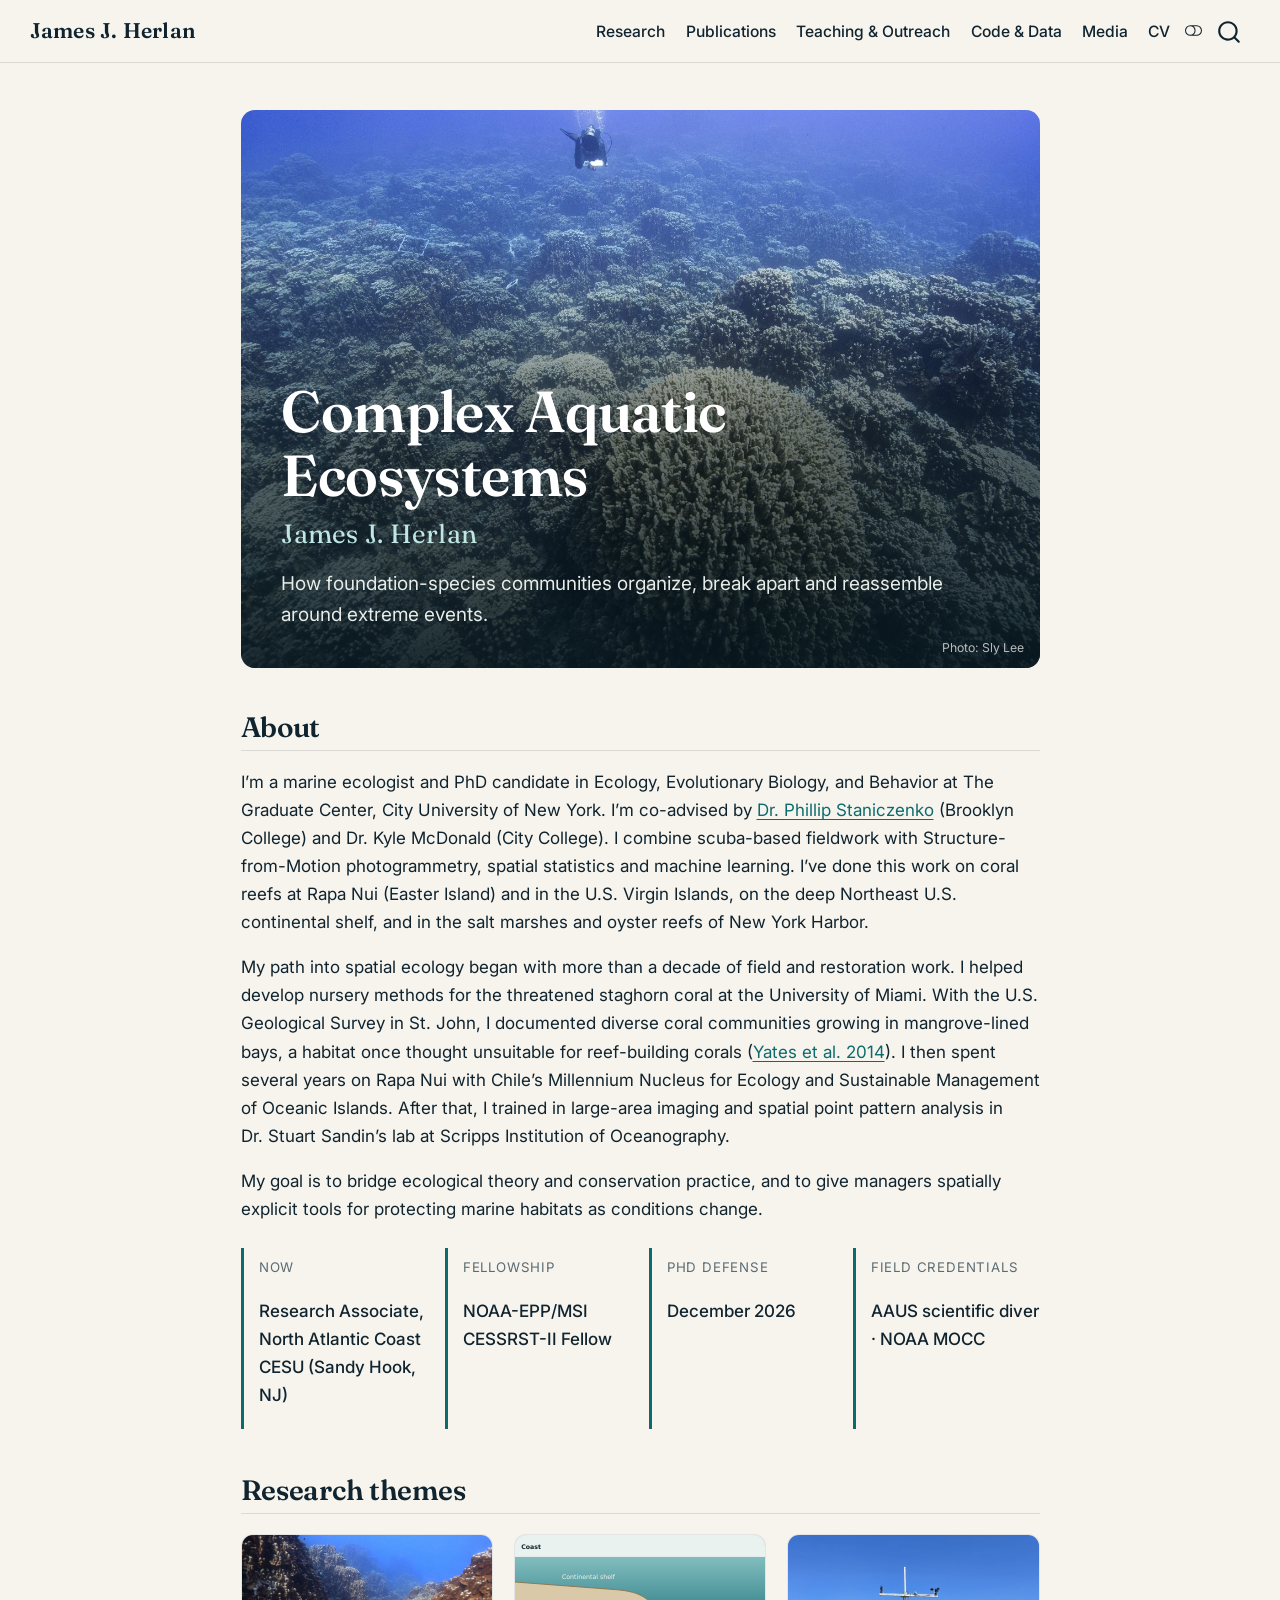
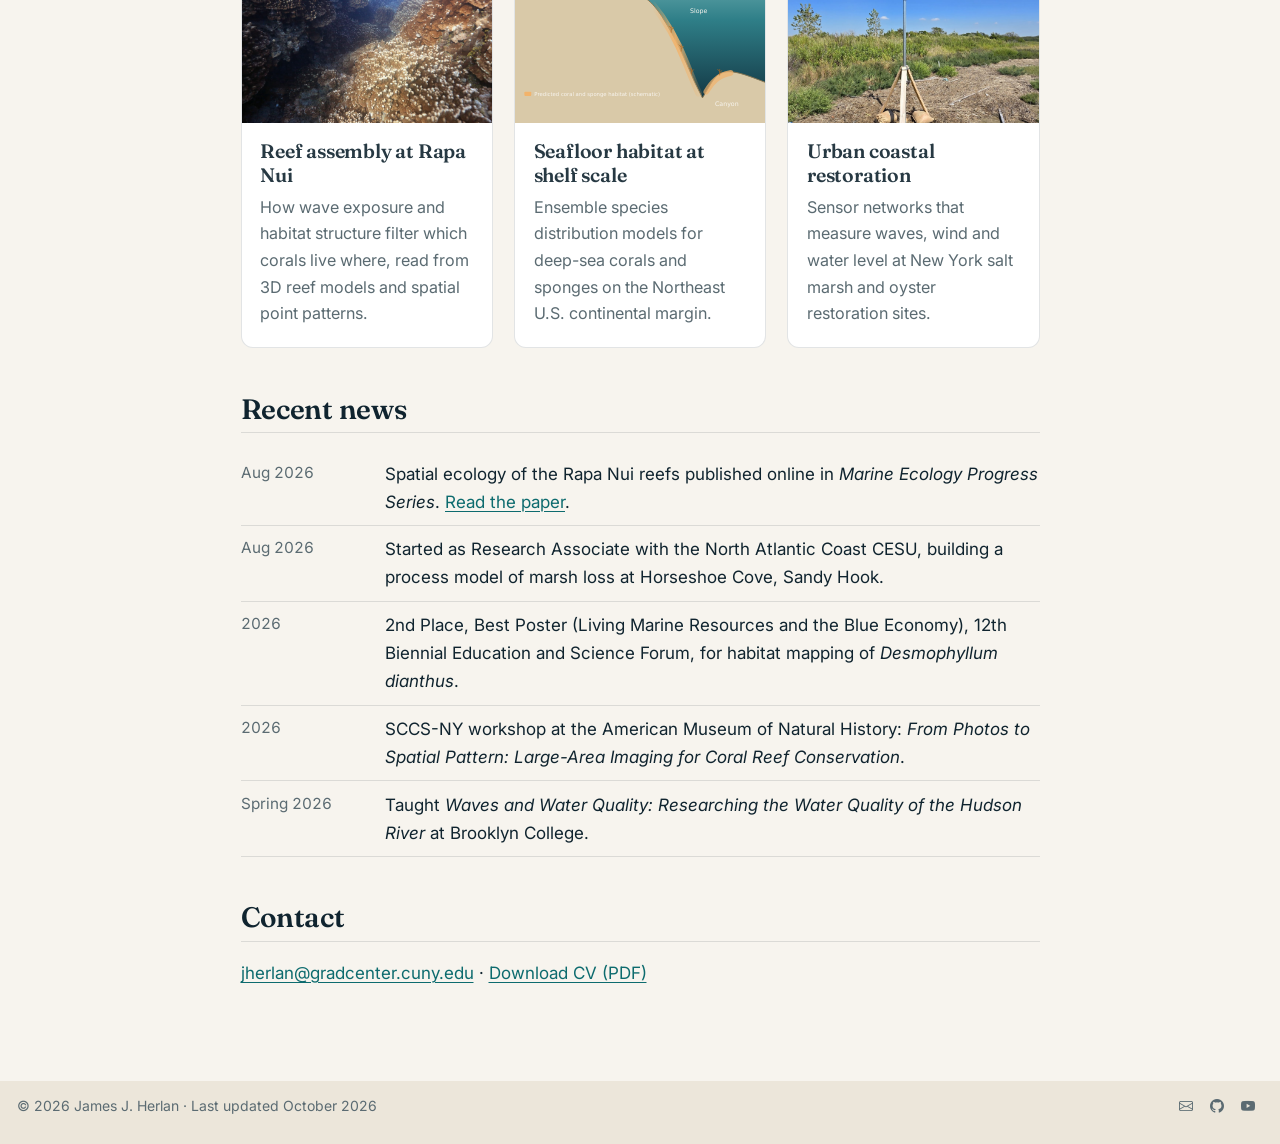
<file: index.html>
<!DOCTYPE html>
<html xmlns="http://www.w3.org/1999/xhtml" lang="en" xml:lang="en"><head>

<meta charset="utf-8">
<meta name="generator" content="quarto-1.10.19">

<meta name="viewport" content="width=device-width, initial-scale=1.0, user-scalable=yes">

<meta name="description" content="Complex Aquatic Ecosystems: how foundation-species communities organize, break apart and reassemble around extreme events.">

<title>James J. Herlan · Complex Aquatic Ecosystems – James J. Herlan</title>
<style>
/* Default styles provided by pandoc.
** See https://pandoc.org/MANUAL.html#variables-for-html for config info.
*/
span.smallcaps{font-variant: small-caps;}
div.columns{display: flex; gap: 1.5em;}
div.column{flex: auto;}
@media screen {
div.columns{gap: min(4vw, 1.5em);}
div.column{overflow-x: auto;}
}
div.hanging-indent{margin-left: 1.5em; text-indent: -1.5em;}
ul.task-list{list-style: none;}
ul.task-list li input[type="checkbox"] {
  width: 0.8em;
  margin: 0 0.8em 0.2em -1em; /* quarto-specific, see https://github.com/quarto-dev/quarto-cli/issues/4556 */ 
  vertical-align: middle;
}
</style>


<script src="site_libs/quarto-nav/quarto-nav.js"></script>
<script src="site_libs/quarto-nav/headroom.min.js"></script>
<script src="site_libs/clipboard/clipboard.min.js"></script>
<script src="site_libs/quarto-search/autocomplete.umd.js"></script>
<script src="site_libs/quarto-search/fuse.min.js"></script>
<script src="site_libs/quarto-search/quarto-search.js"></script>
<meta name="quarto:offset" content="./">
<link href="./images/favicon.svg" rel="icon" type="image/svg+xml">
<script src="site_libs/quarto-html/quarto.js" type="module"></script>
<script src="site_libs/quarto-html/tabsets/tabsets.js" type="module"></script>
<script src="site_libs/quarto-html/popper.min.js"></script>
<script src="site_libs/quarto-html/tippy.umd.min.js"></script>
<link href="site_libs/quarto-html/tippy.css" rel="stylesheet">
<link href="site_libs/quarto-html/quarto-syntax-highlighting-bf27225e3a48a9273f3daa8f8e829971.css" rel="stylesheet" class="quarto-color-scheme" id="quarto-text-highlighting-styles">
<link href="site_libs/quarto-html/quarto-syntax-highlighting-dark-b626d73c4c936ccc3cb08be7d45d1df6.css" rel="stylesheet" class="quarto-color-scheme quarto-color-alternate" id="quarto-text-highlighting-styles">
<link href="site_libs/quarto-html/quarto-syntax-highlighting-bf27225e3a48a9273f3daa8f8e829971.css" rel="stylesheet" class="quarto-color-scheme-extra" id="quarto-text-highlighting-styles">
<script src="site_libs/bootstrap/bootstrap.min.js"></script>
<link href="site_libs/bootstrap/bootstrap-icons.css" rel="stylesheet">
<link href="site_libs/bootstrap/bootstrap-4995d220564330cc428f97568db1d78e.min.css" rel="stylesheet" append-hash="true" class="quarto-color-scheme" id="quarto-bootstrap" data-mode="light">
<link href="site_libs/bootstrap/bootstrap-dark-8c39c5db3395a95e699b9a64133fe088.min.css" rel="stylesheet" append-hash="true" class="quarto-color-scheme quarto-color-alternate" id="quarto-bootstrap" data-mode="dark">
<link href="site_libs/bootstrap/bootstrap-4995d220564330cc428f97568db1d78e.min.css" rel="stylesheet" append-hash="true" class="quarto-color-scheme-extra" id="quarto-bootstrap" data-mode="light">
<script id="quarto-search-options" type="application/json">{
  "location": "navbar",
  "copy-button": false,
  "collapse-after": 3,
  "panel-placement": "end",
  "type": "overlay",
  "limit": 50,
  "keyboard-shortcut": [
    "f",
    "/",
    "s"
  ],
  "show-item-context": false,
  "language": {
    "search-no-results-text": "No results",
    "search-matching-documents-text": "matching documents",
    "search-copy-link-title": "Copy link to search",
    "search-hide-matches-text": "Hide additional matches",
    "search-more-match-text": "more match in this document",
    "search-more-matches-text": "more matches in this document",
    "search-clear-button-title": "Clear",
    "search-text-placeholder": "",
    "search-detached-cancel-button-title": "Cancel",
    "search-submit-button-title": "Submit",
    "search-label": "Search"
  }
}</script>
<style>html{ scroll-behavior: smooth; }</style>


<link rel="stylesheet" href="styles/site.css">
<meta property="og:title" content="James J. Herlan · Complex Aquatic Ecosystems">
<meta property="og:description" content="Complex Aquatic Ecosystems: how foundation-species communities organize, break apart and reassemble around extreme events.">
<meta property="og:image" content="https://jjherlan.github.io/images/reef-diver.jpg">
<meta property="og:site_name" content="James J. Herlan">
<meta name="twitter:title" content="James J. Herlan · Complex Aquatic Ecosystems">
<meta name="twitter:description" content="Complex Aquatic Ecosystems: how foundation-species communities organize, break apart and reassemble around extreme events.">
<meta name="twitter:image" content="https://jjherlan.github.io/images/reef-slope.jpg">
<meta name="twitter:image:alt" content="Massive Porites and branching Pocillopora corals on a reef slope.">
<meta name="twitter:card" content="summary_large_image">
</head>

<body class="nav-fixed fullcontent quarto-light"><script id="quarto-html-before-body" type="application/javascript">
    const toggleBodyColorMode = (bsSheetEl) => {
      const mode = bsSheetEl.getAttribute("data-mode");
      const bodyEl = window.document.querySelector("body");
      if (mode === "dark") {
        bodyEl.classList.add("quarto-dark");
        bodyEl.classList.remove("quarto-light");
      } else {
        bodyEl.classList.add("quarto-light");
        bodyEl.classList.remove("quarto-dark");
      }
    }
    const toggleBodyColorPrimary = () => {
      const bsSheetEl = window.document.querySelector("link#quarto-bootstrap:not([rel=disabled-stylesheet])");
      if (bsSheetEl) {
        toggleBodyColorMode(bsSheetEl);
      }
    }
    const setColorSchemeToggle = (alternate) => {
      const toggles = window.document.querySelectorAll('.quarto-color-scheme-toggle');
      for (let i=0; i < toggles.length; i++) {
        const toggle = toggles[i];
        if (toggle) {
          if (alternate) {
            toggle.classList.add("alternate");
          } else {
            toggle.classList.remove("alternate");
          }
        }
      }
    };
    const toggleColorMode = (alternate) => {
      // Switch the stylesheets
      const primaryStylesheets = window.document.querySelectorAll('link.quarto-color-scheme:not(.quarto-color-alternate)');
      const alternateStylesheets = window.document.querySelectorAll('link.quarto-color-scheme.quarto-color-alternate');
      manageTransitions('#quarto-margin-sidebar .nav-link', false);
      if (alternate) {
        // note: dark is layered on light, we don't disable primary!
        enableStylesheet(alternateStylesheets);
        for (const sheetNode of alternateStylesheets) {
          if (sheetNode.id === "quarto-bootstrap") {
            toggleBodyColorMode(sheetNode);
          }
        }
      } else {
        disableStylesheet(alternateStylesheets);
        enableStylesheet(primaryStylesheets)
        toggleBodyColorPrimary();
      }
      manageTransitions('#quarto-margin-sidebar .nav-link', true);
      // Switch the toggles
      setColorSchemeToggle(alternate)
      // Hack to workaround the fact that safari doesn't
      // properly recolor the scrollbar when toggling (#1455)
      if (navigator.userAgent.indexOf('Safari') > 0 && navigator.userAgent.indexOf('Chrome') == -1) {
        manageTransitions("body", false);
        window.scrollTo(0, 1);
        setTimeout(() => {
          window.scrollTo(0, 0);
          manageTransitions("body", true);
        }, 40);
      }
    }
    const disableStylesheet = (stylesheets) => {
      for (let i=0; i < stylesheets.length; i++) {
        const stylesheet = stylesheets[i];
        stylesheet.rel = 'disabled-stylesheet';
      }
    }
    const enableStylesheet = (stylesheets) => {
      for (let i=0; i < stylesheets.length; i++) {
        const stylesheet = stylesheets[i];
        if(stylesheet.rel !== 'stylesheet') { // for Chrome, which will still FOUC without this check
          stylesheet.rel = 'stylesheet';
        }
      }
    }
    const manageTransitions = (selector, allowTransitions) => {
      const els = window.document.querySelectorAll(selector);
      for (let i=0; i < els.length; i++) {
        const el = els[i];
        if (allowTransitions) {
          el.classList.remove('notransition');
        } else {
          el.classList.add('notransition');
        }
      }
    }
    const isFileUrl = () => {
      return window.location.protocol === 'file:';
    }
    const hasAlternateSentinel = () => {
      let styleSentinel = getColorSchemeSentinel();
      if (styleSentinel !== null) {
        return styleSentinel === "alternate";
      } else {
        return false;
      }
    }
    const setStyleSentinel = (alternate) => {
      const value = alternate ? "alternate" : "default";
      if (!isFileUrl()) {
        window.localStorage.setItem("quarto-color-scheme", value);
      } else {
        localAlternateSentinel = value;
      }
    }
    const getColorSchemeSentinel = () => {
      if (!isFileUrl()) {
        const storageValue = window.localStorage.getItem("quarto-color-scheme");
        return storageValue != null ? storageValue : localAlternateSentinel;
      } else {
        return localAlternateSentinel;
      }
    }
    const toggleGiscusIfUsed = (isAlternate, darkModeDefault) => {
      const baseTheme = document.querySelector('#giscus-base-theme')?.value ?? 'light';
      const alternateTheme = document.querySelector('#giscus-alt-theme')?.value ?? 'dark';
      let newTheme = '';
      if(authorPrefersDark) {
        newTheme = isAlternate ? baseTheme : alternateTheme;
      } else {
        newTheme = isAlternate ? alternateTheme : baseTheme;
      }
      const changeGiscusTheme = () => {
        // From: https://github.com/giscus/giscus/issues/336
        const sendMessage = (message) => {
          const iframe = document.querySelector('iframe.giscus-frame');
          if (!iframe) return;
          iframe.contentWindow.postMessage({ giscus: message }, 'https://giscus.app');
        }
        sendMessage({
          setConfig: {
            theme: newTheme
          }
        });
      }
      const isGiscussLoaded = window.document.querySelector('iframe.giscus-frame') !== null;
      if (isGiscussLoaded) {
        changeGiscusTheme();
      }
    };
    const authorPrefersDark = false;
    const queryPrefersDark = window.matchMedia('(prefers-color-scheme: dark)');
    const darkModeDefault = queryPrefersDark.matches;
      document.querySelector('link#quarto-text-highlighting-styles.quarto-color-scheme-extra').rel = 'disabled-stylesheet';
      document.querySelector('link#quarto-bootstrap.quarto-color-scheme-extra').rel = 'disabled-stylesheet';
    let localAlternateSentinel = darkModeDefault ? 'alternate' : 'default';
    // Dark / light mode switch
    window.quartoToggleColorScheme = () => {
      // Read the current dark / light value
      let toAlternate = !hasAlternateSentinel();
      toggleColorMode(toAlternate);
      setStyleSentinel(toAlternate);
      toggleGiscusIfUsed(toAlternate, darkModeDefault);
      window.dispatchEvent(new Event('resize'));
    };
    queryPrefersDark.addEventListener("change", e => {
      if(window.localStorage.getItem("quarto-color-scheme") !== null)
        return;
      const alternate = e.matches
      toggleColorMode(alternate);
      localAlternateSentinel = e.matches ? 'alternate' : 'default'; // this is used alongside local storage!
      toggleGiscusIfUsed(alternate, darkModeDefault);
    });
    // Switch to dark mode if need be
    if (hasAlternateSentinel()) {
      toggleColorMode(true);
    } else {
      toggleColorMode(false);
    }
  </script>

<div id="quarto-search-results"></div>
  <header id="quarto-header" class="headroom fixed-top">
    <nav class="navbar navbar-expand-lg " data-bs-theme="dark">
      <div class="navbar-container container-fluid">
      <div class="navbar-brand-container mx-auto">
    <a class="navbar-brand" href="./index.html">
    <span class="navbar-title">James J. Herlan</span>
    </a>
  </div>
            <div id="quarto-search" class="" title="Search"></div>
          <button class="navbar-toggler" type="button" data-bs-toggle="collapse" data-bs-target="#navbarCollapse" aria-controls="navbarCollapse" role="menu" aria-expanded="false" aria-label="Toggle navigation" onclick="if (window.quartoToggleHeadroom) { window.quartoToggleHeadroom(); }">
  <span class="navbar-toggler-icon"></span>
</button>
          <div class="collapse navbar-collapse" id="navbarCollapse">
            <ul class="navbar-nav navbar-nav-scroll me-auto">
</ul>
            <ul class="navbar-nav navbar-nav-scroll ms-auto">
  <li class="nav-item">
    <a class="nav-link" href="./research.html"> 
<span class="menu-text">Research</span></a>
  </li>  
  <li class="nav-item">
    <a class="nav-link" href="./publications.html"> 
<span class="menu-text">Publications</span></a>
  </li>  
  <li class="nav-item">
    <a class="nav-link" href="./teaching.html"> 
<span class="menu-text">Teaching &amp; Outreach</span></a>
  </li>  
  <li class="nav-item">
    <a class="nav-link" href="./code.html"> 
<span class="menu-text">Code &amp; Data</span></a>
  </li>  
  <li class="nav-item">
    <a class="nav-link" href="./media.html"> 
<span class="menu-text">Media</span></a>
  </li>  
  <li class="nav-item">
    <a class="nav-link" href="./cv.html"> 
<span class="menu-text">CV</span></a>
  </li>  
</ul>
          </div> <!-- /navcollapse -->
            <div class="quarto-navbar-tools">
  <a href="" class="quarto-color-scheme-toggle quarto-navigation-tool  px-1" onclick="window.quartoToggleColorScheme(); return false;" title="Toggle dark mode"><i class="bi"></i></a>
</div>
      </div> <!-- /container-fluid -->
    </nav>
</header>
<!-- content -->
<div id="quarto-content" class="quarto-container page-columns page-rows-contents page-layout-article page-navbar">
<!-- sidebar -->
<!-- margin-sidebar -->
    
<!-- main -->
<main class="content" id="quarto-document-content"><header id="title-block-header" class="quarto-title-block"></header>





<div class="hero" style="background-image: url('images/reef-diver.jpg');" role="img" aria-label="A diver swims above a shallow coral reef with a large coral colony in the foreground.">
<div class="hero-text">
<p class="hero-name" role="heading" aria-level="1">
Complex Aquatic Ecosystems
</p>
<p><span class="lab">James J. Herlan</span></p>
<p>How foundation-species communities organize, break apart and reassemble around extreme events.</p>
</div>
<p><span class="hero-credit">Photo: Sly Lee</span></p>
</div>
<section id="about" class="level2">
<h2 data-anchor-id="about">About</h2>
<p>I’m a marine ecologist and PhD candidate in Ecology, Evolutionary Biology, and Behavior at The Graduate Center, City University of New York. I’m co-advised by <a href="https://staniczenkoresearch.net">Dr.&nbsp;Phillip Staniczenko</a> (Brooklyn College) and Dr.&nbsp;Kyle McDonald (City College). I combine scuba-based fieldwork with Structure-from-Motion photogrammetry, spatial statistics and machine learning. I’ve done this work on coral reefs at Rapa Nui (Easter Island) and in the U.S. Virgin Islands, on the deep Northeast U.S. continental shelf, and in the salt marshes and oyster reefs of New York Harbor.</p>
<p>My path into spatial ecology began with more than a decade of field and restoration work. I helped develop nursery methods for the threatened staghorn coral at the University of Miami. With the U.S. Geological Survey in St.&nbsp;John, I documented diverse coral communities growing in mangrove-lined bays, a habitat once thought unsuitable for reef-building corals (<a href="https://doi.org/10.5194/bg-11-4321-2014">Yates et al.&nbsp;2014</a>). I then spent several years on Rapa Nui with Chile’s Millennium Nucleus for Ecology and Sustainable Management of Oceanic Islands. After that, I trained in large-area imaging and spatial point pattern analysis in Dr.&nbsp;Stuart Sandin’s lab at Scripps Institution of Oceanography.</p>
<p>My goal is to bridge ecological theory and conservation practice, and to give managers spatially explicit tools for protecting marine habitats as conditions change.</p>
<div class="facts">
<div class="fact">
<p><span class="k">Now</span></p>
<p><span class="v">Research Associate, North Atlantic Coast CESU (Sandy Hook, NJ)</span></p>
</div>
<div class="fact">
<p><span class="k">Fellowship</span></p>
<p><span class="v">NOAA-EPP/MSI CESSRST-II Fellow</span></p>
</div>
<div class="fact">
<p><span class="k">PhD defense</span></p>
<p><span class="v">December 2026</span></p>
</div>
<div class="fact">
<p><span class="k">Field credentials</span></p>
<p><span class="v">AAUS scientific diver · NOAA MOCC</span></p>
</div>
</div>
</section>
<section id="research-themes" class="level2">
<h2 data-anchor-id="research-themes">Research themes</h2>
<div class="theme-grid">
  <a class="theme-card" href="research.html#reef-assembly-at-rapa-nui">
    <img src="images/reef-slope.jpg" alt="Massive Porites and branching Pocillopora corals on a reef slope." loading="lazy">
    <div class="body"><h3>Reef assembly at Rapa Nui</h3>
    <p>How wave exposure and habitat structure filter which corals live where, read from 3D reef models and spatial point patterns.</p></div>
  </a>
  <a class="theme-card" href="research.html#seafloor-habitat-at-shelf-scale">
    <img src="images/shelf-schematic.svg" alt="Diagram of the continental shelf, slope and canyon with predicted coral and sponge habitat shaded." loading="lazy">
    <div class="body"><h3>Seafloor habitat at shelf scale</h3>
    <p>Ensemble species distribution models for deep-sea corals and sponges on the Northeast U.S. continental margin.</p></div>
  </a>
  <a class="theme-card" href="research.html#urban-coastal-restoration">
    <img src="images/saltmarsh-wind-station.jpg" alt="A wind and weather sensor station on a tripod in a salt marsh." loading="lazy">
    <div class="body"><h3>Urban coastal restoration</h3>
    <p>Sensor networks that measure waves, wind and water level at New York salt marsh and oyster restoration sites.</p></div>
  </a>
</div>
</section>
<section id="recent-news" class="level2">
<h2 data-anchor-id="recent-news">Recent news</h2>
<ul class="news">
<li>
<span class="when">Aug 2026</span><span>Spatial ecology of the Rapa Nui reefs published online in <em>Marine Ecology Progress Series</em>. <a href="https://doi.org/10.3354/meps15300">Read the paper</a>.</span>
</li>
<li>
<span class="when">Aug 2026</span><span>Started as Research Associate with the North Atlantic Coast CESU, building a process model of marsh loss at Horseshoe Cove, Sandy Hook.</span>
</li>
<li>
<span class="when">2026</span><span>2nd Place, Best Poster (Living Marine Resources and the Blue Economy), 12th Biennial Education and Science Forum, for habitat mapping of <em>Desmophyllum dianthus</em>.</span>
</li>
<li>
<span class="when">2026</span><span>SCCS-NY workshop at the American Museum of Natural History: <em>From Photos to Spatial Pattern: Large-Area Imaging for Coral Reef Conservation</em>.</span>
</li>
<li>
<span class="when">Spring 2026</span><span>Taught <em>Waves and Water Quality: Researching the Water Quality of the Hudson River</em> at Brooklyn College.</span>
</li>
</ul>
</section>
<section id="contact" class="level2">
<h2 data-anchor-id="contact">Contact</h2>
<p><a href="mailto:jherlan@gradcenter.cuny.edu">jherlan@gradcenter.cuny.edu</a> · <a href="files/Herlan_CV.pdf">Download CV (PDF)</a></p>


</section>

<a onclick="window.scrollTo(0, 0); return false;" role="button" id="quarto-back-to-top"><i class="bi bi-arrow-up"></i> Back to top</a></main> <!-- /main -->
<script id="quarto-html-after-body" type="application/javascript">
  window.document.addEventListener("DOMContentLoaded", function (event) {
    // Ensure there is a toggle, if there isn't float one in the top right
    if (window.document.querySelector('.quarto-color-scheme-toggle') === null) {
      const a = window.document.createElement('a');
      a.classList.add('top-right');
      a.classList.add('quarto-color-scheme-toggle');
      a.href = "";
      a.onclick = function() { try { window.quartoToggleColorScheme(); } catch {} return false; };
      const i = window.document.createElement("i");
      i.classList.add('bi');
      a.appendChild(i);
      window.document.body.appendChild(a);
    }
    setColorSchemeToggle(hasAlternateSentinel())
    const isCodeAnnotation = (el) => {
      for (const clz of el.classList) {
        if (clz.startsWith('code-annotation-')) {                     
          return true;
        }
      }
      return false;
    }
    const onCopySuccess = function(e) {
      // button target
      const button = e.trigger;
      // don't keep focus
      button.blur();
      // flash "checked"
      button.classList.add('code-copy-button-checked');
      var currentTitle = button.getAttribute("title");
      button.setAttribute("title", "Copied!");
      let tooltip;
      if (window.bootstrap) {
        button.setAttribute("data-bs-toggle", "tooltip");
        button.setAttribute("data-bs-placement", "left");
        button.setAttribute("data-bs-title", "Copied!");
        tooltip = new bootstrap.Tooltip(button, 
          { trigger: "manual", 
            customClass: "code-copy-button-tooltip",
            offset: [0, -8]});
        tooltip.show();    
      }
      setTimeout(function() {
        if (tooltip) {
          tooltip.hide();
          button.removeAttribute("data-bs-title");
          button.removeAttribute("data-bs-toggle");
          button.removeAttribute("data-bs-placement");
        }
        button.setAttribute("title", currentTitle);
        button.classList.remove('code-copy-button-checked');
      }, 1000);
      // clear code selection
      e.clearSelection();
    }
    const getTextToCopy = function(trigger) {
      const outerScaffold = trigger.parentElement.cloneNode(true);
      const codeEl = outerScaffold.querySelector('code');
      for (const childEl of codeEl.children) {
        if (isCodeAnnotation(childEl)) {
          childEl.remove();
        }
      }
      return codeEl.innerText;
    }
    const clipboard = new window.ClipboardJS('.code-copy-button:not([data-in-quarto-modal])', {
      text: getTextToCopy
    });
    clipboard.on('success', onCopySuccess);
    if (window.document.getElementById('quarto-embedded-source-code-modal')) {
      const clipboardModal = new window.ClipboardJS('.code-copy-button[data-in-quarto-modal]', {
        text: getTextToCopy,
        container: window.document.getElementById('quarto-embedded-source-code-modal')
      });
      clipboardModal.on('success', onCopySuccess);
    }
      var localhostRegex = new RegExp(/^(?:http|https):\/\/localhost\:?[0-9]*\//);
      var mailtoRegex = new RegExp(/^mailto:/);
        var filterRegex = new RegExp("https:\/\/jjherlan\.github\.io");
      var isInternal = (href) => {
          return filterRegex.test(href) || localhostRegex.test(href) || mailtoRegex.test(href);
      }
      // Inspect non-navigation links and adorn them if external
     var links = window.document.querySelectorAll('a[href]:not(.nav-link):not(.navbar-brand):not(.toc-action):not(.sidebar-link):not(.sidebar-item-toggle):not(.pagination-link):not(.no-external):not([aria-hidden]):not(.dropdown-item):not(.quarto-navigation-tool):not(.about-link)');
      for (var i=0; i<links.length; i++) {
        const link = links[i];
        if (!isInternal(link.href)) {
          // undo the damage that might have been done by quarto-nav.js in the case of
          // links that we want to consider external
          if (link.dataset.originalHref !== undefined) {
            link.href = link.dataset.originalHref;
          }
            // target, if specified
            link.setAttribute("target", "_blank");
            if (link.getAttribute("rel") === null) {
              link.setAttribute("rel", "noopener");
            }
        }
      }
    function tippyHover(el, contentFn, onTriggerFn, onUntriggerFn) {
      const config = {
        allowHTML: true,
        maxWidth: 500,
        delay: 100,
        arrow: false,
        appendTo: function(el) {
            return el.parentElement;
        },
        interactive: true,
        interactiveBorder: 10,
        theme: 'quarto',
        placement: 'bottom-start',
      };
      if (contentFn) {
        config.content = contentFn;
      }
      if (onTriggerFn) {
        config.onTrigger = onTriggerFn;
      }
      if (onUntriggerFn) {
        config.onUntrigger = onUntriggerFn;
      }
      window.tippy(el, config); 
    }
    const noterefs = window.document.querySelectorAll('a[role="doc-noteref"]');
    for (var i=0; i<noterefs.length; i++) {
      const ref = noterefs[i];
      tippyHover(ref, function() {
        // use id or data attribute instead here
        let href = ref.getAttribute('data-footnote-href') || ref.getAttribute('href');
        try { href = new URL(href).hash; } catch {}
        const id = href.replace(/^#\/?/, "");
        const note = window.document.getElementById(id);
        if (note) {
          return note.innerHTML;
        } else {
          return "";
        }
      });
    }
    const xrefs = window.document.querySelectorAll('a.quarto-xref');
    const processXRef = (id, note) => {
      // Strip column container classes
      const stripColumnClz = (el) => {
        el.classList.remove("page-full", "page-columns");
        if (el.children) {
          for (const child of el.children) {
            stripColumnClz(child);
          }
        }
      }
      stripColumnClz(note)
      if (id === null || id.startsWith('sec-')) {
        // Special case sections, only their first couple elements
        const container = document.createElement("div");
        if (note.children && note.children.length > 2) {
          container.appendChild(note.children[0].cloneNode(true));
          for (let i = 1; i < note.children.length; i++) {
            const child = note.children[i];
            if (child.tagName === "P" && child.innerText === "") {
              continue;
            } else {
              container.appendChild(child.cloneNode(true));
              break;
            }
          }
          if (window.Quarto?.typesetMath) {
            window.Quarto.typesetMath(container);
          }
          return container.innerHTML
        } else {
          if (window.Quarto?.typesetMath) {
            window.Quarto.typesetMath(note);
          }
          return note.innerHTML;
        }
      } else {
        // Remove any anchor links if they are present
        const anchorLink = note.querySelector('a.anchorjs-link');
        if (anchorLink) {
          anchorLink.remove();
        }
        if (window.Quarto?.typesetMath) {
          window.Quarto.typesetMath(note);
        }
        if (note.classList.contains("callout")) {
          return note.outerHTML;
        } else {
          return note.innerHTML;
        }
      }
    }
    for (var i=0; i<xrefs.length; i++) {
      const xref = xrefs[i];
      tippyHover(xref, undefined, function(instance) {
        instance.disable();
        let url = xref.getAttribute('href');
        let hash = undefined; 
        if (url.startsWith('#')) {
          hash = url;
        } else {
          try { hash = new URL(url).hash; } catch {}
        }
        if (hash) {
          const id = hash.replace(/^#\/?/, "");
          const note = window.document.getElementById(id);
          if (note !== null) {
            try {
              const html = processXRef(id, note.cloneNode(true));
              instance.setContent(html);
            } finally {
              instance.enable();
              instance.show();
            }
          } else {
            // See if we can fetch this
            fetch(url.split('#')[0])
            .then(res => res.text())
            .then(html => {
              const parser = new DOMParser();
              const htmlDoc = parser.parseFromString(html, "text/html");
              const note = htmlDoc.getElementById(id);
              if (note !== null) {
                const html = processXRef(id, note);
                instance.setContent(html);
              } 
            }).finally(() => {
              instance.enable();
              instance.show();
            });
          }
        } else {
          // See if we can fetch a full url (with no hash to target)
          // This is a special case and we should probably do some content thinning / targeting
          fetch(url)
          .then(res => res.text())
          .then(html => {
            const parser = new DOMParser();
            const htmlDoc = parser.parseFromString(html, "text/html");
            const note = htmlDoc.querySelector('main.content');
            if (note !== null) {
              // This should only happen for chapter cross references
              // (since there is no id in the URL)
              // remove the first header
              if (note.children.length > 0 && note.children[0].tagName === "HEADER") {
                note.children[0].remove();
              }
              const html = processXRef(null, note);
              instance.setContent(html);
            } 
          }).finally(() => {
            instance.enable();
            instance.show();
          });
        }
      }, function(instance) {
      });
    }
        let selectedAnnoteEl;
        const selectorForAnnotation = ( cell, annotation) => {
          let cellAttr = 'data-code-cell="' + cell + '"';
          let lineAttr = 'data-code-annotation="' +  annotation + '"';
          const selector = 'span[' + cellAttr + '][' + lineAttr + ']';
          return selector;
        }
        const selectCodeLines = (annoteEl) => {
          const doc = window.document;
          const targetCell = annoteEl.getAttribute("data-target-cell");
          const targetAnnotation = annoteEl.getAttribute("data-target-annotation");
          const annoteSpan = window.document.querySelector(selectorForAnnotation(targetCell, targetAnnotation));
          const lines = annoteSpan.getAttribute("data-code-lines").split(",");
          const lineIds = lines.map((line) => {
            return targetCell + "-" + line;
          })
          let top = null;
          let height = null;
          let parent = null;
          if (lineIds.length > 0) {
              //compute the position of the single el (top and bottom and make a div)
              const el = window.document.getElementById(lineIds[0]);
              top = el.offsetTop;
              height = el.offsetHeight;
              parent = el.parentElement.parentElement;
            if (lineIds.length > 1) {
              const lastEl = window.document.getElementById(lineIds[lineIds.length - 1]);
              const bottom = lastEl.offsetTop + lastEl.offsetHeight;
              height = bottom - top;
            }
            if (top !== null && height !== null && parent !== null) {
              // cook up a div (if necessary) and position it 
              let div = window.document.getElementById("code-annotation-line-highlight");
              if (div === null) {
                div = window.document.createElement("div");
                div.setAttribute("id", "code-annotation-line-highlight");
                div.style.position = 'absolute';
                parent.appendChild(div);
              }
              div.style.top = top - 2 + "px";
              div.style.height = height + 4 + "px";
              div.style.left = 0;
              let gutterDiv = window.document.getElementById("code-annotation-line-highlight-gutter");
              if (gutterDiv === null) {
                gutterDiv = window.document.createElement("div");
                gutterDiv.setAttribute("id", "code-annotation-line-highlight-gutter");
                gutterDiv.style.position = 'absolute';
                const codeCell = window.document.getElementById(targetCell);
                const gutter = codeCell.querySelector('.code-annotation-gutter');
                gutter.appendChild(gutterDiv);
              }
              gutterDiv.style.top = top - 2 + "px";
              gutterDiv.style.height = height + 4 + "px";
            }
            selectedAnnoteEl = annoteEl;
          }
        };
        const unselectCodeLines = () => {
          const elementsIds = ["code-annotation-line-highlight", "code-annotation-line-highlight-gutter"];
          elementsIds.forEach((elId) => {
            const div = window.document.getElementById(elId);
            if (div) {
              div.remove();
            }
          });
          selectedAnnoteEl = undefined;
        };
          // Handle positioning of the toggle
      window.addEventListener(
        "resize",
        throttle(() => {
          elRect = undefined;
          if (selectedAnnoteEl) {
            selectCodeLines(selectedAnnoteEl);
          }
        }, 10)
      );
      function throttle(fn, ms) {
      let throttle = false;
      let timer;
        return (...args) => {
          if(!throttle) { // first call gets through
              fn.apply(this, args);
              throttle = true;
          } else { // all the others get throttled
              if(timer) clearTimeout(timer); // cancel #2
              timer = setTimeout(() => {
                fn.apply(this, args);
                timer = throttle = false;
              }, ms);
          }
        };
      }
        // Attach click handler to the DT
        const annoteDls = window.document.querySelectorAll('dt[data-target-cell]');
        for (const annoteDlNode of annoteDls) {
          annoteDlNode.addEventListener('click', (event) => {
            const clickedEl = event.target;
            if (clickedEl !== selectedAnnoteEl) {
              unselectCodeLines();
              const activeEl = window.document.querySelector('dt[data-target-cell].code-annotation-active');
              if (activeEl) {
                activeEl.classList.remove('code-annotation-active');
              }
              selectCodeLines(clickedEl);
              clickedEl.classList.add('code-annotation-active');
            } else {
              // Unselect the line
              unselectCodeLines();
              clickedEl.classList.remove('code-annotation-active');
            }
          });
        }
    const findCites = (el) => {
      const parentEl = el.parentElement;
      if (parentEl) {
        const cites = parentEl.dataset.cites;
        if (cites) {
          return {
            el,
            cites: cites.split(' ')
          };
        } else {
          return findCites(el.parentElement)
        }
      } else {
        return undefined;
      }
    };
    var bibliorefs = window.document.querySelectorAll('a[role="doc-biblioref"]');
    for (var i=0; i<bibliorefs.length; i++) {
      const ref = bibliorefs[i];
      const citeInfo = findCites(ref);
      if (citeInfo) {
        tippyHover(citeInfo.el, function() {
          var popup = window.document.createElement('div');
          citeInfo.cites.forEach(function(cite) {
            var citeDiv = window.document.createElement('div');
            citeDiv.classList.add('hanging-indent');
            citeDiv.classList.add('csl-entry');
            var biblioDiv = window.document.getElementById('ref-' + cite);
            if (biblioDiv) {
              citeDiv.innerHTML = biblioDiv.innerHTML;
            }
            popup.appendChild(citeDiv);
          });
          return popup.innerHTML;
        });
      }
    }
  });
  </script>
</div> <!-- /content -->
<footer class="footer">
  <div class="nav-footer">
    <div class="nav-footer-left">
<p>© 2026 James J. Herlan · Last updated October 2026</p>
</div>   
    <div class="nav-footer-center">
      &nbsp;
    </div>
    <div class="nav-footer-right">
      <ul class="footer-items list-unstyled">
    <li class="nav-item compact">
    <a class="nav-link" href="mailto:jherlan@gradcenter.cuny.edu">
      <i class="bi bi-envelope" role="img" aria-label="Email">
</i> 
    </a>
  </li>  
    <li class="nav-item compact">
    <a class="nav-link" href="https://github.com/jjherlan">
      <i class="bi bi-github" role="img" aria-label="GitHub">
</i> 
    </a>
  </li>  
    <li class="nav-item compact">
    <a class="nav-link" href="https://www.youtube.com/@jamesherlan2388">
      <i class="bi bi-youtube" role="img" aria-label="YouTube">
</i> 
    </a>
  </li>  
</ul>
    </div>
  </div>
</footer>




<script src="site_libs/quarto-html/zenscroll-min.js"></script>
</body></html>
</file>
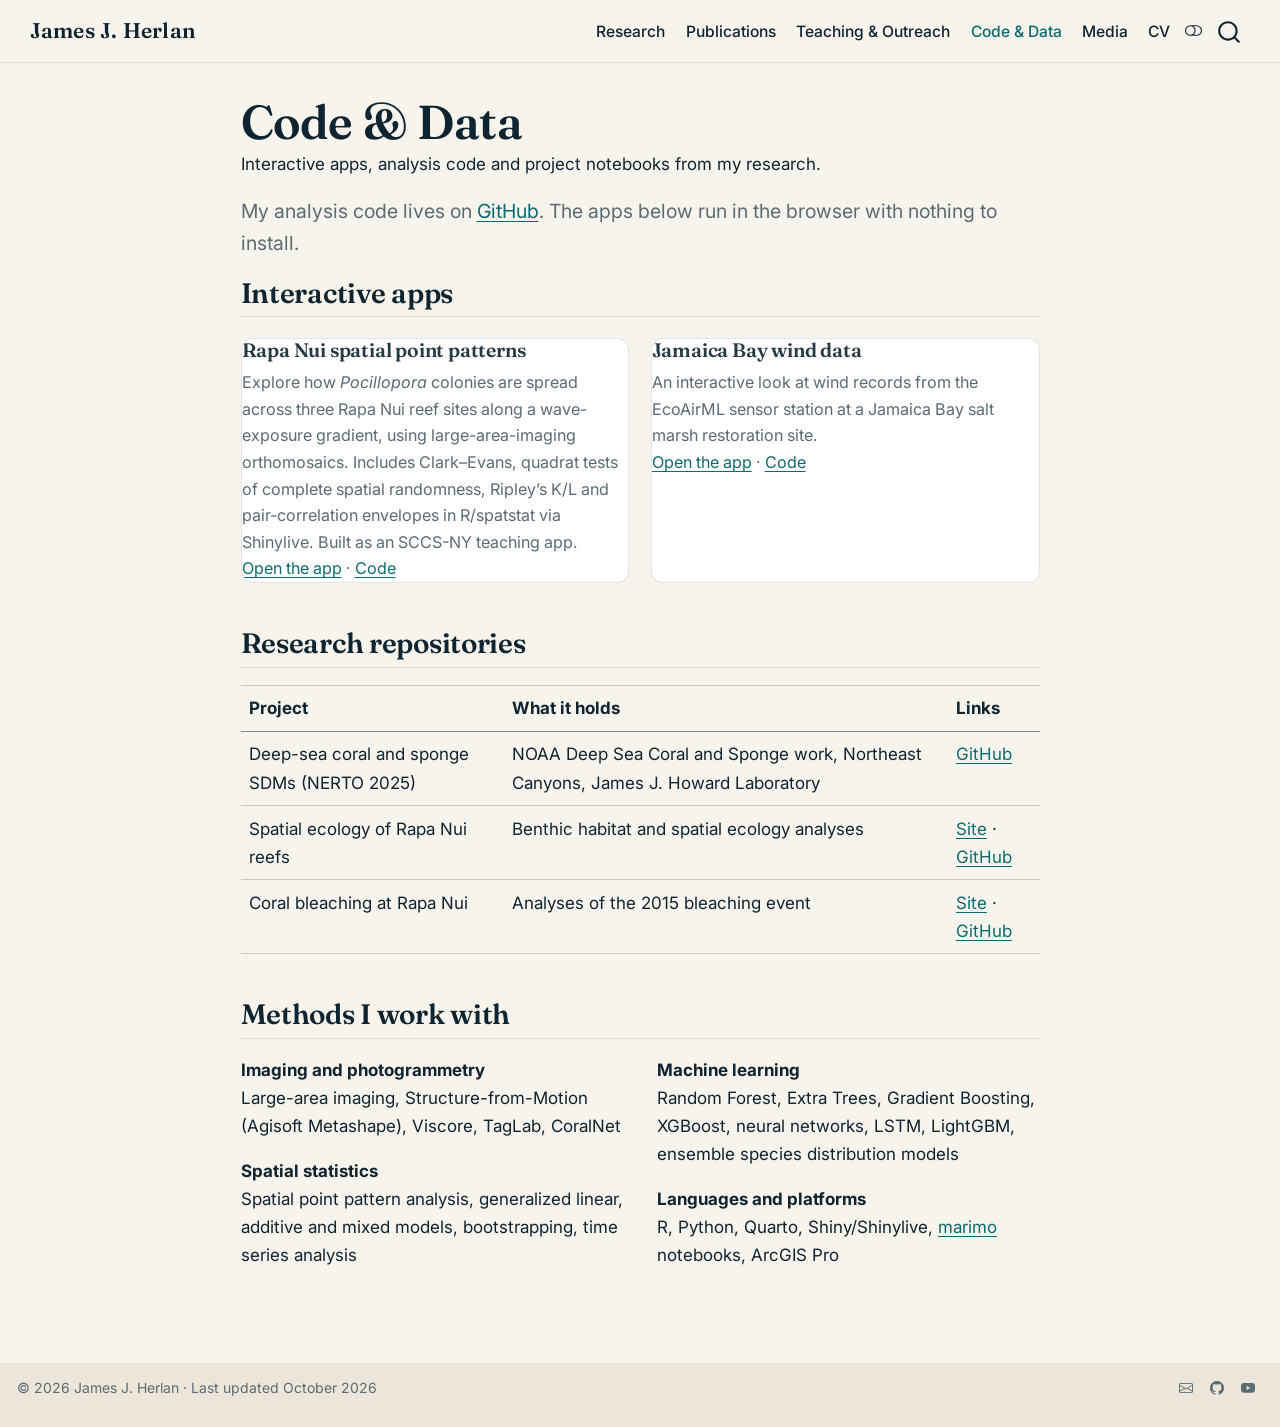
<file: code.html>
<!DOCTYPE html>
<html xmlns="http://www.w3.org/1999/xhtml" lang="en" xml:lang="en"><head>

<meta charset="utf-8">
<meta name="generator" content="quarto-1.10.19">

<meta name="viewport" content="width=device-width, initial-scale=1.0, user-scalable=yes">

<meta name="description" content="Interactive apps, analysis code and project notebooks from my research.">

<title>Code &amp; Data – James J. Herlan</title>
<style>
/* Default styles provided by pandoc.
** See https://pandoc.org/MANUAL.html#variables-for-html for config info.
*/
span.smallcaps{font-variant: small-caps;}
div.columns{display: flex; gap: 1.5em;}
div.column{flex: auto;}
@media screen {
div.columns{gap: min(4vw, 1.5em);}
div.column{overflow-x: auto;}
}
div.hanging-indent{margin-left: 1.5em; text-indent: -1.5em;}
ul.task-list{list-style: none;}
ul.task-list li input[type="checkbox"] {
  width: 0.8em;
  margin: 0 0.8em 0.2em -1em; /* quarto-specific, see https://github.com/quarto-dev/quarto-cli/issues/4556 */ 
  vertical-align: middle;
}
</style>


<script src="site_libs/quarto-nav/quarto-nav.js"></script>
<script src="site_libs/quarto-nav/headroom.min.js"></script>
<script src="site_libs/clipboard/clipboard.min.js"></script>
<script src="site_libs/quarto-search/autocomplete.umd.js"></script>
<script src="site_libs/quarto-search/fuse.min.js"></script>
<script src="site_libs/quarto-search/quarto-search.js"></script>
<meta name="quarto:offset" content="./">
<link href="./images/favicon.svg" rel="icon" type="image/svg+xml">
<script src="site_libs/quarto-html/quarto.js" type="module"></script>
<script src="site_libs/quarto-html/tabsets/tabsets.js" type="module"></script>
<script src="site_libs/quarto-html/popper.min.js"></script>
<script src="site_libs/quarto-html/tippy.umd.min.js"></script>
<link href="site_libs/quarto-html/tippy.css" rel="stylesheet">
<link href="site_libs/quarto-html/quarto-syntax-highlighting-bf27225e3a48a9273f3daa8f8e829971.css" rel="stylesheet" class="quarto-color-scheme" id="quarto-text-highlighting-styles">
<link href="site_libs/quarto-html/quarto-syntax-highlighting-dark-b626d73c4c936ccc3cb08be7d45d1df6.css" rel="stylesheet" class="quarto-color-scheme quarto-color-alternate" id="quarto-text-highlighting-styles">
<link href="site_libs/quarto-html/quarto-syntax-highlighting-bf27225e3a48a9273f3daa8f8e829971.css" rel="stylesheet" class="quarto-color-scheme-extra" id="quarto-text-highlighting-styles">
<script src="site_libs/bootstrap/bootstrap.min.js"></script>
<link href="site_libs/bootstrap/bootstrap-icons.css" rel="stylesheet">
<link href="site_libs/bootstrap/bootstrap-4995d220564330cc428f97568db1d78e.min.css" rel="stylesheet" append-hash="true" class="quarto-color-scheme" id="quarto-bootstrap" data-mode="light">
<link href="site_libs/bootstrap/bootstrap-dark-8c39c5db3395a95e699b9a64133fe088.min.css" rel="stylesheet" append-hash="true" class="quarto-color-scheme quarto-color-alternate" id="quarto-bootstrap" data-mode="dark">
<link href="site_libs/bootstrap/bootstrap-4995d220564330cc428f97568db1d78e.min.css" rel="stylesheet" append-hash="true" class="quarto-color-scheme-extra" id="quarto-bootstrap" data-mode="light">
<script id="quarto-search-options" type="application/json">{
  "location": "navbar",
  "copy-button": false,
  "collapse-after": 3,
  "panel-placement": "end",
  "type": "overlay",
  "limit": 50,
  "keyboard-shortcut": [
    "f",
    "/",
    "s"
  ],
  "show-item-context": false,
  "language": {
    "search-no-results-text": "No results",
    "search-matching-documents-text": "matching documents",
    "search-copy-link-title": "Copy link to search",
    "search-hide-matches-text": "Hide additional matches",
    "search-more-match-text": "more match in this document",
    "search-more-matches-text": "more matches in this document",
    "search-clear-button-title": "Clear",
    "search-text-placeholder": "",
    "search-detached-cancel-button-title": "Cancel",
    "search-submit-button-title": "Submit",
    "search-label": "Search"
  }
}</script>
<style>html{ scroll-behavior: smooth; }</style>


<link rel="stylesheet" href="styles/site.css">
<meta property="og:title" content="Code &amp; Data – James J. Herlan">
<meta property="og:description" content="Interactive apps, analysis code and project notebooks from my research.">
<meta property="og:image" content="https://jjherlan.github.io/images/reef-diver.jpg">
<meta property="og:site_name" content="James J. Herlan">
<meta name="twitter:title" content="Code &amp; Data – James J. Herlan">
<meta name="twitter:description" content="Interactive apps, analysis code and project notebooks from my research.">
<meta name="twitter:card" content="summary">
</head>

<body class="nav-fixed fullcontent quarto-light"><script id="quarto-html-before-body" type="application/javascript">
    const toggleBodyColorMode = (bsSheetEl) => {
      const mode = bsSheetEl.getAttribute("data-mode");
      const bodyEl = window.document.querySelector("body");
      if (mode === "dark") {
        bodyEl.classList.add("quarto-dark");
        bodyEl.classList.remove("quarto-light");
      } else {
        bodyEl.classList.add("quarto-light");
        bodyEl.classList.remove("quarto-dark");
      }
    }
    const toggleBodyColorPrimary = () => {
      const bsSheetEl = window.document.querySelector("link#quarto-bootstrap:not([rel=disabled-stylesheet])");
      if (bsSheetEl) {
        toggleBodyColorMode(bsSheetEl);
      }
    }
    const setColorSchemeToggle = (alternate) => {
      const toggles = window.document.querySelectorAll('.quarto-color-scheme-toggle');
      for (let i=0; i < toggles.length; i++) {
        const toggle = toggles[i];
        if (toggle) {
          if (alternate) {
            toggle.classList.add("alternate");
          } else {
            toggle.classList.remove("alternate");
          }
        }
      }
    };
    const toggleColorMode = (alternate) => {
      // Switch the stylesheets
      const primaryStylesheets = window.document.querySelectorAll('link.quarto-color-scheme:not(.quarto-color-alternate)');
      const alternateStylesheets = window.document.querySelectorAll('link.quarto-color-scheme.quarto-color-alternate');
      manageTransitions('#quarto-margin-sidebar .nav-link', false);
      if (alternate) {
        // note: dark is layered on light, we don't disable primary!
        enableStylesheet(alternateStylesheets);
        for (const sheetNode of alternateStylesheets) {
          if (sheetNode.id === "quarto-bootstrap") {
            toggleBodyColorMode(sheetNode);
          }
        }
      } else {
        disableStylesheet(alternateStylesheets);
        enableStylesheet(primaryStylesheets)
        toggleBodyColorPrimary();
      }
      manageTransitions('#quarto-margin-sidebar .nav-link', true);
      // Switch the toggles
      setColorSchemeToggle(alternate)
      // Hack to workaround the fact that safari doesn't
      // properly recolor the scrollbar when toggling (#1455)
      if (navigator.userAgent.indexOf('Safari') > 0 && navigator.userAgent.indexOf('Chrome') == -1) {
        manageTransitions("body", false);
        window.scrollTo(0, 1);
        setTimeout(() => {
          window.scrollTo(0, 0);
          manageTransitions("body", true);
        }, 40);
      }
    }
    const disableStylesheet = (stylesheets) => {
      for (let i=0; i < stylesheets.length; i++) {
        const stylesheet = stylesheets[i];
        stylesheet.rel = 'disabled-stylesheet';
      }
    }
    const enableStylesheet = (stylesheets) => {
      for (let i=0; i < stylesheets.length; i++) {
        const stylesheet = stylesheets[i];
        if(stylesheet.rel !== 'stylesheet') { // for Chrome, which will still FOUC without this check
          stylesheet.rel = 'stylesheet';
        }
      }
    }
    const manageTransitions = (selector, allowTransitions) => {
      const els = window.document.querySelectorAll(selector);
      for (let i=0; i < els.length; i++) {
        const el = els[i];
        if (allowTransitions) {
          el.classList.remove('notransition');
        } else {
          el.classList.add('notransition');
        }
      }
    }
    const isFileUrl = () => {
      return window.location.protocol === 'file:';
    }
    const hasAlternateSentinel = () => {
      let styleSentinel = getColorSchemeSentinel();
      if (styleSentinel !== null) {
        return styleSentinel === "alternate";
      } else {
        return false;
      }
    }
    const setStyleSentinel = (alternate) => {
      const value = alternate ? "alternate" : "default";
      if (!isFileUrl()) {
        window.localStorage.setItem("quarto-color-scheme", value);
      } else {
        localAlternateSentinel = value;
      }
    }
    const getColorSchemeSentinel = () => {
      if (!isFileUrl()) {
        const storageValue = window.localStorage.getItem("quarto-color-scheme");
        return storageValue != null ? storageValue : localAlternateSentinel;
      } else {
        return localAlternateSentinel;
      }
    }
    const toggleGiscusIfUsed = (isAlternate, darkModeDefault) => {
      const baseTheme = document.querySelector('#giscus-base-theme')?.value ?? 'light';
      const alternateTheme = document.querySelector('#giscus-alt-theme')?.value ?? 'dark';
      let newTheme = '';
      if(authorPrefersDark) {
        newTheme = isAlternate ? baseTheme : alternateTheme;
      } else {
        newTheme = isAlternate ? alternateTheme : baseTheme;
      }
      const changeGiscusTheme = () => {
        // From: https://github.com/giscus/giscus/issues/336
        const sendMessage = (message) => {
          const iframe = document.querySelector('iframe.giscus-frame');
          if (!iframe) return;
          iframe.contentWindow.postMessage({ giscus: message }, 'https://giscus.app');
        }
        sendMessage({
          setConfig: {
            theme: newTheme
          }
        });
      }
      const isGiscussLoaded = window.document.querySelector('iframe.giscus-frame') !== null;
      if (isGiscussLoaded) {
        changeGiscusTheme();
      }
    };
    const authorPrefersDark = false;
    const queryPrefersDark = window.matchMedia('(prefers-color-scheme: dark)');
    const darkModeDefault = queryPrefersDark.matches;
      document.querySelector('link#quarto-text-highlighting-styles.quarto-color-scheme-extra').rel = 'disabled-stylesheet';
      document.querySelector('link#quarto-bootstrap.quarto-color-scheme-extra').rel = 'disabled-stylesheet';
    let localAlternateSentinel = darkModeDefault ? 'alternate' : 'default';
    // Dark / light mode switch
    window.quartoToggleColorScheme = () => {
      // Read the current dark / light value
      let toAlternate = !hasAlternateSentinel();
      toggleColorMode(toAlternate);
      setStyleSentinel(toAlternate);
      toggleGiscusIfUsed(toAlternate, darkModeDefault);
      window.dispatchEvent(new Event('resize'));
    };
    queryPrefersDark.addEventListener("change", e => {
      if(window.localStorage.getItem("quarto-color-scheme") !== null)
        return;
      const alternate = e.matches
      toggleColorMode(alternate);
      localAlternateSentinel = e.matches ? 'alternate' : 'default'; // this is used alongside local storage!
      toggleGiscusIfUsed(alternate, darkModeDefault);
    });
    // Switch to dark mode if need be
    if (hasAlternateSentinel()) {
      toggleColorMode(true);
    } else {
      toggleColorMode(false);
    }
  </script>

<div id="quarto-search-results"></div>
  <header id="quarto-header" class="headroom fixed-top">
    <nav class="navbar navbar-expand-lg " data-bs-theme="dark">
      <div class="navbar-container container-fluid">
      <div class="navbar-brand-container mx-auto">
    <a class="navbar-brand" href="./index.html">
    <span class="navbar-title">James J. Herlan</span>
    </a>
  </div>
            <div id="quarto-search" class="" title="Search"></div>
          <button class="navbar-toggler" type="button" data-bs-toggle="collapse" data-bs-target="#navbarCollapse" aria-controls="navbarCollapse" role="menu" aria-expanded="false" aria-label="Toggle navigation" onclick="if (window.quartoToggleHeadroom) { window.quartoToggleHeadroom(); }">
  <span class="navbar-toggler-icon"></span>
</button>
          <div class="collapse navbar-collapse" id="navbarCollapse">
            <ul class="navbar-nav navbar-nav-scroll me-auto">
</ul>
            <ul class="navbar-nav navbar-nav-scroll ms-auto">
  <li class="nav-item">
    <a class="nav-link" href="./research.html"> 
<span class="menu-text">Research</span></a>
  </li>  
  <li class="nav-item">
    <a class="nav-link" href="./publications.html"> 
<span class="menu-text">Publications</span></a>
  </li>  
  <li class="nav-item">
    <a class="nav-link" href="./teaching.html"> 
<span class="menu-text">Teaching &amp; Outreach</span></a>
  </li>  
  <li class="nav-item">
    <a class="nav-link active" href="./code.html" aria-current="page"> 
<span class="menu-text">Code &amp; Data</span></a>
  </li>  
  <li class="nav-item">
    <a class="nav-link" href="./media.html"> 
<span class="menu-text">Media</span></a>
  </li>  
  <li class="nav-item">
    <a class="nav-link" href="./cv.html"> 
<span class="menu-text">CV</span></a>
  </li>  
</ul>
          </div> <!-- /navcollapse -->
            <div class="quarto-navbar-tools">
  <a href="" class="quarto-color-scheme-toggle quarto-navigation-tool  px-1" onclick="window.quartoToggleColorScheme(); return false;" title="Toggle dark mode"><i class="bi"></i></a>
</div>
      </div> <!-- /container-fluid -->
    </nav>
</header>
<!-- content -->
<div id="quarto-content" class="quarto-container page-columns page-rows-contents page-layout-article page-navbar">
<!-- sidebar -->
<!-- margin-sidebar -->
    
<!-- main -->
<main class="content" id="quarto-document-content">


<header id="title-block-header" class="quarto-title-block default">
<div class="quarto-title">
<h1 class="title">Code &amp; Data</h1>
</div>

<div>
  <div class="description">
    Interactive apps, analysis code and project notebooks from my research.
  </div>
</div>


<div class="quarto-title-meta">

    
  
    
  </div>
  


</header>


<div class="lead-text">
<p>My analysis code lives on <a href="https://github.com/jjherlan">GitHub</a>. The apps below run in the browser with nothing to install.</p>
</div>
<section id="interactive-apps" class="level2">
<h2 data-anchor-id="interactive-apps">Interactive apps</h2>
<div class="theme-grid">
<section id="rapa-nui-spatial-point-patterns" class="level3 theme-card body">
<h3 data-anchor-id="rapa-nui-spatial-point-patterns">Rapa Nui spatial point patterns</h3>
<p>Explore how <em>Pocillopora</em> colonies are spread across three Rapa Nui reef sites along a wave-exposure gradient, using large-area-imaging orthomosaics. Includes Clark–Evans, quadrat tests of complete spatial randomness, Ripley’s K/L and pair-correlation envelopes in R/spatstat via Shinylive. Built as an SCCS-NY teaching app.</p>
<p><a href="https://jjherlan.github.io/rpn-spatial/">Open the app</a> · <a href="https://github.com/jjherlan/rpn-spatial">Code</a></p>
</section>
<section id="jamaica-bay-wind-data" class="level3 theme-card body">
<h3 data-anchor-id="jamaica-bay-wind-data">Jamaica Bay wind data</h3>
<p>An interactive look at wind records from the EcoAirML sensor station at a Jamaica Bay salt marsh restoration site.</p>
<p><a href="https://jjherlan.github.io/jamaica_bay_wind_data/">Open the app</a> · <a href="https://github.com/jjherlan/jamaica_bay_wind_data">Code</a></p>
</section>
</div>
</section>
<section id="research-repositories" class="level2">
<h2 data-anchor-id="research-repositories">Research repositories</h2>
<table class="caption-top table">
<thead>
<tr class="header">
<th>Project</th>
<th>What it holds</th>
<th>Links</th>
</tr>
</thead>
<tbody>
<tr class="odd">
<td>Deep-sea coral and sponge SDMs (NERTO 2025)</td>
<td>NOAA Deep Sea Coral and Sponge work, Northeast Canyons, James J. Howard Laboratory</td>
<td><a href="https://github.com/jjherlan/dscs_nerto2025">GitHub</a></td>
</tr>
<tr class="even">
<td>Spatial ecology of Rapa Nui reefs</td>
<td>Benthic habitat and spatial ecology analyses</td>
<td><a href="https://jjherlan.github.io/spatial_ecology_coral_reefs/">Site</a> · <a href="https://github.com/jjherlan/spatial_ecology_coral_reefs">GitHub</a></td>
</tr>
<tr class="odd">
<td>Coral bleaching at Rapa Nui</td>
<td>Analyses of the 2015 bleaching event</td>
<td><a href="https://jjherlan.github.io/rpn_coral_bleach/">Site</a> · <a href="https://github.com/jjherlan/rpn_coral_bleach">GitHub</a></td>
</tr>
</tbody>
</table>
</section>
<section id="methods-i-work-with" class="level2">
<h2 data-anchor-id="methods-i-work-with">Methods I work with</h2>
<div class="two-col">
<div>
<p><strong>Imaging and photogrammetry</strong><br>
Large-area imaging, Structure-from-Motion (Agisoft Metashape), Viscore, TagLab, CoralNet</p>
<p><strong>Spatial statistics</strong><br>
Spatial point pattern analysis, generalized linear, additive and mixed models, bootstrapping, time series analysis</p>
</div>
<div>
<p><strong>Machine learning</strong><br>
Random Forest, Extra Trees, Gradient Boosting, XGBoost, neural networks, LSTM, LightGBM, ensemble species distribution models</p>
<p><strong>Languages and platforms</strong><br>
R, Python, Quarto, Shiny/Shinylive, <a href="https://marimo.io/">marimo</a> notebooks, ArcGIS Pro</p>
</div>
</div>


</section>

<a onclick="window.scrollTo(0, 0); return false;" role="button" id="quarto-back-to-top"><i class="bi bi-arrow-up"></i> Back to top</a></main> <!-- /main -->
<script id="quarto-html-after-body" type="application/javascript">
  window.document.addEventListener("DOMContentLoaded", function (event) {
    // Ensure there is a toggle, if there isn't float one in the top right
    if (window.document.querySelector('.quarto-color-scheme-toggle') === null) {
      const a = window.document.createElement('a');
      a.classList.add('top-right');
      a.classList.add('quarto-color-scheme-toggle');
      a.href = "";
      a.onclick = function() { try { window.quartoToggleColorScheme(); } catch {} return false; };
      const i = window.document.createElement("i");
      i.classList.add('bi');
      a.appendChild(i);
      window.document.body.appendChild(a);
    }
    setColorSchemeToggle(hasAlternateSentinel())
    const isCodeAnnotation = (el) => {
      for (const clz of el.classList) {
        if (clz.startsWith('code-annotation-')) {                     
          return true;
        }
      }
      return false;
    }
    const onCopySuccess = function(e) {
      // button target
      const button = e.trigger;
      // don't keep focus
      button.blur();
      // flash "checked"
      button.classList.add('code-copy-button-checked');
      var currentTitle = button.getAttribute("title");
      button.setAttribute("title", "Copied!");
      let tooltip;
      if (window.bootstrap) {
        button.setAttribute("data-bs-toggle", "tooltip");
        button.setAttribute("data-bs-placement", "left");
        button.setAttribute("data-bs-title", "Copied!");
        tooltip = new bootstrap.Tooltip(button, 
          { trigger: "manual", 
            customClass: "code-copy-button-tooltip",
            offset: [0, -8]});
        tooltip.show();    
      }
      setTimeout(function() {
        if (tooltip) {
          tooltip.hide();
          button.removeAttribute("data-bs-title");
          button.removeAttribute("data-bs-toggle");
          button.removeAttribute("data-bs-placement");
        }
        button.setAttribute("title", currentTitle);
        button.classList.remove('code-copy-button-checked');
      }, 1000);
      // clear code selection
      e.clearSelection();
    }
    const getTextToCopy = function(trigger) {
      const outerScaffold = trigger.parentElement.cloneNode(true);
      const codeEl = outerScaffold.querySelector('code');
      for (const childEl of codeEl.children) {
        if (isCodeAnnotation(childEl)) {
          childEl.remove();
        }
      }
      return codeEl.innerText;
    }
    const clipboard = new window.ClipboardJS('.code-copy-button:not([data-in-quarto-modal])', {
      text: getTextToCopy
    });
    clipboard.on('success', onCopySuccess);
    if (window.document.getElementById('quarto-embedded-source-code-modal')) {
      const clipboardModal = new window.ClipboardJS('.code-copy-button[data-in-quarto-modal]', {
        text: getTextToCopy,
        container: window.document.getElementById('quarto-embedded-source-code-modal')
      });
      clipboardModal.on('success', onCopySuccess);
    }
      var localhostRegex = new RegExp(/^(?:http|https):\/\/localhost\:?[0-9]*\//);
      var mailtoRegex = new RegExp(/^mailto:/);
        var filterRegex = new RegExp("https:\/\/jjherlan\.github\.io");
      var isInternal = (href) => {
          return filterRegex.test(href) || localhostRegex.test(href) || mailtoRegex.test(href);
      }
      // Inspect non-navigation links and adorn them if external
     var links = window.document.querySelectorAll('a[href]:not(.nav-link):not(.navbar-brand):not(.toc-action):not(.sidebar-link):not(.sidebar-item-toggle):not(.pagination-link):not(.no-external):not([aria-hidden]):not(.dropdown-item):not(.quarto-navigation-tool):not(.about-link)');
      for (var i=0; i<links.length; i++) {
        const link = links[i];
        if (!isInternal(link.href)) {
          // undo the damage that might have been done by quarto-nav.js in the case of
          // links that we want to consider external
          if (link.dataset.originalHref !== undefined) {
            link.href = link.dataset.originalHref;
          }
            // target, if specified
            link.setAttribute("target", "_blank");
            if (link.getAttribute("rel") === null) {
              link.setAttribute("rel", "noopener");
            }
        }
      }
    function tippyHover(el, contentFn, onTriggerFn, onUntriggerFn) {
      const config = {
        allowHTML: true,
        maxWidth: 500,
        delay: 100,
        arrow: false,
        appendTo: function(el) {
            return el.parentElement;
        },
        interactive: true,
        interactiveBorder: 10,
        theme: 'quarto',
        placement: 'bottom-start',
      };
      if (contentFn) {
        config.content = contentFn;
      }
      if (onTriggerFn) {
        config.onTrigger = onTriggerFn;
      }
      if (onUntriggerFn) {
        config.onUntrigger = onUntriggerFn;
      }
      window.tippy(el, config); 
    }
    const noterefs = window.document.querySelectorAll('a[role="doc-noteref"]');
    for (var i=0; i<noterefs.length; i++) {
      const ref = noterefs[i];
      tippyHover(ref, function() {
        // use id or data attribute instead here
        let href = ref.getAttribute('data-footnote-href') || ref.getAttribute('href');
        try { href = new URL(href).hash; } catch {}
        const id = href.replace(/^#\/?/, "");
        const note = window.document.getElementById(id);
        if (note) {
          return note.innerHTML;
        } else {
          return "";
        }
      });
    }
    const xrefs = window.document.querySelectorAll('a.quarto-xref');
    const processXRef = (id, note) => {
      // Strip column container classes
      const stripColumnClz = (el) => {
        el.classList.remove("page-full", "page-columns");
        if (el.children) {
          for (const child of el.children) {
            stripColumnClz(child);
          }
        }
      }
      stripColumnClz(note)
      if (id === null || id.startsWith('sec-')) {
        // Special case sections, only their first couple elements
        const container = document.createElement("div");
        if (note.children && note.children.length > 2) {
          container.appendChild(note.children[0].cloneNode(true));
          for (let i = 1; i < note.children.length; i++) {
            const child = note.children[i];
            if (child.tagName === "P" && child.innerText === "") {
              continue;
            } else {
              container.appendChild(child.cloneNode(true));
              break;
            }
          }
          if (window.Quarto?.typesetMath) {
            window.Quarto.typesetMath(container);
          }
          return container.innerHTML
        } else {
          if (window.Quarto?.typesetMath) {
            window.Quarto.typesetMath(note);
          }
          return note.innerHTML;
        }
      } else {
        // Remove any anchor links if they are present
        const anchorLink = note.querySelector('a.anchorjs-link');
        if (anchorLink) {
          anchorLink.remove();
        }
        if (window.Quarto?.typesetMath) {
          window.Quarto.typesetMath(note);
        }
        if (note.classList.contains("callout")) {
          return note.outerHTML;
        } else {
          return note.innerHTML;
        }
      }
    }
    for (var i=0; i<xrefs.length; i++) {
      const xref = xrefs[i];
      tippyHover(xref, undefined, function(instance) {
        instance.disable();
        let url = xref.getAttribute('href');
        let hash = undefined; 
        if (url.startsWith('#')) {
          hash = url;
        } else {
          try { hash = new URL(url).hash; } catch {}
        }
        if (hash) {
          const id = hash.replace(/^#\/?/, "");
          const note = window.document.getElementById(id);
          if (note !== null) {
            try {
              const html = processXRef(id, note.cloneNode(true));
              instance.setContent(html);
            } finally {
              instance.enable();
              instance.show();
            }
          } else {
            // See if we can fetch this
            fetch(url.split('#')[0])
            .then(res => res.text())
            .then(html => {
              const parser = new DOMParser();
              const htmlDoc = parser.parseFromString(html, "text/html");
              const note = htmlDoc.getElementById(id);
              if (note !== null) {
                const html = processXRef(id, note);
                instance.setContent(html);
              } 
            }).finally(() => {
              instance.enable();
              instance.show();
            });
          }
        } else {
          // See if we can fetch a full url (with no hash to target)
          // This is a special case and we should probably do some content thinning / targeting
          fetch(url)
          .then(res => res.text())
          .then(html => {
            const parser = new DOMParser();
            const htmlDoc = parser.parseFromString(html, "text/html");
            const note = htmlDoc.querySelector('main.content');
            if (note !== null) {
              // This should only happen for chapter cross references
              // (since there is no id in the URL)
              // remove the first header
              if (note.children.length > 0 && note.children[0].tagName === "HEADER") {
                note.children[0].remove();
              }
              const html = processXRef(null, note);
              instance.setContent(html);
            } 
          }).finally(() => {
            instance.enable();
            instance.show();
          });
        }
      }, function(instance) {
      });
    }
        let selectedAnnoteEl;
        const selectorForAnnotation = ( cell, annotation) => {
          let cellAttr = 'data-code-cell="' + cell + '"';
          let lineAttr = 'data-code-annotation="' +  annotation + '"';
          const selector = 'span[' + cellAttr + '][' + lineAttr + ']';
          return selector;
        }
        const selectCodeLines = (annoteEl) => {
          const doc = window.document;
          const targetCell = annoteEl.getAttribute("data-target-cell");
          const targetAnnotation = annoteEl.getAttribute("data-target-annotation");
          const annoteSpan = window.document.querySelector(selectorForAnnotation(targetCell, targetAnnotation));
          const lines = annoteSpan.getAttribute("data-code-lines").split(",");
          const lineIds = lines.map((line) => {
            return targetCell + "-" + line;
          })
          let top = null;
          let height = null;
          let parent = null;
          if (lineIds.length > 0) {
              //compute the position of the single el (top and bottom and make a div)
              const el = window.document.getElementById(lineIds[0]);
              top = el.offsetTop;
              height = el.offsetHeight;
              parent = el.parentElement.parentElement;
            if (lineIds.length > 1) {
              const lastEl = window.document.getElementById(lineIds[lineIds.length - 1]);
              const bottom = lastEl.offsetTop + lastEl.offsetHeight;
              height = bottom - top;
            }
            if (top !== null && height !== null && parent !== null) {
              // cook up a div (if necessary) and position it 
              let div = window.document.getElementById("code-annotation-line-highlight");
              if (div === null) {
                div = window.document.createElement("div");
                div.setAttribute("id", "code-annotation-line-highlight");
                div.style.position = 'absolute';
                parent.appendChild(div);
              }
              div.style.top = top - 2 + "px";
              div.style.height = height + 4 + "px";
              div.style.left = 0;
              let gutterDiv = window.document.getElementById("code-annotation-line-highlight-gutter");
              if (gutterDiv === null) {
                gutterDiv = window.document.createElement("div");
                gutterDiv.setAttribute("id", "code-annotation-line-highlight-gutter");
                gutterDiv.style.position = 'absolute';
                const codeCell = window.document.getElementById(targetCell);
                const gutter = codeCell.querySelector('.code-annotation-gutter');
                gutter.appendChild(gutterDiv);
              }
              gutterDiv.style.top = top - 2 + "px";
              gutterDiv.style.height = height + 4 + "px";
            }
            selectedAnnoteEl = annoteEl;
          }
        };
        const unselectCodeLines = () => {
          const elementsIds = ["code-annotation-line-highlight", "code-annotation-line-highlight-gutter"];
          elementsIds.forEach((elId) => {
            const div = window.document.getElementById(elId);
            if (div) {
              div.remove();
            }
          });
          selectedAnnoteEl = undefined;
        };
          // Handle positioning of the toggle
      window.addEventListener(
        "resize",
        throttle(() => {
          elRect = undefined;
          if (selectedAnnoteEl) {
            selectCodeLines(selectedAnnoteEl);
          }
        }, 10)
      );
      function throttle(fn, ms) {
      let throttle = false;
      let timer;
        return (...args) => {
          if(!throttle) { // first call gets through
              fn.apply(this, args);
              throttle = true;
          } else { // all the others get throttled
              if(timer) clearTimeout(timer); // cancel #2
              timer = setTimeout(() => {
                fn.apply(this, args);
                timer = throttle = false;
              }, ms);
          }
        };
      }
        // Attach click handler to the DT
        const annoteDls = window.document.querySelectorAll('dt[data-target-cell]');
        for (const annoteDlNode of annoteDls) {
          annoteDlNode.addEventListener('click', (event) => {
            const clickedEl = event.target;
            if (clickedEl !== selectedAnnoteEl) {
              unselectCodeLines();
              const activeEl = window.document.querySelector('dt[data-target-cell].code-annotation-active');
              if (activeEl) {
                activeEl.classList.remove('code-annotation-active');
              }
              selectCodeLines(clickedEl);
              clickedEl.classList.add('code-annotation-active');
            } else {
              // Unselect the line
              unselectCodeLines();
              clickedEl.classList.remove('code-annotation-active');
            }
          });
        }
    const findCites = (el) => {
      const parentEl = el.parentElement;
      if (parentEl) {
        const cites = parentEl.dataset.cites;
        if (cites) {
          return {
            el,
            cites: cites.split(' ')
          };
        } else {
          return findCites(el.parentElement)
        }
      } else {
        return undefined;
      }
    };
    var bibliorefs = window.document.querySelectorAll('a[role="doc-biblioref"]');
    for (var i=0; i<bibliorefs.length; i++) {
      const ref = bibliorefs[i];
      const citeInfo = findCites(ref);
      if (citeInfo) {
        tippyHover(citeInfo.el, function() {
          var popup = window.document.createElement('div');
          citeInfo.cites.forEach(function(cite) {
            var citeDiv = window.document.createElement('div');
            citeDiv.classList.add('hanging-indent');
            citeDiv.classList.add('csl-entry');
            var biblioDiv = window.document.getElementById('ref-' + cite);
            if (biblioDiv) {
              citeDiv.innerHTML = biblioDiv.innerHTML;
            }
            popup.appendChild(citeDiv);
          });
          return popup.innerHTML;
        });
      }
    }
  });
  </script>
</div> <!-- /content -->
<footer class="footer">
  <div class="nav-footer">
    <div class="nav-footer-left">
<p>© 2026 James J. Herlan · Last updated October 2026</p>
</div>   
    <div class="nav-footer-center">
      &nbsp;
    </div>
    <div class="nav-footer-right">
      <ul class="footer-items list-unstyled">
    <li class="nav-item compact">
    <a class="nav-link" href="mailto:jherlan@gradcenter.cuny.edu">
      <i class="bi bi-envelope" role="img" aria-label="Email">
</i> 
    </a>
  </li>  
    <li class="nav-item compact">
    <a class="nav-link" href="https://github.com/jjherlan">
      <i class="bi bi-github" role="img" aria-label="GitHub">
</i> 
    </a>
  </li>  
    <li class="nav-item compact">
    <a class="nav-link" href="https://www.youtube.com/@jamesherlan2388">
      <i class="bi bi-youtube" role="img" aria-label="YouTube">
</i> 
    </a>
  </li>  
</ul>
    </div>
  </div>
</footer>




<script src="site_libs/quarto-html/zenscroll-min.js"></script>
</body></html>
</file>
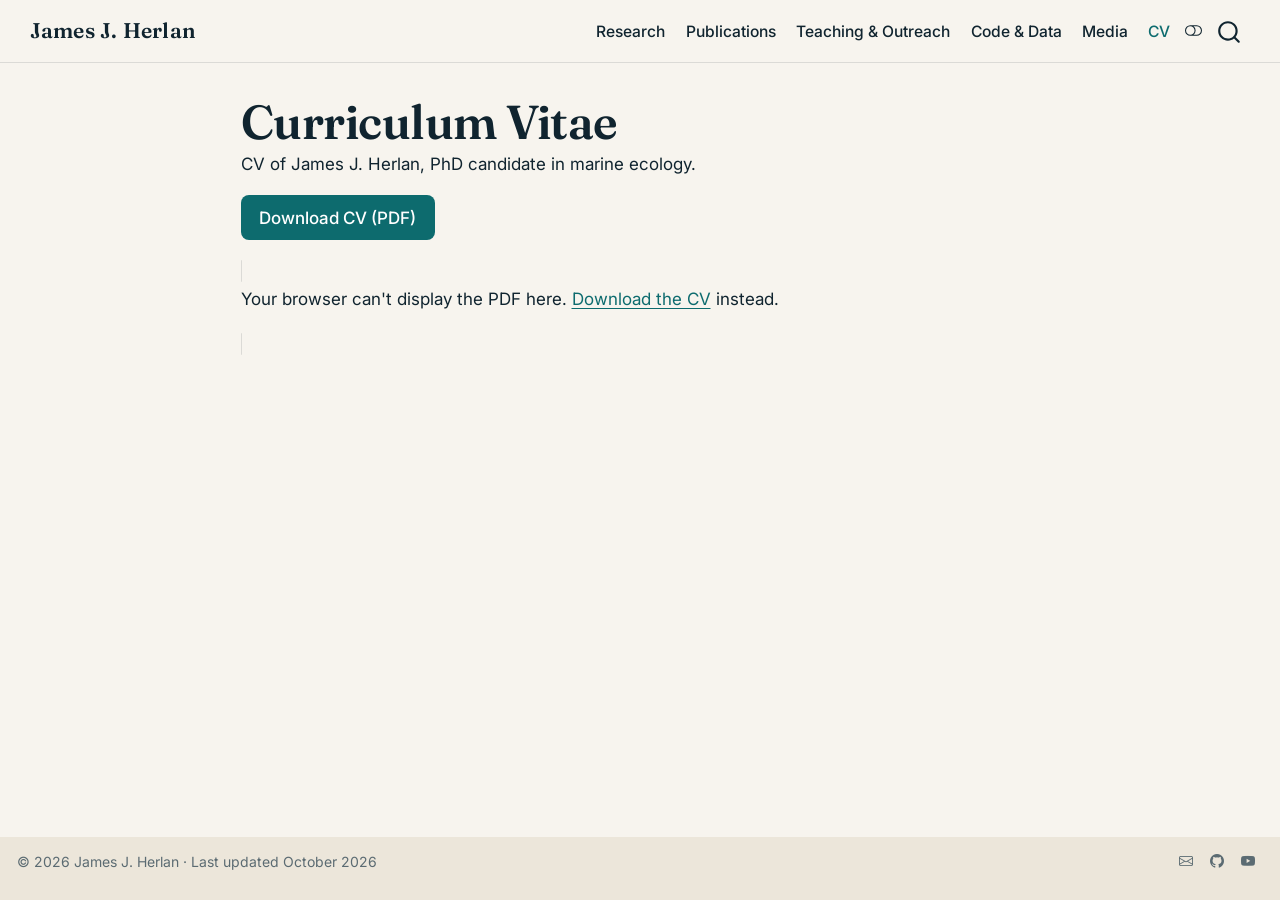
<file: cv.html>
<!DOCTYPE html>
<html xmlns="http://www.w3.org/1999/xhtml" lang="en" xml:lang="en"><head>

<meta charset="utf-8">
<meta name="generator" content="quarto-1.10.19">

<meta name="viewport" content="width=device-width, initial-scale=1.0, user-scalable=yes">

<meta name="description" content="CV of James J. Herlan, PhD candidate in marine ecology.">

<title>Curriculum Vitae – James J. Herlan</title>
<style>
/* Default styles provided by pandoc.
** See https://pandoc.org/MANUAL.html#variables-for-html for config info.
*/
span.smallcaps{font-variant: small-caps;}
div.columns{display: flex; gap: 1.5em;}
div.column{flex: auto;}
@media screen {
div.columns{gap: min(4vw, 1.5em);}
div.column{overflow-x: auto;}
}
div.hanging-indent{margin-left: 1.5em; text-indent: -1.5em;}
ul.task-list{list-style: none;}
ul.task-list li input[type="checkbox"] {
  width: 0.8em;
  margin: 0 0.8em 0.2em -1em; /* quarto-specific, see https://github.com/quarto-dev/quarto-cli/issues/4556 */ 
  vertical-align: middle;
}
</style>


<script src="site_libs/quarto-nav/quarto-nav.js"></script>
<script src="site_libs/quarto-nav/headroom.min.js"></script>
<script src="site_libs/clipboard/clipboard.min.js"></script>
<script src="site_libs/quarto-search/autocomplete.umd.js"></script>
<script src="site_libs/quarto-search/fuse.min.js"></script>
<script src="site_libs/quarto-search/quarto-search.js"></script>
<meta name="quarto:offset" content="./">
<link href="./images/favicon.svg" rel="icon" type="image/svg+xml">
<script src="site_libs/quarto-html/quarto.js" type="module"></script>
<script src="site_libs/quarto-html/tabsets/tabsets.js" type="module"></script>
<script src="site_libs/quarto-html/popper.min.js"></script>
<script src="site_libs/quarto-html/tippy.umd.min.js"></script>
<link href="site_libs/quarto-html/tippy.css" rel="stylesheet">
<link href="site_libs/quarto-html/quarto-syntax-highlighting-bf27225e3a48a9273f3daa8f8e829971.css" rel="stylesheet" class="quarto-color-scheme" id="quarto-text-highlighting-styles">
<link href="site_libs/quarto-html/quarto-syntax-highlighting-dark-b626d73c4c936ccc3cb08be7d45d1df6.css" rel="stylesheet" class="quarto-color-scheme quarto-color-alternate" id="quarto-text-highlighting-styles">
<link href="site_libs/quarto-html/quarto-syntax-highlighting-bf27225e3a48a9273f3daa8f8e829971.css" rel="stylesheet" class="quarto-color-scheme-extra" id="quarto-text-highlighting-styles">
<script src="site_libs/bootstrap/bootstrap.min.js"></script>
<link href="site_libs/bootstrap/bootstrap-icons.css" rel="stylesheet">
<link href="site_libs/bootstrap/bootstrap-4995d220564330cc428f97568db1d78e.min.css" rel="stylesheet" append-hash="true" class="quarto-color-scheme" id="quarto-bootstrap" data-mode="light">
<link href="site_libs/bootstrap/bootstrap-dark-8c39c5db3395a95e699b9a64133fe088.min.css" rel="stylesheet" append-hash="true" class="quarto-color-scheme quarto-color-alternate" id="quarto-bootstrap" data-mode="dark">
<link href="site_libs/bootstrap/bootstrap-4995d220564330cc428f97568db1d78e.min.css" rel="stylesheet" append-hash="true" class="quarto-color-scheme-extra" id="quarto-bootstrap" data-mode="light">
<script id="quarto-search-options" type="application/json">{
  "location": "navbar",
  "copy-button": false,
  "collapse-after": 3,
  "panel-placement": "end",
  "type": "overlay",
  "limit": 50,
  "keyboard-shortcut": [
    "f",
    "/",
    "s"
  ],
  "show-item-context": false,
  "language": {
    "search-no-results-text": "No results",
    "search-matching-documents-text": "matching documents",
    "search-copy-link-title": "Copy link to search",
    "search-hide-matches-text": "Hide additional matches",
    "search-more-match-text": "more match in this document",
    "search-more-matches-text": "more matches in this document",
    "search-clear-button-title": "Clear",
    "search-text-placeholder": "",
    "search-detached-cancel-button-title": "Cancel",
    "search-submit-button-title": "Submit",
    "search-label": "Search"
  }
}</script>
<style>html{ scroll-behavior: smooth; }</style>


<link rel="stylesheet" href="styles/site.css">
<meta property="og:title" content="Curriculum Vitae – James J. Herlan">
<meta property="og:description" content="CV of James J. Herlan, PhD candidate in marine ecology.">
<meta property="og:image" content="https://jjherlan.github.io/images/reef-diver.jpg">
<meta property="og:site_name" content="James J. Herlan">
<meta name="twitter:title" content="Curriculum Vitae – James J. Herlan">
<meta name="twitter:description" content="CV of James J. Herlan, PhD candidate in marine ecology.">
<meta name="twitter:card" content="summary">
</head>

<body class="nav-fixed fullcontent quarto-light"><script id="quarto-html-before-body" type="application/javascript">
    const toggleBodyColorMode = (bsSheetEl) => {
      const mode = bsSheetEl.getAttribute("data-mode");
      const bodyEl = window.document.querySelector("body");
      if (mode === "dark") {
        bodyEl.classList.add("quarto-dark");
        bodyEl.classList.remove("quarto-light");
      } else {
        bodyEl.classList.add("quarto-light");
        bodyEl.classList.remove("quarto-dark");
      }
    }
    const toggleBodyColorPrimary = () => {
      const bsSheetEl = window.document.querySelector("link#quarto-bootstrap:not([rel=disabled-stylesheet])");
      if (bsSheetEl) {
        toggleBodyColorMode(bsSheetEl);
      }
    }
    const setColorSchemeToggle = (alternate) => {
      const toggles = window.document.querySelectorAll('.quarto-color-scheme-toggle');
      for (let i=0; i < toggles.length; i++) {
        const toggle = toggles[i];
        if (toggle) {
          if (alternate) {
            toggle.classList.add("alternate");
          } else {
            toggle.classList.remove("alternate");
          }
        }
      }
    };
    const toggleColorMode = (alternate) => {
      // Switch the stylesheets
      const primaryStylesheets = window.document.querySelectorAll('link.quarto-color-scheme:not(.quarto-color-alternate)');
      const alternateStylesheets = window.document.querySelectorAll('link.quarto-color-scheme.quarto-color-alternate');
      manageTransitions('#quarto-margin-sidebar .nav-link', false);
      if (alternate) {
        // note: dark is layered on light, we don't disable primary!
        enableStylesheet(alternateStylesheets);
        for (const sheetNode of alternateStylesheets) {
          if (sheetNode.id === "quarto-bootstrap") {
            toggleBodyColorMode(sheetNode);
          }
        }
      } else {
        disableStylesheet(alternateStylesheets);
        enableStylesheet(primaryStylesheets)
        toggleBodyColorPrimary();
      }
      manageTransitions('#quarto-margin-sidebar .nav-link', true);
      // Switch the toggles
      setColorSchemeToggle(alternate)
      // Hack to workaround the fact that safari doesn't
      // properly recolor the scrollbar when toggling (#1455)
      if (navigator.userAgent.indexOf('Safari') > 0 && navigator.userAgent.indexOf('Chrome') == -1) {
        manageTransitions("body", false);
        window.scrollTo(0, 1);
        setTimeout(() => {
          window.scrollTo(0, 0);
          manageTransitions("body", true);
        }, 40);
      }
    }
    const disableStylesheet = (stylesheets) => {
      for (let i=0; i < stylesheets.length; i++) {
        const stylesheet = stylesheets[i];
        stylesheet.rel = 'disabled-stylesheet';
      }
    }
    const enableStylesheet = (stylesheets) => {
      for (let i=0; i < stylesheets.length; i++) {
        const stylesheet = stylesheets[i];
        if(stylesheet.rel !== 'stylesheet') { // for Chrome, which will still FOUC without this check
          stylesheet.rel = 'stylesheet';
        }
      }
    }
    const manageTransitions = (selector, allowTransitions) => {
      const els = window.document.querySelectorAll(selector);
      for (let i=0; i < els.length; i++) {
        const el = els[i];
        if (allowTransitions) {
          el.classList.remove('notransition');
        } else {
          el.classList.add('notransition');
        }
      }
    }
    const isFileUrl = () => {
      return window.location.protocol === 'file:';
    }
    const hasAlternateSentinel = () => {
      let styleSentinel = getColorSchemeSentinel();
      if (styleSentinel !== null) {
        return styleSentinel === "alternate";
      } else {
        return false;
      }
    }
    const setStyleSentinel = (alternate) => {
      const value = alternate ? "alternate" : "default";
      if (!isFileUrl()) {
        window.localStorage.setItem("quarto-color-scheme", value);
      } else {
        localAlternateSentinel = value;
      }
    }
    const getColorSchemeSentinel = () => {
      if (!isFileUrl()) {
        const storageValue = window.localStorage.getItem("quarto-color-scheme");
        return storageValue != null ? storageValue : localAlternateSentinel;
      } else {
        return localAlternateSentinel;
      }
    }
    const toggleGiscusIfUsed = (isAlternate, darkModeDefault) => {
      const baseTheme = document.querySelector('#giscus-base-theme')?.value ?? 'light';
      const alternateTheme = document.querySelector('#giscus-alt-theme')?.value ?? 'dark';
      let newTheme = '';
      if(authorPrefersDark) {
        newTheme = isAlternate ? baseTheme : alternateTheme;
      } else {
        newTheme = isAlternate ? alternateTheme : baseTheme;
      }
      const changeGiscusTheme = () => {
        // From: https://github.com/giscus/giscus/issues/336
        const sendMessage = (message) => {
          const iframe = document.querySelector('iframe.giscus-frame');
          if (!iframe) return;
          iframe.contentWindow.postMessage({ giscus: message }, 'https://giscus.app');
        }
        sendMessage({
          setConfig: {
            theme: newTheme
          }
        });
      }
      const isGiscussLoaded = window.document.querySelector('iframe.giscus-frame') !== null;
      if (isGiscussLoaded) {
        changeGiscusTheme();
      }
    };
    const authorPrefersDark = false;
    const queryPrefersDark = window.matchMedia('(prefers-color-scheme: dark)');
    const darkModeDefault = queryPrefersDark.matches;
      document.querySelector('link#quarto-text-highlighting-styles.quarto-color-scheme-extra').rel = 'disabled-stylesheet';
      document.querySelector('link#quarto-bootstrap.quarto-color-scheme-extra').rel = 'disabled-stylesheet';
    let localAlternateSentinel = darkModeDefault ? 'alternate' : 'default';
    // Dark / light mode switch
    window.quartoToggleColorScheme = () => {
      // Read the current dark / light value
      let toAlternate = !hasAlternateSentinel();
      toggleColorMode(toAlternate);
      setStyleSentinel(toAlternate);
      toggleGiscusIfUsed(toAlternate, darkModeDefault);
      window.dispatchEvent(new Event('resize'));
    };
    queryPrefersDark.addEventListener("change", e => {
      if(window.localStorage.getItem("quarto-color-scheme") !== null)
        return;
      const alternate = e.matches
      toggleColorMode(alternate);
      localAlternateSentinel = e.matches ? 'alternate' : 'default'; // this is used alongside local storage!
      toggleGiscusIfUsed(alternate, darkModeDefault);
    });
    // Switch to dark mode if need be
    if (hasAlternateSentinel()) {
      toggleColorMode(true);
    } else {
      toggleColorMode(false);
    }
  </script>

<div id="quarto-search-results"></div>
  <header id="quarto-header" class="headroom fixed-top">
    <nav class="navbar navbar-expand-lg " data-bs-theme="dark">
      <div class="navbar-container container-fluid">
      <div class="navbar-brand-container mx-auto">
    <a class="navbar-brand" href="./index.html">
    <span class="navbar-title">James J. Herlan</span>
    </a>
  </div>
            <div id="quarto-search" class="" title="Search"></div>
          <button class="navbar-toggler" type="button" data-bs-toggle="collapse" data-bs-target="#navbarCollapse" aria-controls="navbarCollapse" role="menu" aria-expanded="false" aria-label="Toggle navigation" onclick="if (window.quartoToggleHeadroom) { window.quartoToggleHeadroom(); }">
  <span class="navbar-toggler-icon"></span>
</button>
          <div class="collapse navbar-collapse" id="navbarCollapse">
            <ul class="navbar-nav navbar-nav-scroll me-auto">
</ul>
            <ul class="navbar-nav navbar-nav-scroll ms-auto">
  <li class="nav-item">
    <a class="nav-link" href="./research.html"> 
<span class="menu-text">Research</span></a>
  </li>  
  <li class="nav-item">
    <a class="nav-link" href="./publications.html"> 
<span class="menu-text">Publications</span></a>
  </li>  
  <li class="nav-item">
    <a class="nav-link" href="./teaching.html"> 
<span class="menu-text">Teaching &amp; Outreach</span></a>
  </li>  
  <li class="nav-item">
    <a class="nav-link" href="./code.html"> 
<span class="menu-text">Code &amp; Data</span></a>
  </li>  
  <li class="nav-item">
    <a class="nav-link" href="./media.html"> 
<span class="menu-text">Media</span></a>
  </li>  
  <li class="nav-item">
    <a class="nav-link active" href="./cv.html" aria-current="page"> 
<span class="menu-text">CV</span></a>
  </li>  
</ul>
          </div> <!-- /navcollapse -->
            <div class="quarto-navbar-tools">
  <a href="" class="quarto-color-scheme-toggle quarto-navigation-tool  px-1" onclick="window.quartoToggleColorScheme(); return false;" title="Toggle dark mode"><i class="bi"></i></a>
</div>
      </div> <!-- /container-fluid -->
    </nav>
</header>
<!-- content -->
<div id="quarto-content" class="quarto-container page-columns page-rows-contents page-layout-article page-navbar">
<!-- sidebar -->
<!-- margin-sidebar -->
    
<!-- main -->
<main class="content" id="quarto-document-content">


<header id="title-block-header" class="quarto-title-block default">
<div class="quarto-title">
<h1 class="title">Curriculum Vitae</h1>
</div>

<div>
  <div class="description">
    CV of James J. Herlan, PhD candidate in marine ecology.
  </div>
</div>


<div class="quarto-title-meta">

    
  
    
  </div>
  


</header>


<p><a href="files/Herlan_CV.pdf" class="btn-tide">Download CV (PDF)</a></p>
<object class="cv-frame" data="files/Herlan_CV.pdf#view=FitH" type="application/pdf" aria-label="CV of James J. Herlan">
  <p>Your browser can't display the PDF here. <a href="files/Herlan_CV.pdf">Download the CV</a> instead.</p>
</object>



<a onclick="window.scrollTo(0, 0); return false;" role="button" id="quarto-back-to-top"><i class="bi bi-arrow-up"></i> Back to top</a></main> <!-- /main -->
<script id="quarto-html-after-body" type="application/javascript">
  window.document.addEventListener("DOMContentLoaded", function (event) {
    // Ensure there is a toggle, if there isn't float one in the top right
    if (window.document.querySelector('.quarto-color-scheme-toggle') === null) {
      const a = window.document.createElement('a');
      a.classList.add('top-right');
      a.classList.add('quarto-color-scheme-toggle');
      a.href = "";
      a.onclick = function() { try { window.quartoToggleColorScheme(); } catch {} return false; };
      const i = window.document.createElement("i");
      i.classList.add('bi');
      a.appendChild(i);
      window.document.body.appendChild(a);
    }
    setColorSchemeToggle(hasAlternateSentinel())
    const isCodeAnnotation = (el) => {
      for (const clz of el.classList) {
        if (clz.startsWith('code-annotation-')) {                     
          return true;
        }
      }
      return false;
    }
    const onCopySuccess = function(e) {
      // button target
      const button = e.trigger;
      // don't keep focus
      button.blur();
      // flash "checked"
      button.classList.add('code-copy-button-checked');
      var currentTitle = button.getAttribute("title");
      button.setAttribute("title", "Copied!");
      let tooltip;
      if (window.bootstrap) {
        button.setAttribute("data-bs-toggle", "tooltip");
        button.setAttribute("data-bs-placement", "left");
        button.setAttribute("data-bs-title", "Copied!");
        tooltip = new bootstrap.Tooltip(button, 
          { trigger: "manual", 
            customClass: "code-copy-button-tooltip",
            offset: [0, -8]});
        tooltip.show();    
      }
      setTimeout(function() {
        if (tooltip) {
          tooltip.hide();
          button.removeAttribute("data-bs-title");
          button.removeAttribute("data-bs-toggle");
          button.removeAttribute("data-bs-placement");
        }
        button.setAttribute("title", currentTitle);
        button.classList.remove('code-copy-button-checked');
      }, 1000);
      // clear code selection
      e.clearSelection();
    }
    const getTextToCopy = function(trigger) {
      const outerScaffold = trigger.parentElement.cloneNode(true);
      const codeEl = outerScaffold.querySelector('code');
      for (const childEl of codeEl.children) {
        if (isCodeAnnotation(childEl)) {
          childEl.remove();
        }
      }
      return codeEl.innerText;
    }
    const clipboard = new window.ClipboardJS('.code-copy-button:not([data-in-quarto-modal])', {
      text: getTextToCopy
    });
    clipboard.on('success', onCopySuccess);
    if (window.document.getElementById('quarto-embedded-source-code-modal')) {
      const clipboardModal = new window.ClipboardJS('.code-copy-button[data-in-quarto-modal]', {
        text: getTextToCopy,
        container: window.document.getElementById('quarto-embedded-source-code-modal')
      });
      clipboardModal.on('success', onCopySuccess);
    }
      var localhostRegex = new RegExp(/^(?:http|https):\/\/localhost\:?[0-9]*\//);
      var mailtoRegex = new RegExp(/^mailto:/);
        var filterRegex = new RegExp("https:\/\/jjherlan\.github\.io");
      var isInternal = (href) => {
          return filterRegex.test(href) || localhostRegex.test(href) || mailtoRegex.test(href);
      }
      // Inspect non-navigation links and adorn them if external
     var links = window.document.querySelectorAll('a[href]:not(.nav-link):not(.navbar-brand):not(.toc-action):not(.sidebar-link):not(.sidebar-item-toggle):not(.pagination-link):not(.no-external):not([aria-hidden]):not(.dropdown-item):not(.quarto-navigation-tool):not(.about-link)');
      for (var i=0; i<links.length; i++) {
        const link = links[i];
        if (!isInternal(link.href)) {
          // undo the damage that might have been done by quarto-nav.js in the case of
          // links that we want to consider external
          if (link.dataset.originalHref !== undefined) {
            link.href = link.dataset.originalHref;
          }
            // target, if specified
            link.setAttribute("target", "_blank");
            if (link.getAttribute("rel") === null) {
              link.setAttribute("rel", "noopener");
            }
        }
      }
    function tippyHover(el, contentFn, onTriggerFn, onUntriggerFn) {
      const config = {
        allowHTML: true,
        maxWidth: 500,
        delay: 100,
        arrow: false,
        appendTo: function(el) {
            return el.parentElement;
        },
        interactive: true,
        interactiveBorder: 10,
        theme: 'quarto',
        placement: 'bottom-start',
      };
      if (contentFn) {
        config.content = contentFn;
      }
      if (onTriggerFn) {
        config.onTrigger = onTriggerFn;
      }
      if (onUntriggerFn) {
        config.onUntrigger = onUntriggerFn;
      }
      window.tippy(el, config); 
    }
    const noterefs = window.document.querySelectorAll('a[role="doc-noteref"]');
    for (var i=0; i<noterefs.length; i++) {
      const ref = noterefs[i];
      tippyHover(ref, function() {
        // use id or data attribute instead here
        let href = ref.getAttribute('data-footnote-href') || ref.getAttribute('href');
        try { href = new URL(href).hash; } catch {}
        const id = href.replace(/^#\/?/, "");
        const note = window.document.getElementById(id);
        if (note) {
          return note.innerHTML;
        } else {
          return "";
        }
      });
    }
    const xrefs = window.document.querySelectorAll('a.quarto-xref');
    const processXRef = (id, note) => {
      // Strip column container classes
      const stripColumnClz = (el) => {
        el.classList.remove("page-full", "page-columns");
        if (el.children) {
          for (const child of el.children) {
            stripColumnClz(child);
          }
        }
      }
      stripColumnClz(note)
      if (id === null || id.startsWith('sec-')) {
        // Special case sections, only their first couple elements
        const container = document.createElement("div");
        if (note.children && note.children.length > 2) {
          container.appendChild(note.children[0].cloneNode(true));
          for (let i = 1; i < note.children.length; i++) {
            const child = note.children[i];
            if (child.tagName === "P" && child.innerText === "") {
              continue;
            } else {
              container.appendChild(child.cloneNode(true));
              break;
            }
          }
          if (window.Quarto?.typesetMath) {
            window.Quarto.typesetMath(container);
          }
          return container.innerHTML
        } else {
          if (window.Quarto?.typesetMath) {
            window.Quarto.typesetMath(note);
          }
          return note.innerHTML;
        }
      } else {
        // Remove any anchor links if they are present
        const anchorLink = note.querySelector('a.anchorjs-link');
        if (anchorLink) {
          anchorLink.remove();
        }
        if (window.Quarto?.typesetMath) {
          window.Quarto.typesetMath(note);
        }
        if (note.classList.contains("callout")) {
          return note.outerHTML;
        } else {
          return note.innerHTML;
        }
      }
    }
    for (var i=0; i<xrefs.length; i++) {
      const xref = xrefs[i];
      tippyHover(xref, undefined, function(instance) {
        instance.disable();
        let url = xref.getAttribute('href');
        let hash = undefined; 
        if (url.startsWith('#')) {
          hash = url;
        } else {
          try { hash = new URL(url).hash; } catch {}
        }
        if (hash) {
          const id = hash.replace(/^#\/?/, "");
          const note = window.document.getElementById(id);
          if (note !== null) {
            try {
              const html = processXRef(id, note.cloneNode(true));
              instance.setContent(html);
            } finally {
              instance.enable();
              instance.show();
            }
          } else {
            // See if we can fetch this
            fetch(url.split('#')[0])
            .then(res => res.text())
            .then(html => {
              const parser = new DOMParser();
              const htmlDoc = parser.parseFromString(html, "text/html");
              const note = htmlDoc.getElementById(id);
              if (note !== null) {
                const html = processXRef(id, note);
                instance.setContent(html);
              } 
            }).finally(() => {
              instance.enable();
              instance.show();
            });
          }
        } else {
          // See if we can fetch a full url (with no hash to target)
          // This is a special case and we should probably do some content thinning / targeting
          fetch(url)
          .then(res => res.text())
          .then(html => {
            const parser = new DOMParser();
            const htmlDoc = parser.parseFromString(html, "text/html");
            const note = htmlDoc.querySelector('main.content');
            if (note !== null) {
              // This should only happen for chapter cross references
              // (since there is no id in the URL)
              // remove the first header
              if (note.children.length > 0 && note.children[0].tagName === "HEADER") {
                note.children[0].remove();
              }
              const html = processXRef(null, note);
              instance.setContent(html);
            } 
          }).finally(() => {
            instance.enable();
            instance.show();
          });
        }
      }, function(instance) {
      });
    }
        let selectedAnnoteEl;
        const selectorForAnnotation = ( cell, annotation) => {
          let cellAttr = 'data-code-cell="' + cell + '"';
          let lineAttr = 'data-code-annotation="' +  annotation + '"';
          const selector = 'span[' + cellAttr + '][' + lineAttr + ']';
          return selector;
        }
        const selectCodeLines = (annoteEl) => {
          const doc = window.document;
          const targetCell = annoteEl.getAttribute("data-target-cell");
          const targetAnnotation = annoteEl.getAttribute("data-target-annotation");
          const annoteSpan = window.document.querySelector(selectorForAnnotation(targetCell, targetAnnotation));
          const lines = annoteSpan.getAttribute("data-code-lines").split(",");
          const lineIds = lines.map((line) => {
            return targetCell + "-" + line;
          })
          let top = null;
          let height = null;
          let parent = null;
          if (lineIds.length > 0) {
              //compute the position of the single el (top and bottom and make a div)
              const el = window.document.getElementById(lineIds[0]);
              top = el.offsetTop;
              height = el.offsetHeight;
              parent = el.parentElement.parentElement;
            if (lineIds.length > 1) {
              const lastEl = window.document.getElementById(lineIds[lineIds.length - 1]);
              const bottom = lastEl.offsetTop + lastEl.offsetHeight;
              height = bottom - top;
            }
            if (top !== null && height !== null && parent !== null) {
              // cook up a div (if necessary) and position it 
              let div = window.document.getElementById("code-annotation-line-highlight");
              if (div === null) {
                div = window.document.createElement("div");
                div.setAttribute("id", "code-annotation-line-highlight");
                div.style.position = 'absolute';
                parent.appendChild(div);
              }
              div.style.top = top - 2 + "px";
              div.style.height = height + 4 + "px";
              div.style.left = 0;
              let gutterDiv = window.document.getElementById("code-annotation-line-highlight-gutter");
              if (gutterDiv === null) {
                gutterDiv = window.document.createElement("div");
                gutterDiv.setAttribute("id", "code-annotation-line-highlight-gutter");
                gutterDiv.style.position = 'absolute';
                const codeCell = window.document.getElementById(targetCell);
                const gutter = codeCell.querySelector('.code-annotation-gutter');
                gutter.appendChild(gutterDiv);
              }
              gutterDiv.style.top = top - 2 + "px";
              gutterDiv.style.height = height + 4 + "px";
            }
            selectedAnnoteEl = annoteEl;
          }
        };
        const unselectCodeLines = () => {
          const elementsIds = ["code-annotation-line-highlight", "code-annotation-line-highlight-gutter"];
          elementsIds.forEach((elId) => {
            const div = window.document.getElementById(elId);
            if (div) {
              div.remove();
            }
          });
          selectedAnnoteEl = undefined;
        };
          // Handle positioning of the toggle
      window.addEventListener(
        "resize",
        throttle(() => {
          elRect = undefined;
          if (selectedAnnoteEl) {
            selectCodeLines(selectedAnnoteEl);
          }
        }, 10)
      );
      function throttle(fn, ms) {
      let throttle = false;
      let timer;
        return (...args) => {
          if(!throttle) { // first call gets through
              fn.apply(this, args);
              throttle = true;
          } else { // all the others get throttled
              if(timer) clearTimeout(timer); // cancel #2
              timer = setTimeout(() => {
                fn.apply(this, args);
                timer = throttle = false;
              }, ms);
          }
        };
      }
        // Attach click handler to the DT
        const annoteDls = window.document.querySelectorAll('dt[data-target-cell]');
        for (const annoteDlNode of annoteDls) {
          annoteDlNode.addEventListener('click', (event) => {
            const clickedEl = event.target;
            if (clickedEl !== selectedAnnoteEl) {
              unselectCodeLines();
              const activeEl = window.document.querySelector('dt[data-target-cell].code-annotation-active');
              if (activeEl) {
                activeEl.classList.remove('code-annotation-active');
              }
              selectCodeLines(clickedEl);
              clickedEl.classList.add('code-annotation-active');
            } else {
              // Unselect the line
              unselectCodeLines();
              clickedEl.classList.remove('code-annotation-active');
            }
          });
        }
    const findCites = (el) => {
      const parentEl = el.parentElement;
      if (parentEl) {
        const cites = parentEl.dataset.cites;
        if (cites) {
          return {
            el,
            cites: cites.split(' ')
          };
        } else {
          return findCites(el.parentElement)
        }
      } else {
        return undefined;
      }
    };
    var bibliorefs = window.document.querySelectorAll('a[role="doc-biblioref"]');
    for (var i=0; i<bibliorefs.length; i++) {
      const ref = bibliorefs[i];
      const citeInfo = findCites(ref);
      if (citeInfo) {
        tippyHover(citeInfo.el, function() {
          var popup = window.document.createElement('div');
          citeInfo.cites.forEach(function(cite) {
            var citeDiv = window.document.createElement('div');
            citeDiv.classList.add('hanging-indent');
            citeDiv.classList.add('csl-entry');
            var biblioDiv = window.document.getElementById('ref-' + cite);
            if (biblioDiv) {
              citeDiv.innerHTML = biblioDiv.innerHTML;
            }
            popup.appendChild(citeDiv);
          });
          return popup.innerHTML;
        });
      }
    }
  });
  </script>
</div> <!-- /content -->
<footer class="footer">
  <div class="nav-footer">
    <div class="nav-footer-left">
<p>© 2026 James J. Herlan · Last updated October 2026</p>
</div>   
    <div class="nav-footer-center">
      &nbsp;
    </div>
    <div class="nav-footer-right">
      <ul class="footer-items list-unstyled">
    <li class="nav-item compact">
    <a class="nav-link" href="mailto:jherlan@gradcenter.cuny.edu">
      <i class="bi bi-envelope" role="img" aria-label="Email">
</i> 
    </a>
  </li>  
    <li class="nav-item compact">
    <a class="nav-link" href="https://github.com/jjherlan">
      <i class="bi bi-github" role="img" aria-label="GitHub">
</i> 
    </a>
  </li>  
    <li class="nav-item compact">
    <a class="nav-link" href="https://www.youtube.com/@jamesherlan2388">
      <i class="bi bi-youtube" role="img" aria-label="YouTube">
</i> 
    </a>
  </li>  
</ul>
    </div>
  </div>
</footer>




<script src="site_libs/quarto-html/zenscroll-min.js"></script>
</body></html>
</file>
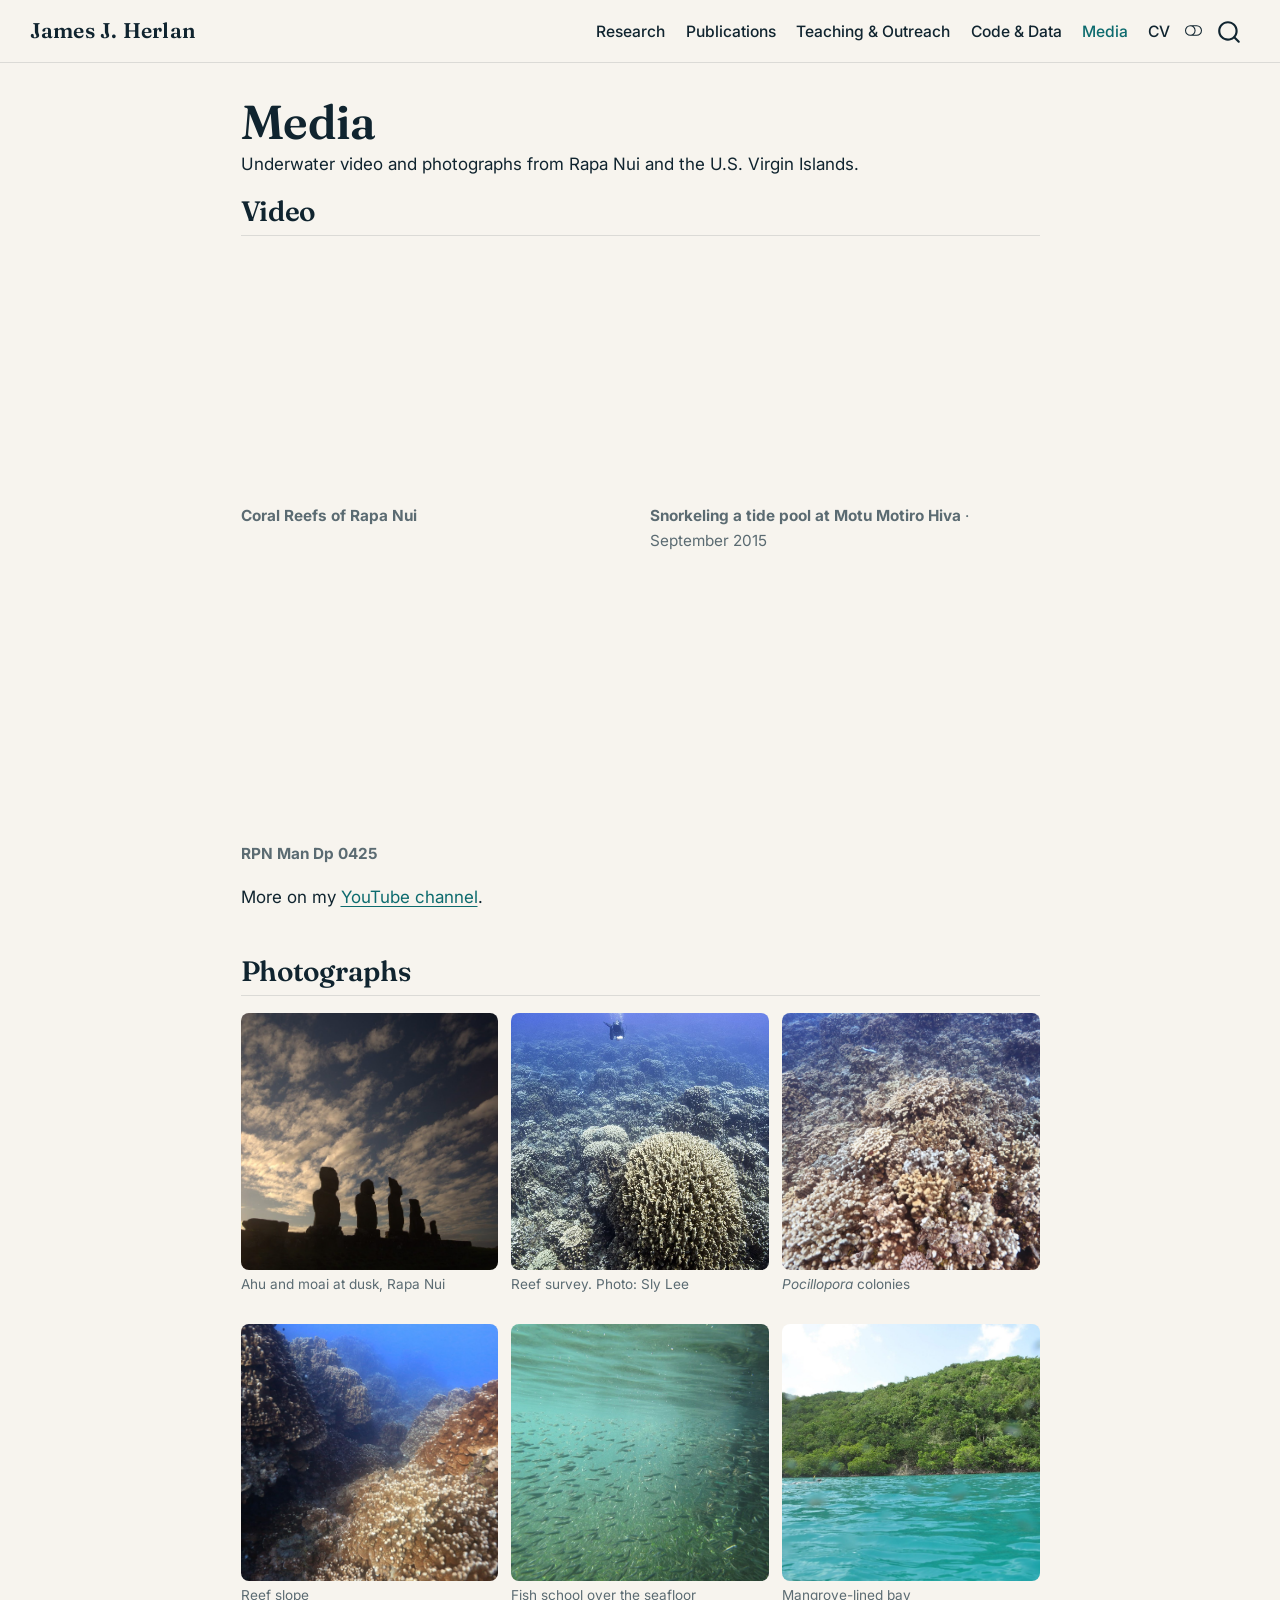
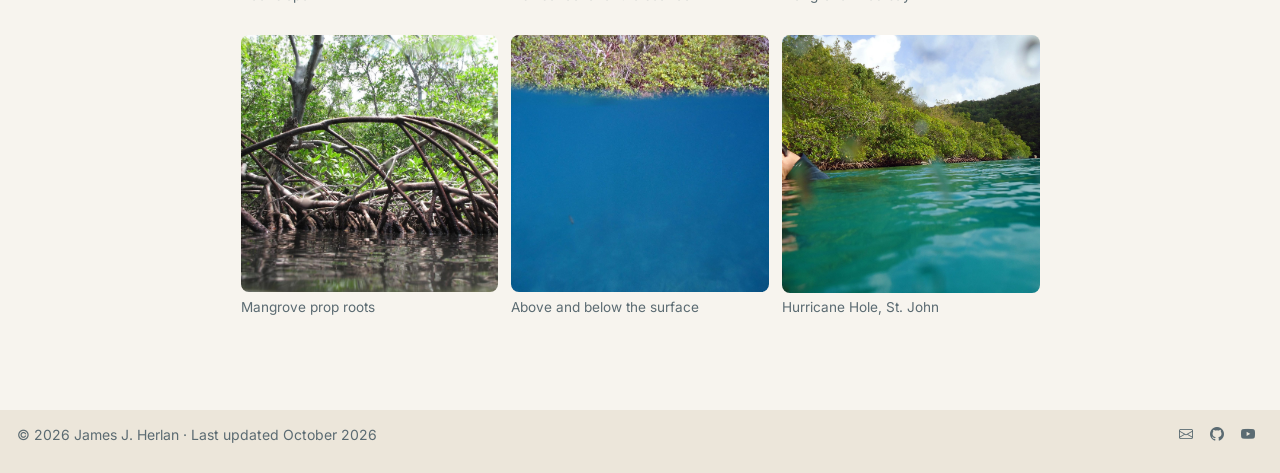
<file: media.html>
<!DOCTYPE html>
<html xmlns="http://www.w3.org/1999/xhtml" lang="en" xml:lang="en"><head>

<meta charset="utf-8">
<meta name="generator" content="quarto-1.10.19">

<meta name="viewport" content="width=device-width, initial-scale=1.0, user-scalable=yes">

<meta name="description" content="Underwater video and photographs from Rapa Nui and the U.S. Virgin Islands.">

<title>Media – James J. Herlan</title>
<style>
/* Default styles provided by pandoc.
** See https://pandoc.org/MANUAL.html#variables-for-html for config info.
*/
span.smallcaps{font-variant: small-caps;}
div.columns{display: flex; gap: 1.5em;}
div.column{flex: auto;}
@media screen {
div.columns{gap: min(4vw, 1.5em);}
div.column{overflow-x: auto;}
}
div.hanging-indent{margin-left: 1.5em; text-indent: -1.5em;}
ul.task-list{list-style: none;}
ul.task-list li input[type="checkbox"] {
  width: 0.8em;
  margin: 0 0.8em 0.2em -1em; /* quarto-specific, see https://github.com/quarto-dev/quarto-cli/issues/4556 */ 
  vertical-align: middle;
}
</style>


<script src="site_libs/quarto-nav/quarto-nav.js"></script>
<script src="site_libs/quarto-nav/headroom.min.js"></script>
<script src="site_libs/clipboard/clipboard.min.js"></script>
<script src="site_libs/quarto-search/autocomplete.umd.js"></script>
<script src="site_libs/quarto-search/fuse.min.js"></script>
<script src="site_libs/quarto-search/quarto-search.js"></script>
<meta name="quarto:offset" content="./">
<link href="./images/favicon.svg" rel="icon" type="image/svg+xml">
<script src="site_libs/quarto-html/quarto.js" type="module"></script>
<script src="site_libs/quarto-html/tabsets/tabsets.js" type="module"></script>
<script src="site_libs/quarto-html/popper.min.js"></script>
<script src="site_libs/quarto-html/tippy.umd.min.js"></script>
<link href="site_libs/quarto-html/tippy.css" rel="stylesheet">
<link href="site_libs/quarto-html/quarto-syntax-highlighting-bf27225e3a48a9273f3daa8f8e829971.css" rel="stylesheet" class="quarto-color-scheme" id="quarto-text-highlighting-styles">
<link href="site_libs/quarto-html/quarto-syntax-highlighting-dark-b626d73c4c936ccc3cb08be7d45d1df6.css" rel="stylesheet" class="quarto-color-scheme quarto-color-alternate" id="quarto-text-highlighting-styles">
<link href="site_libs/quarto-html/quarto-syntax-highlighting-bf27225e3a48a9273f3daa8f8e829971.css" rel="stylesheet" class="quarto-color-scheme-extra" id="quarto-text-highlighting-styles">
<script src="site_libs/bootstrap/bootstrap.min.js"></script>
<link href="site_libs/bootstrap/bootstrap-icons.css" rel="stylesheet">
<link href="site_libs/bootstrap/bootstrap-4995d220564330cc428f97568db1d78e.min.css" rel="stylesheet" append-hash="true" class="quarto-color-scheme" id="quarto-bootstrap" data-mode="light">
<link href="site_libs/bootstrap/bootstrap-dark-8c39c5db3395a95e699b9a64133fe088.min.css" rel="stylesheet" append-hash="true" class="quarto-color-scheme quarto-color-alternate" id="quarto-bootstrap" data-mode="dark">
<link href="site_libs/bootstrap/bootstrap-4995d220564330cc428f97568db1d78e.min.css" rel="stylesheet" append-hash="true" class="quarto-color-scheme-extra" id="quarto-bootstrap" data-mode="light">
<script src="site_libs/quarto-contrib/glightbox/glightbox.min.js"></script>
<link href="site_libs/quarto-contrib/glightbox/glightbox.min.css" rel="stylesheet">
<link href="site_libs/quarto-contrib/glightbox/lightbox.css" rel="stylesheet">
<script id="quarto-search-options" type="application/json">{
  "location": "navbar",
  "copy-button": false,
  "collapse-after": 3,
  "panel-placement": "end",
  "type": "overlay",
  "limit": 50,
  "keyboard-shortcut": [
    "f",
    "/",
    "s"
  ],
  "show-item-context": false,
  "language": {
    "search-no-results-text": "No results",
    "search-matching-documents-text": "matching documents",
    "search-copy-link-title": "Copy link to search",
    "search-hide-matches-text": "Hide additional matches",
    "search-more-match-text": "more match in this document",
    "search-more-matches-text": "more matches in this document",
    "search-clear-button-title": "Clear",
    "search-text-placeholder": "",
    "search-detached-cancel-button-title": "Cancel",
    "search-submit-button-title": "Submit",
    "search-label": "Search"
  }
}</script>
<style>html{ scroll-behavior: smooth; }</style>


<link rel="stylesheet" href="styles/site.css">
<meta property="og:title" content="Media – James J. Herlan">
<meta property="og:description" content="Underwater video and photographs from Rapa Nui and the U.S. Virgin Islands.">
<meta property="og:image" content="https://jjherlan.github.io/images/reef-diver.jpg">
<meta property="og:site_name" content="James J. Herlan">
<meta name="twitter:title" content="Media – James J. Herlan">
<meta name="twitter:description" content="Underwater video and photographs from Rapa Nui and the U.S. Virgin Islands.">
<meta name="twitter:image" content="https://jjherlan.github.io/images/rapanui-moai.jpg">
<meta name="twitter:image:alt" content="Silhouettes of moai statues against a cloudy sunset sky.">
<meta name="twitter:card" content="summary_large_image">
</head>

<body class="nav-fixed fullcontent quarto-light"><script id="quarto-html-before-body" type="application/javascript">
    const toggleBodyColorMode = (bsSheetEl) => {
      const mode = bsSheetEl.getAttribute("data-mode");
      const bodyEl = window.document.querySelector("body");
      if (mode === "dark") {
        bodyEl.classList.add("quarto-dark");
        bodyEl.classList.remove("quarto-light");
      } else {
        bodyEl.classList.add("quarto-light");
        bodyEl.classList.remove("quarto-dark");
      }
    }
    const toggleBodyColorPrimary = () => {
      const bsSheetEl = window.document.querySelector("link#quarto-bootstrap:not([rel=disabled-stylesheet])");
      if (bsSheetEl) {
        toggleBodyColorMode(bsSheetEl);
      }
    }
    const setColorSchemeToggle = (alternate) => {
      const toggles = window.document.querySelectorAll('.quarto-color-scheme-toggle');
      for (let i=0; i < toggles.length; i++) {
        const toggle = toggles[i];
        if (toggle) {
          if (alternate) {
            toggle.classList.add("alternate");
          } else {
            toggle.classList.remove("alternate");
          }
        }
      }
    };
    const toggleColorMode = (alternate) => {
      // Switch the stylesheets
      const primaryStylesheets = window.document.querySelectorAll('link.quarto-color-scheme:not(.quarto-color-alternate)');
      const alternateStylesheets = window.document.querySelectorAll('link.quarto-color-scheme.quarto-color-alternate');
      manageTransitions('#quarto-margin-sidebar .nav-link', false);
      if (alternate) {
        // note: dark is layered on light, we don't disable primary!
        enableStylesheet(alternateStylesheets);
        for (const sheetNode of alternateStylesheets) {
          if (sheetNode.id === "quarto-bootstrap") {
            toggleBodyColorMode(sheetNode);
          }
        }
      } else {
        disableStylesheet(alternateStylesheets);
        enableStylesheet(primaryStylesheets)
        toggleBodyColorPrimary();
      }
      manageTransitions('#quarto-margin-sidebar .nav-link', true);
      // Switch the toggles
      setColorSchemeToggle(alternate)
      // Hack to workaround the fact that safari doesn't
      // properly recolor the scrollbar when toggling (#1455)
      if (navigator.userAgent.indexOf('Safari') > 0 && navigator.userAgent.indexOf('Chrome') == -1) {
        manageTransitions("body", false);
        window.scrollTo(0, 1);
        setTimeout(() => {
          window.scrollTo(0, 0);
          manageTransitions("body", true);
        }, 40);
      }
    }
    const disableStylesheet = (stylesheets) => {
      for (let i=0; i < stylesheets.length; i++) {
        const stylesheet = stylesheets[i];
        stylesheet.rel = 'disabled-stylesheet';
      }
    }
    const enableStylesheet = (stylesheets) => {
      for (let i=0; i < stylesheets.length; i++) {
        const stylesheet = stylesheets[i];
        if(stylesheet.rel !== 'stylesheet') { // for Chrome, which will still FOUC without this check
          stylesheet.rel = 'stylesheet';
        }
      }
    }
    const manageTransitions = (selector, allowTransitions) => {
      const els = window.document.querySelectorAll(selector);
      for (let i=0; i < els.length; i++) {
        const el = els[i];
        if (allowTransitions) {
          el.classList.remove('notransition');
        } else {
          el.classList.add('notransition');
        }
      }
    }
    const isFileUrl = () => {
      return window.location.protocol === 'file:';
    }
    const hasAlternateSentinel = () => {
      let styleSentinel = getColorSchemeSentinel();
      if (styleSentinel !== null) {
        return styleSentinel === "alternate";
      } else {
        return false;
      }
    }
    const setStyleSentinel = (alternate) => {
      const value = alternate ? "alternate" : "default";
      if (!isFileUrl()) {
        window.localStorage.setItem("quarto-color-scheme", value);
      } else {
        localAlternateSentinel = value;
      }
    }
    const getColorSchemeSentinel = () => {
      if (!isFileUrl()) {
        const storageValue = window.localStorage.getItem("quarto-color-scheme");
        return storageValue != null ? storageValue : localAlternateSentinel;
      } else {
        return localAlternateSentinel;
      }
    }
    const toggleGiscusIfUsed = (isAlternate, darkModeDefault) => {
      const baseTheme = document.querySelector('#giscus-base-theme')?.value ?? 'light';
      const alternateTheme = document.querySelector('#giscus-alt-theme')?.value ?? 'dark';
      let newTheme = '';
      if(authorPrefersDark) {
        newTheme = isAlternate ? baseTheme : alternateTheme;
      } else {
        newTheme = isAlternate ? alternateTheme : baseTheme;
      }
      const changeGiscusTheme = () => {
        // From: https://github.com/giscus/giscus/issues/336
        const sendMessage = (message) => {
          const iframe = document.querySelector('iframe.giscus-frame');
          if (!iframe) return;
          iframe.contentWindow.postMessage({ giscus: message }, 'https://giscus.app');
        }
        sendMessage({
          setConfig: {
            theme: newTheme
          }
        });
      }
      const isGiscussLoaded = window.document.querySelector('iframe.giscus-frame') !== null;
      if (isGiscussLoaded) {
        changeGiscusTheme();
      }
    };
    const authorPrefersDark = false;
    const queryPrefersDark = window.matchMedia('(prefers-color-scheme: dark)');
    const darkModeDefault = queryPrefersDark.matches;
      document.querySelector('link#quarto-text-highlighting-styles.quarto-color-scheme-extra').rel = 'disabled-stylesheet';
      document.querySelector('link#quarto-bootstrap.quarto-color-scheme-extra').rel = 'disabled-stylesheet';
    let localAlternateSentinel = darkModeDefault ? 'alternate' : 'default';
    // Dark / light mode switch
    window.quartoToggleColorScheme = () => {
      // Read the current dark / light value
      let toAlternate = !hasAlternateSentinel();
      toggleColorMode(toAlternate);
      setStyleSentinel(toAlternate);
      toggleGiscusIfUsed(toAlternate, darkModeDefault);
      window.dispatchEvent(new Event('resize'));
    };
    queryPrefersDark.addEventListener("change", e => {
      if(window.localStorage.getItem("quarto-color-scheme") !== null)
        return;
      const alternate = e.matches
      toggleColorMode(alternate);
      localAlternateSentinel = e.matches ? 'alternate' : 'default'; // this is used alongside local storage!
      toggleGiscusIfUsed(alternate, darkModeDefault);
    });
    // Switch to dark mode if need be
    if (hasAlternateSentinel()) {
      toggleColorMode(true);
    } else {
      toggleColorMode(false);
    }
  </script>

<div id="quarto-search-results"></div>
  <header id="quarto-header" class="headroom fixed-top">
    <nav class="navbar navbar-expand-lg " data-bs-theme="dark">
      <div class="navbar-container container-fluid">
      <div class="navbar-brand-container mx-auto">
    <a class="navbar-brand" href="./index.html">
    <span class="navbar-title">James J. Herlan</span>
    </a>
  </div>
            <div id="quarto-search" class="" title="Search"></div>
          <button class="navbar-toggler" type="button" data-bs-toggle="collapse" data-bs-target="#navbarCollapse" aria-controls="navbarCollapse" role="menu" aria-expanded="false" aria-label="Toggle navigation" onclick="if (window.quartoToggleHeadroom) { window.quartoToggleHeadroom(); }">
  <span class="navbar-toggler-icon"></span>
</button>
          <div class="collapse navbar-collapse" id="navbarCollapse">
            <ul class="navbar-nav navbar-nav-scroll me-auto">
</ul>
            <ul class="navbar-nav navbar-nav-scroll ms-auto">
  <li class="nav-item">
    <a class="nav-link" href="./research.html"> 
<span class="menu-text">Research</span></a>
  </li>  
  <li class="nav-item">
    <a class="nav-link" href="./publications.html"> 
<span class="menu-text">Publications</span></a>
  </li>  
  <li class="nav-item">
    <a class="nav-link" href="./teaching.html"> 
<span class="menu-text">Teaching &amp; Outreach</span></a>
  </li>  
  <li class="nav-item">
    <a class="nav-link" href="./code.html"> 
<span class="menu-text">Code &amp; Data</span></a>
  </li>  
  <li class="nav-item">
    <a class="nav-link active" href="./media.html" aria-current="page"> 
<span class="menu-text">Media</span></a>
  </li>  
  <li class="nav-item">
    <a class="nav-link" href="./cv.html"> 
<span class="menu-text">CV</span></a>
  </li>  
</ul>
          </div> <!-- /navcollapse -->
            <div class="quarto-navbar-tools">
  <a href="" class="quarto-color-scheme-toggle quarto-navigation-tool  px-1" onclick="window.quartoToggleColorScheme(); return false;" title="Toggle dark mode"><i class="bi"></i></a>
</div>
      </div> <!-- /container-fluid -->
    </nav>
</header>
<!-- content -->
<div id="quarto-content" class="quarto-container page-columns page-rows-contents page-layout-article page-navbar">
<!-- sidebar -->
<!-- margin-sidebar -->
    
<!-- main -->
<main class="content" id="quarto-document-content">


<header id="title-block-header" class="quarto-title-block default">
<div class="quarto-title">
<h1 class="title">Media</h1>
</div>

<div>
  <div class="description">
    Underwater video and photographs from Rapa Nui and the U.S. Virgin Islands.
  </div>
</div>


<div class="quarto-title-meta">

    
  
    
  </div>
  


</header>


<section id="video" class="level2">
<h2 data-anchor-id="video">Video</h2>
<div class="video-grid">
  <div>
    <iframe src="https://www.youtube-nocookie.com/embed/rb0NXtxAR24" title="Coral Reefs of Rapa Nui" loading="lazy" allow="accelerometer; encrypted-media; gyroscope; picture-in-picture" allowfullscreen=""></iframe>
    <p><strong>Coral Reefs of Rapa Nui</strong></p>
  </div>
  <div>
    <iframe src="https://www.youtube-nocookie.com/embed/ZGtkQhB8Y4I" title="Snorkeling a tide pool at Motu Motiro Hiva, September 2015" loading="lazy" allow="accelerometer; encrypted-media; gyroscope; picture-in-picture" allowfullscreen=""></iframe>
    <p><strong>Snorkeling a tide pool at Motu Motiro Hiva</strong> · September 2015</p>
  </div>
  <div>
    <iframe src="https://www.youtube-nocookie.com/embed/FroVweNDF3s" title="Reef video, Rapa Nui (RPN Man Dp 0425)" loading="lazy" allow="accelerometer; encrypted-media; gyroscope; picture-in-picture" allowfullscreen=""></iframe>
    <p><strong>RPN Man Dp 0425</strong></p>
  </div>
</div>
<p>More on my <a href="https://www.youtube.com/@jamesherlan2388">YouTube channel</a>.</p>
</section>
<section id="photographs" class="level2">
<h2 data-anchor-id="photographs">Photographs</h2>
<div class="gallery">
<div class="quarto-figure quarto-figure-center">
<figure class="figure">
<p><a href="images/rapanui-moai.jpg" class="lightbox" data-gallery="media" title="Ahu and moai at dusk, Rapa Nui"><img src="images/rapanui-moai.jpg" class="img-fluid figure-img" alt="Silhouettes of moai statues against a cloudy sunset sky."></a></p>
<figcaption>Ahu and moai at dusk, Rapa Nui</figcaption>
</figure>
</div>
<div class="quarto-figure quarto-figure-center">
<figure class="figure">
<p><a href="images/reef-diver.jpg" class="lightbox" data-gallery="media" title="Reef survey. Photo: Sly Lee"><img src="images/reef-diver.jpg" class="img-fluid figure-img" alt="A diver above a shallow reef with a large coral colony in front."></a></p>
<figcaption>Reef survey. Photo: Sly Lee</figcaption>
</figure>
</div>
<div class="quarto-figure quarto-figure-center">
<figure class="figure">
<p><a href="images/pocillopora-reef.jpg" class="lightbox" data-gallery="media" title="Pocillopora colonies"><img src="images/pocillopora-reef.jpg" class="img-fluid figure-img" alt="A dense field of branching Pocillopora corals."></a></p>
<figcaption><em>Pocillopora</em> colonies</figcaption>
</figure>
</div>
<div class="quarto-figure quarto-figure-center">
<figure class="figure">
<p><a href="images/reef-slope.jpg" class="lightbox" data-gallery="media" title="Reef slope"><img src="images/reef-slope.jpg" class="img-fluid figure-img" alt="Massive and branching corals on a reef slope in blue water."></a></p>
<figcaption>Reef slope</figcaption>
</figure>
</div>
<div class="quarto-figure quarto-figure-center">
<figure class="figure">
<p><a href="images/fish-school.jpg" class="lightbox" data-gallery="media" title="Fish school over the seafloor"><img src="images/fish-school.jpg" class="img-fluid figure-img" alt="A school of small fish over a sandy seafloor in green water."></a></p>
<figcaption>Fish school over the seafloor</figcaption>
</figure>
</div>
<div class="quarto-figure quarto-figure-center">
<figure class="figure">
<p><a href="images/mangrove-bay.jpg" class="lightbox" data-gallery="media" title="Mangrove-lined bay"><img src="images/mangrove-bay.jpg" class="img-fluid figure-img" alt="Turquoise water in front of a hillside covered in green forest."></a></p>
<figcaption>Mangrove-lined bay</figcaption>
</figure>
</div>
<div class="quarto-figure quarto-figure-center">
<figure class="figure">
<p><a href="images/mangrove-roots.jpg" class="lightbox" data-gallery="media" title="Mangrove prop roots"><img src="images/mangrove-roots.jpg" class="img-fluid figure-img" alt="Arching red mangrove prop roots over calm water."></a></p>
<figcaption>Mangrove prop roots</figcaption>
</figure>
</div>
<div class="quarto-figure quarto-figure-center">
<figure class="figure">
<p><a href="images/split-shot.jpg" class="lightbox" data-gallery="media" title="Above and below the surface"><img src="images/split-shot.jpg" class="img-fluid figure-img" alt="A split-level photo with shoreline vegetation above the waterline and blue water below."></a></p>
<figcaption>Above and below the surface</figcaption>
</figure>
</div>
<div class="quarto-figure quarto-figure-center">
<figure class="figure">
<p><a href="images/hurricane-hole.jpg" class="lightbox" data-gallery="media" title="Hurricane Hole, St.&nbsp;John"><img src="images/hurricane-hole.jpg" class="img-fluid figure-img" alt="A mangrove shoreline seen from water level in a turquoise bay."></a></p>
<figcaption>Hurricane Hole, St.&nbsp;John</figcaption>
</figure>
</div>
</div>


</section>

<a onclick="window.scrollTo(0, 0); return false;" role="button" id="quarto-back-to-top"><i class="bi bi-arrow-up"></i> Back to top</a></main> <!-- /main -->
<script id="quarto-html-after-body" type="application/javascript">
  window.document.addEventListener("DOMContentLoaded", function (event) {
    // Ensure there is a toggle, if there isn't float one in the top right
    if (window.document.querySelector('.quarto-color-scheme-toggle') === null) {
      const a = window.document.createElement('a');
      a.classList.add('top-right');
      a.classList.add('quarto-color-scheme-toggle');
      a.href = "";
      a.onclick = function() { try { window.quartoToggleColorScheme(); } catch {} return false; };
      const i = window.document.createElement("i");
      i.classList.add('bi');
      a.appendChild(i);
      window.document.body.appendChild(a);
    }
    setColorSchemeToggle(hasAlternateSentinel())
    const isCodeAnnotation = (el) => {
      for (const clz of el.classList) {
        if (clz.startsWith('code-annotation-')) {                     
          return true;
        }
      }
      return false;
    }
    const onCopySuccess = function(e) {
      // button target
      const button = e.trigger;
      // don't keep focus
      button.blur();
      // flash "checked"
      button.classList.add('code-copy-button-checked');
      var currentTitle = button.getAttribute("title");
      button.setAttribute("title", "Copied!");
      let tooltip;
      if (window.bootstrap) {
        button.setAttribute("data-bs-toggle", "tooltip");
        button.setAttribute("data-bs-placement", "left");
        button.setAttribute("data-bs-title", "Copied!");
        tooltip = new bootstrap.Tooltip(button, 
          { trigger: "manual", 
            customClass: "code-copy-button-tooltip",
            offset: [0, -8]});
        tooltip.show();    
      }
      setTimeout(function() {
        if (tooltip) {
          tooltip.hide();
          button.removeAttribute("data-bs-title");
          button.removeAttribute("data-bs-toggle");
          button.removeAttribute("data-bs-placement");
        }
        button.setAttribute("title", currentTitle);
        button.classList.remove('code-copy-button-checked');
      }, 1000);
      // clear code selection
      e.clearSelection();
    }
    const getTextToCopy = function(trigger) {
      const outerScaffold = trigger.parentElement.cloneNode(true);
      const codeEl = outerScaffold.querySelector('code');
      for (const childEl of codeEl.children) {
        if (isCodeAnnotation(childEl)) {
          childEl.remove();
        }
      }
      return codeEl.innerText;
    }
    const clipboard = new window.ClipboardJS('.code-copy-button:not([data-in-quarto-modal])', {
      text: getTextToCopy
    });
    clipboard.on('success', onCopySuccess);
    if (window.document.getElementById('quarto-embedded-source-code-modal')) {
      const clipboardModal = new window.ClipboardJS('.code-copy-button[data-in-quarto-modal]', {
        text: getTextToCopy,
        container: window.document.getElementById('quarto-embedded-source-code-modal')
      });
      clipboardModal.on('success', onCopySuccess);
    }
      var localhostRegex = new RegExp(/^(?:http|https):\/\/localhost\:?[0-9]*\//);
      var mailtoRegex = new RegExp(/^mailto:/);
        var filterRegex = new RegExp("https:\/\/jjherlan\.github\.io");
      var isInternal = (href) => {
          return filterRegex.test(href) || localhostRegex.test(href) || mailtoRegex.test(href);
      }
      // Inspect non-navigation links and adorn them if external
     var links = window.document.querySelectorAll('a[href]:not(.nav-link):not(.navbar-brand):not(.toc-action):not(.sidebar-link):not(.sidebar-item-toggle):not(.pagination-link):not(.no-external):not([aria-hidden]):not(.dropdown-item):not(.quarto-navigation-tool):not(.about-link)');
      for (var i=0; i<links.length; i++) {
        const link = links[i];
        if (!isInternal(link.href)) {
          // undo the damage that might have been done by quarto-nav.js in the case of
          // links that we want to consider external
          if (link.dataset.originalHref !== undefined) {
            link.href = link.dataset.originalHref;
          }
            // target, if specified
            link.setAttribute("target", "_blank");
            if (link.getAttribute("rel") === null) {
              link.setAttribute("rel", "noopener");
            }
        }
      }
    function tippyHover(el, contentFn, onTriggerFn, onUntriggerFn) {
      const config = {
        allowHTML: true,
        maxWidth: 500,
        delay: 100,
        arrow: false,
        appendTo: function(el) {
            return el.parentElement;
        },
        interactive: true,
        interactiveBorder: 10,
        theme: 'quarto',
        placement: 'bottom-start',
      };
      if (contentFn) {
        config.content = contentFn;
      }
      if (onTriggerFn) {
        config.onTrigger = onTriggerFn;
      }
      if (onUntriggerFn) {
        config.onUntrigger = onUntriggerFn;
      }
      window.tippy(el, config); 
    }
    const noterefs = window.document.querySelectorAll('a[role="doc-noteref"]');
    for (var i=0; i<noterefs.length; i++) {
      const ref = noterefs[i];
      tippyHover(ref, function() {
        // use id or data attribute instead here
        let href = ref.getAttribute('data-footnote-href') || ref.getAttribute('href');
        try { href = new URL(href).hash; } catch {}
        const id = href.replace(/^#\/?/, "");
        const note = window.document.getElementById(id);
        if (note) {
          return note.innerHTML;
        } else {
          return "";
        }
      });
    }
    const xrefs = window.document.querySelectorAll('a.quarto-xref');
    const processXRef = (id, note) => {
      // Strip column container classes
      const stripColumnClz = (el) => {
        el.classList.remove("page-full", "page-columns");
        if (el.children) {
          for (const child of el.children) {
            stripColumnClz(child);
          }
        }
      }
      stripColumnClz(note)
      if (id === null || id.startsWith('sec-')) {
        // Special case sections, only their first couple elements
        const container = document.createElement("div");
        if (note.children && note.children.length > 2) {
          container.appendChild(note.children[0].cloneNode(true));
          for (let i = 1; i < note.children.length; i++) {
            const child = note.children[i];
            if (child.tagName === "P" && child.innerText === "") {
              continue;
            } else {
              container.appendChild(child.cloneNode(true));
              break;
            }
          }
          if (window.Quarto?.typesetMath) {
            window.Quarto.typesetMath(container);
          }
          return container.innerHTML
        } else {
          if (window.Quarto?.typesetMath) {
            window.Quarto.typesetMath(note);
          }
          return note.innerHTML;
        }
      } else {
        // Remove any anchor links if they are present
        const anchorLink = note.querySelector('a.anchorjs-link');
        if (anchorLink) {
          anchorLink.remove();
        }
        if (window.Quarto?.typesetMath) {
          window.Quarto.typesetMath(note);
        }
        if (note.classList.contains("callout")) {
          return note.outerHTML;
        } else {
          return note.innerHTML;
        }
      }
    }
    for (var i=0; i<xrefs.length; i++) {
      const xref = xrefs[i];
      tippyHover(xref, undefined, function(instance) {
        instance.disable();
        let url = xref.getAttribute('href');
        let hash = undefined; 
        if (url.startsWith('#')) {
          hash = url;
        } else {
          try { hash = new URL(url).hash; } catch {}
        }
        if (hash) {
          const id = hash.replace(/^#\/?/, "");
          const note = window.document.getElementById(id);
          if (note !== null) {
            try {
              const html = processXRef(id, note.cloneNode(true));
              instance.setContent(html);
            } finally {
              instance.enable();
              instance.show();
            }
          } else {
            // See if we can fetch this
            fetch(url.split('#')[0])
            .then(res => res.text())
            .then(html => {
              const parser = new DOMParser();
              const htmlDoc = parser.parseFromString(html, "text/html");
              const note = htmlDoc.getElementById(id);
              if (note !== null) {
                const html = processXRef(id, note);
                instance.setContent(html);
              } 
            }).finally(() => {
              instance.enable();
              instance.show();
            });
          }
        } else {
          // See if we can fetch a full url (with no hash to target)
          // This is a special case and we should probably do some content thinning / targeting
          fetch(url)
          .then(res => res.text())
          .then(html => {
            const parser = new DOMParser();
            const htmlDoc = parser.parseFromString(html, "text/html");
            const note = htmlDoc.querySelector('main.content');
            if (note !== null) {
              // This should only happen for chapter cross references
              // (since there is no id in the URL)
              // remove the first header
              if (note.children.length > 0 && note.children[0].tagName === "HEADER") {
                note.children[0].remove();
              }
              const html = processXRef(null, note);
              instance.setContent(html);
            } 
          }).finally(() => {
            instance.enable();
            instance.show();
          });
        }
      }, function(instance) {
      });
    }
        let selectedAnnoteEl;
        const selectorForAnnotation = ( cell, annotation) => {
          let cellAttr = 'data-code-cell="' + cell + '"';
          let lineAttr = 'data-code-annotation="' +  annotation + '"';
          const selector = 'span[' + cellAttr + '][' + lineAttr + ']';
          return selector;
        }
        const selectCodeLines = (annoteEl) => {
          const doc = window.document;
          const targetCell = annoteEl.getAttribute("data-target-cell");
          const targetAnnotation = annoteEl.getAttribute("data-target-annotation");
          const annoteSpan = window.document.querySelector(selectorForAnnotation(targetCell, targetAnnotation));
          const lines = annoteSpan.getAttribute("data-code-lines").split(",");
          const lineIds = lines.map((line) => {
            return targetCell + "-" + line;
          })
          let top = null;
          let height = null;
          let parent = null;
          if (lineIds.length > 0) {
              //compute the position of the single el (top and bottom and make a div)
              const el = window.document.getElementById(lineIds[0]);
              top = el.offsetTop;
              height = el.offsetHeight;
              parent = el.parentElement.parentElement;
            if (lineIds.length > 1) {
              const lastEl = window.document.getElementById(lineIds[lineIds.length - 1]);
              const bottom = lastEl.offsetTop + lastEl.offsetHeight;
              height = bottom - top;
            }
            if (top !== null && height !== null && parent !== null) {
              // cook up a div (if necessary) and position it 
              let div = window.document.getElementById("code-annotation-line-highlight");
              if (div === null) {
                div = window.document.createElement("div");
                div.setAttribute("id", "code-annotation-line-highlight");
                div.style.position = 'absolute';
                parent.appendChild(div);
              }
              div.style.top = top - 2 + "px";
              div.style.height = height + 4 + "px";
              div.style.left = 0;
              let gutterDiv = window.document.getElementById("code-annotation-line-highlight-gutter");
              if (gutterDiv === null) {
                gutterDiv = window.document.createElement("div");
                gutterDiv.setAttribute("id", "code-annotation-line-highlight-gutter");
                gutterDiv.style.position = 'absolute';
                const codeCell = window.document.getElementById(targetCell);
                const gutter = codeCell.querySelector('.code-annotation-gutter');
                gutter.appendChild(gutterDiv);
              }
              gutterDiv.style.top = top - 2 + "px";
              gutterDiv.style.height = height + 4 + "px";
            }
            selectedAnnoteEl = annoteEl;
          }
        };
        const unselectCodeLines = () => {
          const elementsIds = ["code-annotation-line-highlight", "code-annotation-line-highlight-gutter"];
          elementsIds.forEach((elId) => {
            const div = window.document.getElementById(elId);
            if (div) {
              div.remove();
            }
          });
          selectedAnnoteEl = undefined;
        };
          // Handle positioning of the toggle
      window.addEventListener(
        "resize",
        throttle(() => {
          elRect = undefined;
          if (selectedAnnoteEl) {
            selectCodeLines(selectedAnnoteEl);
          }
        }, 10)
      );
      function throttle(fn, ms) {
      let throttle = false;
      let timer;
        return (...args) => {
          if(!throttle) { // first call gets through
              fn.apply(this, args);
              throttle = true;
          } else { // all the others get throttled
              if(timer) clearTimeout(timer); // cancel #2
              timer = setTimeout(() => {
                fn.apply(this, args);
                timer = throttle = false;
              }, ms);
          }
        };
      }
        // Attach click handler to the DT
        const annoteDls = window.document.querySelectorAll('dt[data-target-cell]');
        for (const annoteDlNode of annoteDls) {
          annoteDlNode.addEventListener('click', (event) => {
            const clickedEl = event.target;
            if (clickedEl !== selectedAnnoteEl) {
              unselectCodeLines();
              const activeEl = window.document.querySelector('dt[data-target-cell].code-annotation-active');
              if (activeEl) {
                activeEl.classList.remove('code-annotation-active');
              }
              selectCodeLines(clickedEl);
              clickedEl.classList.add('code-annotation-active');
            } else {
              // Unselect the line
              unselectCodeLines();
              clickedEl.classList.remove('code-annotation-active');
            }
          });
        }
    const findCites = (el) => {
      const parentEl = el.parentElement;
      if (parentEl) {
        const cites = parentEl.dataset.cites;
        if (cites) {
          return {
            el,
            cites: cites.split(' ')
          };
        } else {
          return findCites(el.parentElement)
        }
      } else {
        return undefined;
      }
    };
    var bibliorefs = window.document.querySelectorAll('a[role="doc-biblioref"]');
    for (var i=0; i<bibliorefs.length; i++) {
      const ref = bibliorefs[i];
      const citeInfo = findCites(ref);
      if (citeInfo) {
        tippyHover(citeInfo.el, function() {
          var popup = window.document.createElement('div');
          citeInfo.cites.forEach(function(cite) {
            var citeDiv = window.document.createElement('div');
            citeDiv.classList.add('hanging-indent');
            citeDiv.classList.add('csl-entry');
            var biblioDiv = window.document.getElementById('ref-' + cite);
            if (biblioDiv) {
              citeDiv.innerHTML = biblioDiv.innerHTML;
            }
            popup.appendChild(citeDiv);
          });
          return popup.innerHTML;
        });
      }
    }
  });
  </script>
</div> <!-- /content -->
<footer class="footer">
  <div class="nav-footer">
    <div class="nav-footer-left">
<p>© 2026 James J. Herlan · Last updated October 2026</p>
</div>   
    <div class="nav-footer-center">
      &nbsp;
    </div>
    <div class="nav-footer-right">
      <ul class="footer-items list-unstyled">
    <li class="nav-item compact">
    <a class="nav-link" href="mailto:jherlan@gradcenter.cuny.edu">
      <i class="bi bi-envelope" role="img" aria-label="Email">
</i> 
    </a>
  </li>  
    <li class="nav-item compact">
    <a class="nav-link" href="https://github.com/jjherlan">
      <i class="bi bi-github" role="img" aria-label="GitHub">
</i> 
    </a>
  </li>  
    <li class="nav-item compact">
    <a class="nav-link" href="https://www.youtube.com/@jamesherlan2388">
      <i class="bi bi-youtube" role="img" aria-label="YouTube">
</i> 
    </a>
  </li>  
</ul>
    </div>
  </div>
</footer>
<script>var lightboxQuarto = GLightbox({"closeEffect":"zoom","descPosition":"bottom","loop":false,"openEffect":"zoom","selector":".lightbox"});
(function() {
  let previousOnload = window.onload;
  window.onload = () => {
    if (previousOnload) {
      previousOnload();
    }
    lightboxQuarto.on('slide_before_load', (data) => {
      const { slideIndex, slideNode, slideConfig, player, trigger } = data;
      const href = trigger.getAttribute('href');
      if (href !== null) {
        const imgEl = window.document.querySelector(`a[href="${href}"] img`);
        if (imgEl !== null) {
          const srcAttr = imgEl.getAttribute("src");
          if (srcAttr && srcAttr.startsWith("data:")) {
            slideConfig.href = srcAttr;
          }
        }
      } 
    });
  
    lightboxQuarto.on('slide_after_load', (data) => {
      const { slideIndex, slideNode, slideConfig, player, trigger } = data;
      if (window.Quarto?.typesetMath) {
        window.Quarto.typesetMath(slideNode);
      }
    });
  
  };
  
})();
          </script>




<script src="site_libs/quarto-html/zenscroll-min.js"></script>
</body></html>
</file>
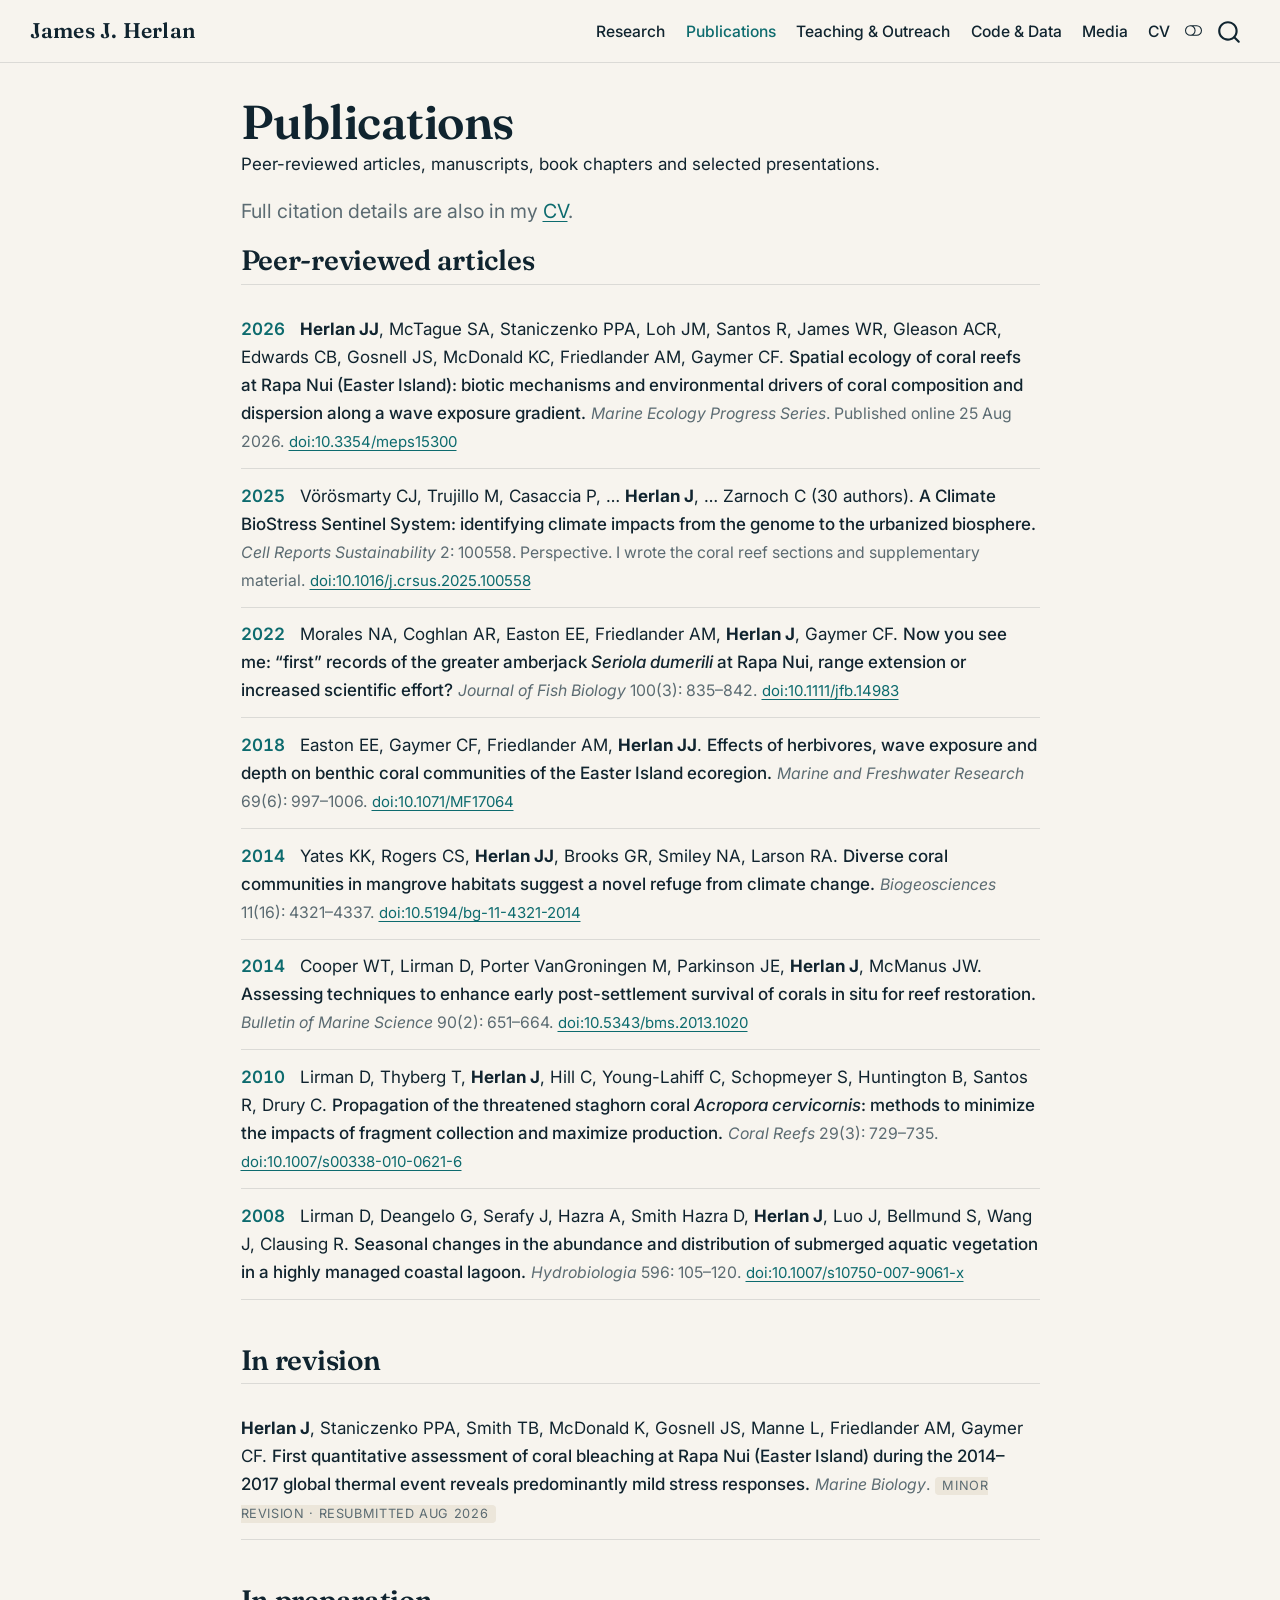
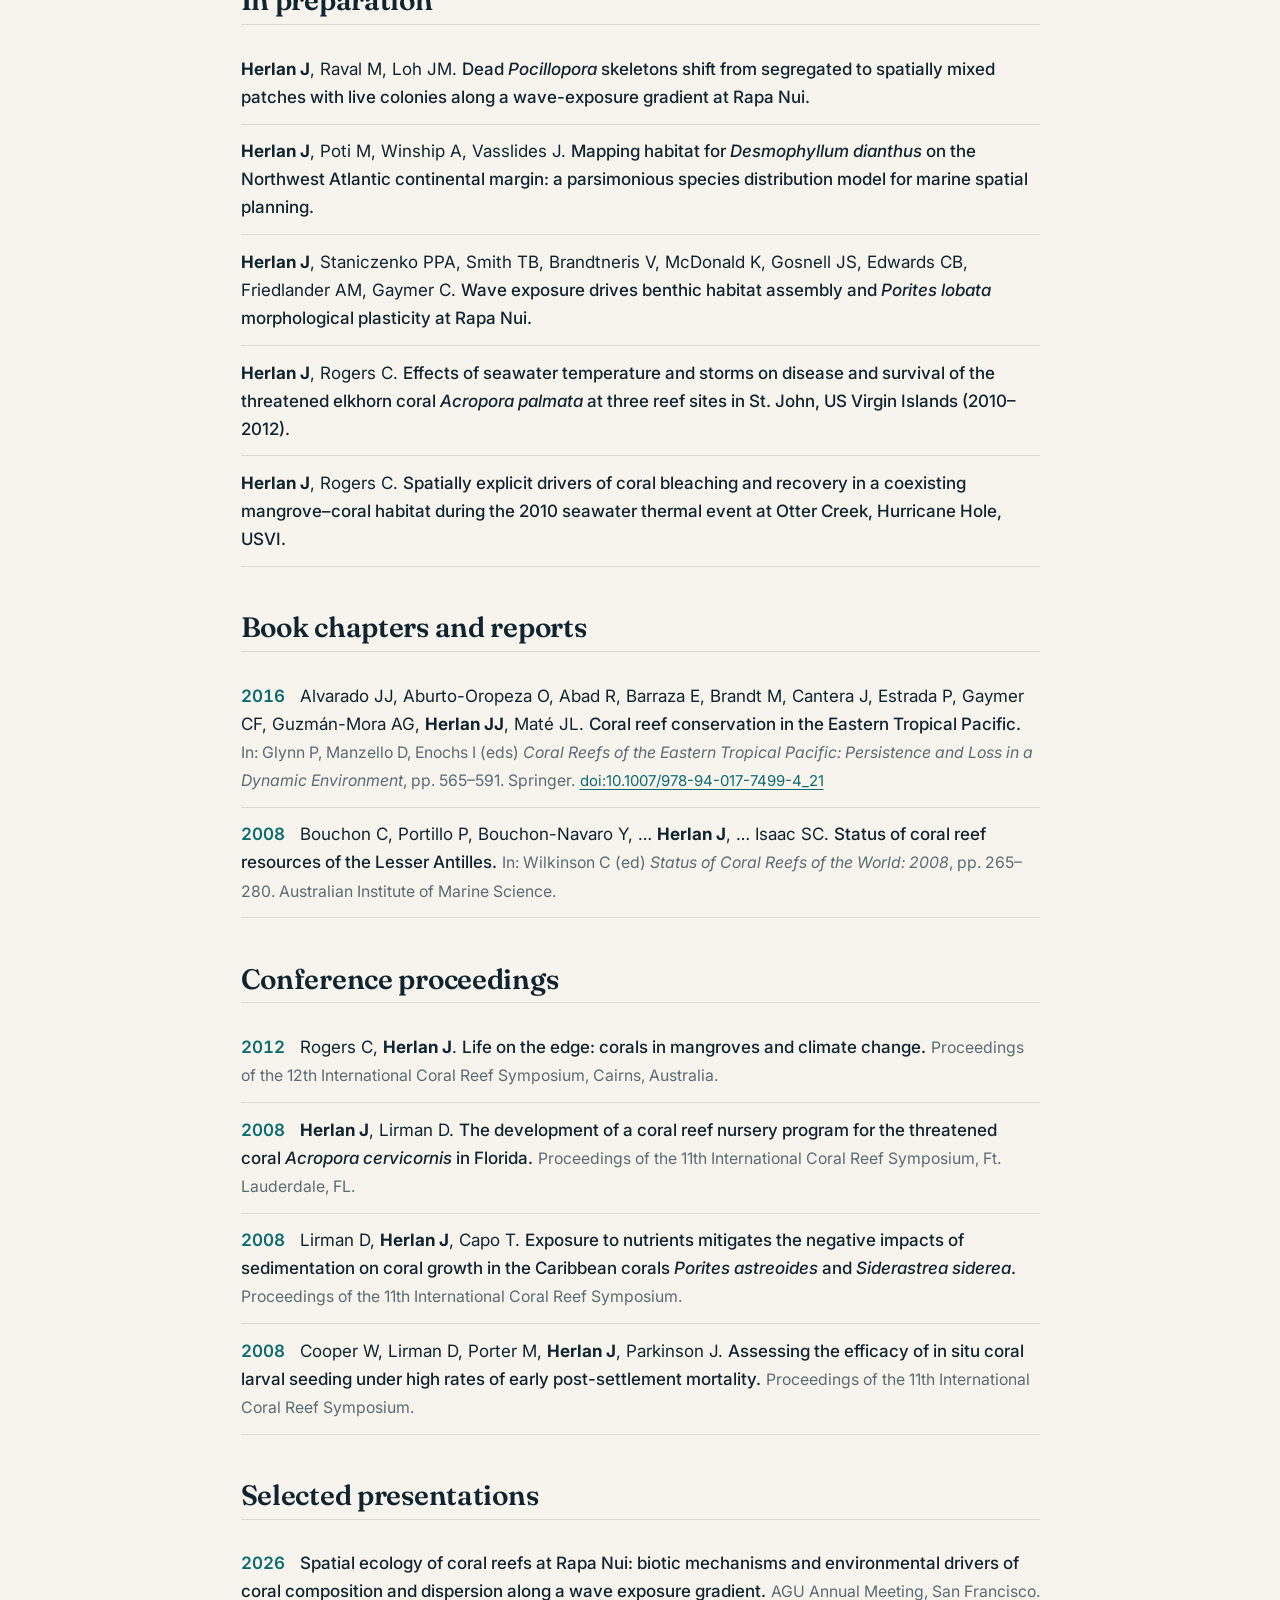
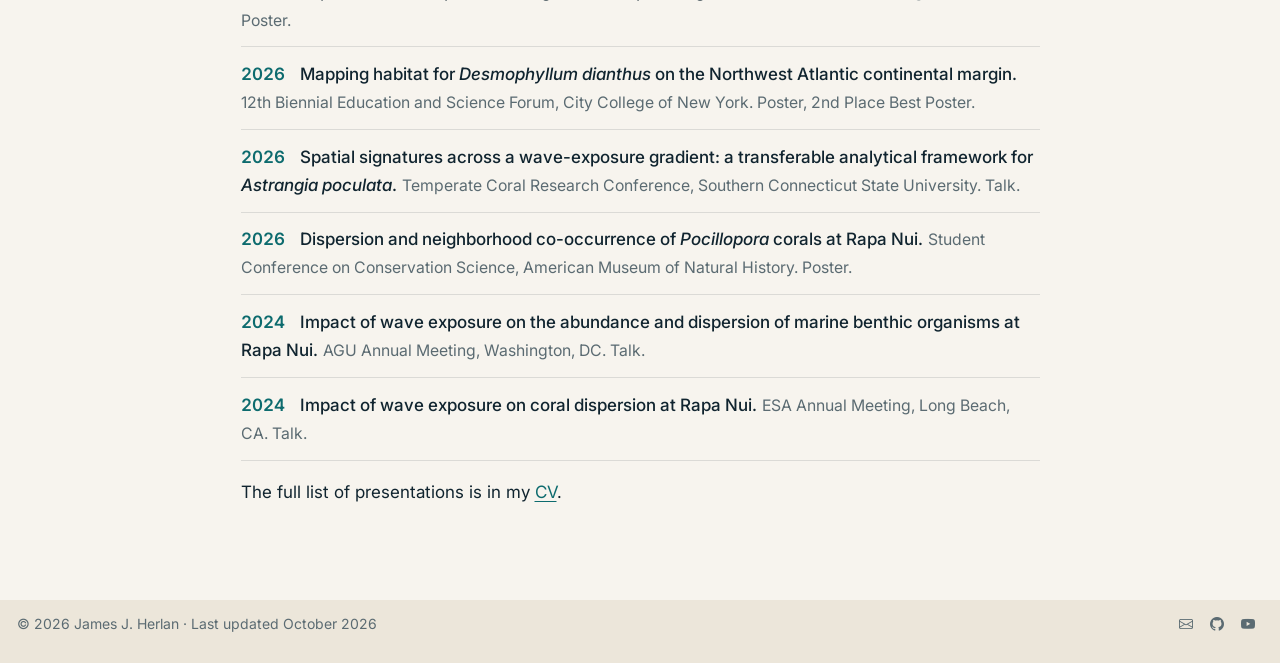
<file: publications.html>
<!DOCTYPE html>
<html xmlns="http://www.w3.org/1999/xhtml" lang="en" xml:lang="en"><head>

<meta charset="utf-8">
<meta name="generator" content="quarto-1.10.19">

<meta name="viewport" content="width=device-width, initial-scale=1.0, user-scalable=yes">

<meta name="description" content="Peer-reviewed articles, manuscripts, book chapters and selected presentations.">

<title>Publications – James J. Herlan</title>
<style>
/* Default styles provided by pandoc.
** See https://pandoc.org/MANUAL.html#variables-for-html for config info.
*/
span.smallcaps{font-variant: small-caps;}
div.columns{display: flex; gap: 1.5em;}
div.column{flex: auto;}
@media screen {
div.columns{gap: min(4vw, 1.5em);}
div.column{overflow-x: auto;}
}
div.hanging-indent{margin-left: 1.5em; text-indent: -1.5em;}
ul.task-list{list-style: none;}
ul.task-list li input[type="checkbox"] {
  width: 0.8em;
  margin: 0 0.8em 0.2em -1em; /* quarto-specific, see https://github.com/quarto-dev/quarto-cli/issues/4556 */ 
  vertical-align: middle;
}
</style>


<script src="site_libs/quarto-nav/quarto-nav.js"></script>
<script src="site_libs/quarto-nav/headroom.min.js"></script>
<script src="site_libs/clipboard/clipboard.min.js"></script>
<script src="site_libs/quarto-search/autocomplete.umd.js"></script>
<script src="site_libs/quarto-search/fuse.min.js"></script>
<script src="site_libs/quarto-search/quarto-search.js"></script>
<meta name="quarto:offset" content="./">
<link href="./images/favicon.svg" rel="icon" type="image/svg+xml">
<script src="site_libs/quarto-html/quarto.js" type="module"></script>
<script src="site_libs/quarto-html/tabsets/tabsets.js" type="module"></script>
<script src="site_libs/quarto-html/popper.min.js"></script>
<script src="site_libs/quarto-html/tippy.umd.min.js"></script>
<link href="site_libs/quarto-html/tippy.css" rel="stylesheet">
<link href="site_libs/quarto-html/quarto-syntax-highlighting-bf27225e3a48a9273f3daa8f8e829971.css" rel="stylesheet" class="quarto-color-scheme" id="quarto-text-highlighting-styles">
<link href="site_libs/quarto-html/quarto-syntax-highlighting-dark-b626d73c4c936ccc3cb08be7d45d1df6.css" rel="stylesheet" class="quarto-color-scheme quarto-color-alternate" id="quarto-text-highlighting-styles">
<link href="site_libs/quarto-html/quarto-syntax-highlighting-bf27225e3a48a9273f3daa8f8e829971.css" rel="stylesheet" class="quarto-color-scheme-extra" id="quarto-text-highlighting-styles">
<script src="site_libs/bootstrap/bootstrap.min.js"></script>
<link href="site_libs/bootstrap/bootstrap-icons.css" rel="stylesheet">
<link href="site_libs/bootstrap/bootstrap-4995d220564330cc428f97568db1d78e.min.css" rel="stylesheet" append-hash="true" class="quarto-color-scheme" id="quarto-bootstrap" data-mode="light">
<link href="site_libs/bootstrap/bootstrap-dark-8c39c5db3395a95e699b9a64133fe088.min.css" rel="stylesheet" append-hash="true" class="quarto-color-scheme quarto-color-alternate" id="quarto-bootstrap" data-mode="dark">
<link href="site_libs/bootstrap/bootstrap-4995d220564330cc428f97568db1d78e.min.css" rel="stylesheet" append-hash="true" class="quarto-color-scheme-extra" id="quarto-bootstrap" data-mode="light">
<script id="quarto-search-options" type="application/json">{
  "location": "navbar",
  "copy-button": false,
  "collapse-after": 3,
  "panel-placement": "end",
  "type": "overlay",
  "limit": 50,
  "keyboard-shortcut": [
    "f",
    "/",
    "s"
  ],
  "show-item-context": false,
  "language": {
    "search-no-results-text": "No results",
    "search-matching-documents-text": "matching documents",
    "search-copy-link-title": "Copy link to search",
    "search-hide-matches-text": "Hide additional matches",
    "search-more-match-text": "more match in this document",
    "search-more-matches-text": "more matches in this document",
    "search-clear-button-title": "Clear",
    "search-text-placeholder": "",
    "search-detached-cancel-button-title": "Cancel",
    "search-submit-button-title": "Submit",
    "search-label": "Search"
  }
}</script>
<style>html{ scroll-behavior: smooth; }</style>


<link rel="stylesheet" href="styles/site.css">
<meta property="og:title" content="Publications – James J. Herlan">
<meta property="og:description" content="Peer-reviewed articles, manuscripts, book chapters and selected presentations.">
<meta property="og:image" content="https://jjherlan.github.io/images/reef-diver.jpg">
<meta property="og:site_name" content="James J. Herlan">
<meta name="twitter:title" content="Publications – James J. Herlan">
<meta name="twitter:description" content="Peer-reviewed articles, manuscripts, book chapters and selected presentations.">
<meta name="twitter:card" content="summary">
</head>

<body class="nav-fixed fullcontent quarto-light"><script id="quarto-html-before-body" type="application/javascript">
    const toggleBodyColorMode = (bsSheetEl) => {
      const mode = bsSheetEl.getAttribute("data-mode");
      const bodyEl = window.document.querySelector("body");
      if (mode === "dark") {
        bodyEl.classList.add("quarto-dark");
        bodyEl.classList.remove("quarto-light");
      } else {
        bodyEl.classList.add("quarto-light");
        bodyEl.classList.remove("quarto-dark");
      }
    }
    const toggleBodyColorPrimary = () => {
      const bsSheetEl = window.document.querySelector("link#quarto-bootstrap:not([rel=disabled-stylesheet])");
      if (bsSheetEl) {
        toggleBodyColorMode(bsSheetEl);
      }
    }
    const setColorSchemeToggle = (alternate) => {
      const toggles = window.document.querySelectorAll('.quarto-color-scheme-toggle');
      for (let i=0; i < toggles.length; i++) {
        const toggle = toggles[i];
        if (toggle) {
          if (alternate) {
            toggle.classList.add("alternate");
          } else {
            toggle.classList.remove("alternate");
          }
        }
      }
    };
    const toggleColorMode = (alternate) => {
      // Switch the stylesheets
      const primaryStylesheets = window.document.querySelectorAll('link.quarto-color-scheme:not(.quarto-color-alternate)');
      const alternateStylesheets = window.document.querySelectorAll('link.quarto-color-scheme.quarto-color-alternate');
      manageTransitions('#quarto-margin-sidebar .nav-link', false);
      if (alternate) {
        // note: dark is layered on light, we don't disable primary!
        enableStylesheet(alternateStylesheets);
        for (const sheetNode of alternateStylesheets) {
          if (sheetNode.id === "quarto-bootstrap") {
            toggleBodyColorMode(sheetNode);
          }
        }
      } else {
        disableStylesheet(alternateStylesheets);
        enableStylesheet(primaryStylesheets)
        toggleBodyColorPrimary();
      }
      manageTransitions('#quarto-margin-sidebar .nav-link', true);
      // Switch the toggles
      setColorSchemeToggle(alternate)
      // Hack to workaround the fact that safari doesn't
      // properly recolor the scrollbar when toggling (#1455)
      if (navigator.userAgent.indexOf('Safari') > 0 && navigator.userAgent.indexOf('Chrome') == -1) {
        manageTransitions("body", false);
        window.scrollTo(0, 1);
        setTimeout(() => {
          window.scrollTo(0, 0);
          manageTransitions("body", true);
        }, 40);
      }
    }
    const disableStylesheet = (stylesheets) => {
      for (let i=0; i < stylesheets.length; i++) {
        const stylesheet = stylesheets[i];
        stylesheet.rel = 'disabled-stylesheet';
      }
    }
    const enableStylesheet = (stylesheets) => {
      for (let i=0; i < stylesheets.length; i++) {
        const stylesheet = stylesheets[i];
        if(stylesheet.rel !== 'stylesheet') { // for Chrome, which will still FOUC without this check
          stylesheet.rel = 'stylesheet';
        }
      }
    }
    const manageTransitions = (selector, allowTransitions) => {
      const els = window.document.querySelectorAll(selector);
      for (let i=0; i < els.length; i++) {
        const el = els[i];
        if (allowTransitions) {
          el.classList.remove('notransition');
        } else {
          el.classList.add('notransition');
        }
      }
    }
    const isFileUrl = () => {
      return window.location.protocol === 'file:';
    }
    const hasAlternateSentinel = () => {
      let styleSentinel = getColorSchemeSentinel();
      if (styleSentinel !== null) {
        return styleSentinel === "alternate";
      } else {
        return false;
      }
    }
    const setStyleSentinel = (alternate) => {
      const value = alternate ? "alternate" : "default";
      if (!isFileUrl()) {
        window.localStorage.setItem("quarto-color-scheme", value);
      } else {
        localAlternateSentinel = value;
      }
    }
    const getColorSchemeSentinel = () => {
      if (!isFileUrl()) {
        const storageValue = window.localStorage.getItem("quarto-color-scheme");
        return storageValue != null ? storageValue : localAlternateSentinel;
      } else {
        return localAlternateSentinel;
      }
    }
    const toggleGiscusIfUsed = (isAlternate, darkModeDefault) => {
      const baseTheme = document.querySelector('#giscus-base-theme')?.value ?? 'light';
      const alternateTheme = document.querySelector('#giscus-alt-theme')?.value ?? 'dark';
      let newTheme = '';
      if(authorPrefersDark) {
        newTheme = isAlternate ? baseTheme : alternateTheme;
      } else {
        newTheme = isAlternate ? alternateTheme : baseTheme;
      }
      const changeGiscusTheme = () => {
        // From: https://github.com/giscus/giscus/issues/336
        const sendMessage = (message) => {
          const iframe = document.querySelector('iframe.giscus-frame');
          if (!iframe) return;
          iframe.contentWindow.postMessage({ giscus: message }, 'https://giscus.app');
        }
        sendMessage({
          setConfig: {
            theme: newTheme
          }
        });
      }
      const isGiscussLoaded = window.document.querySelector('iframe.giscus-frame') !== null;
      if (isGiscussLoaded) {
        changeGiscusTheme();
      }
    };
    const authorPrefersDark = false;
    const queryPrefersDark = window.matchMedia('(prefers-color-scheme: dark)');
    const darkModeDefault = queryPrefersDark.matches;
      document.querySelector('link#quarto-text-highlighting-styles.quarto-color-scheme-extra').rel = 'disabled-stylesheet';
      document.querySelector('link#quarto-bootstrap.quarto-color-scheme-extra').rel = 'disabled-stylesheet';
    let localAlternateSentinel = darkModeDefault ? 'alternate' : 'default';
    // Dark / light mode switch
    window.quartoToggleColorScheme = () => {
      // Read the current dark / light value
      let toAlternate = !hasAlternateSentinel();
      toggleColorMode(toAlternate);
      setStyleSentinel(toAlternate);
      toggleGiscusIfUsed(toAlternate, darkModeDefault);
      window.dispatchEvent(new Event('resize'));
    };
    queryPrefersDark.addEventListener("change", e => {
      if(window.localStorage.getItem("quarto-color-scheme") !== null)
        return;
      const alternate = e.matches
      toggleColorMode(alternate);
      localAlternateSentinel = e.matches ? 'alternate' : 'default'; // this is used alongside local storage!
      toggleGiscusIfUsed(alternate, darkModeDefault);
    });
    // Switch to dark mode if need be
    if (hasAlternateSentinel()) {
      toggleColorMode(true);
    } else {
      toggleColorMode(false);
    }
  </script>

<div id="quarto-search-results"></div>
  <header id="quarto-header" class="headroom fixed-top">
    <nav class="navbar navbar-expand-lg " data-bs-theme="dark">
      <div class="navbar-container container-fluid">
      <div class="navbar-brand-container mx-auto">
    <a class="navbar-brand" href="./index.html">
    <span class="navbar-title">James J. Herlan</span>
    </a>
  </div>
            <div id="quarto-search" class="" title="Search"></div>
          <button class="navbar-toggler" type="button" data-bs-toggle="collapse" data-bs-target="#navbarCollapse" aria-controls="navbarCollapse" role="menu" aria-expanded="false" aria-label="Toggle navigation" onclick="if (window.quartoToggleHeadroom) { window.quartoToggleHeadroom(); }">
  <span class="navbar-toggler-icon"></span>
</button>
          <div class="collapse navbar-collapse" id="navbarCollapse">
            <ul class="navbar-nav navbar-nav-scroll me-auto">
</ul>
            <ul class="navbar-nav navbar-nav-scroll ms-auto">
  <li class="nav-item">
    <a class="nav-link" href="./research.html"> 
<span class="menu-text">Research</span></a>
  </li>  
  <li class="nav-item">
    <a class="nav-link active" href="./publications.html" aria-current="page"> 
<span class="menu-text">Publications</span></a>
  </li>  
  <li class="nav-item">
    <a class="nav-link" href="./teaching.html"> 
<span class="menu-text">Teaching &amp; Outreach</span></a>
  </li>  
  <li class="nav-item">
    <a class="nav-link" href="./code.html"> 
<span class="menu-text">Code &amp; Data</span></a>
  </li>  
  <li class="nav-item">
    <a class="nav-link" href="./media.html"> 
<span class="menu-text">Media</span></a>
  </li>  
  <li class="nav-item">
    <a class="nav-link" href="./cv.html"> 
<span class="menu-text">CV</span></a>
  </li>  
</ul>
          </div> <!-- /navcollapse -->
            <div class="quarto-navbar-tools">
  <a href="" class="quarto-color-scheme-toggle quarto-navigation-tool  px-1" onclick="window.quartoToggleColorScheme(); return false;" title="Toggle dark mode"><i class="bi"></i></a>
</div>
      </div> <!-- /container-fluid -->
    </nav>
</header>
<!-- content -->
<div id="quarto-content" class="quarto-container page-columns page-rows-contents page-layout-article page-navbar">
<!-- sidebar -->
<!-- margin-sidebar -->
    
<!-- main -->
<main class="content" id="quarto-document-content">


<header id="title-block-header" class="quarto-title-block default">
<div class="quarto-title">
<h1 class="title">Publications</h1>
</div>

<div>
  <div class="description">
    Peer-reviewed articles, manuscripts, book chapters and selected presentations.
  </div>
</div>


<div class="quarto-title-meta">

    
  
    
  </div>
  


</header>


<div class="lead-text">
<p>Full citation details are also in my <a href="files/Herlan_CV.pdf">CV</a>. <!-- Add your Google Scholar link here once it is set up: [Google Scholar](https://scholar.google.com/citations?user=YOUR_ID) --></p>
</div>
<section id="peer-reviewed-articles" class="level2">
<h2 data-anchor-id="peer-reviewed-articles">Peer-reviewed articles</h2>
<ul class="pubs">
<li><span class="yr">2026</span>
  <strong>Herlan JJ</strong>, McTague SA, Staniczenko PPA, Loh JM, Santos R, James WR, Gleason ACR, Edwards CB, Gosnell JS, McDonald KC, Friedlander AM, Gaymer CF.
  <span class="ttl">Spatial ecology of coral reefs at Rapa Nui (Easter Island): biotic mechanisms and environmental drivers of coral composition and dispersion along a wave exposure gradient.</span>
  <span class="meta"><em>Marine Ecology Progress Series</em>. Published online 25 Aug 2026.</span>
  <a class="doi" href="https://doi.org/10.3354/meps15300">doi:10.3354/meps15300</a></li>

<li><span class="yr">2025</span>
  Vörösmarty CJ, Trujillo M, Casaccia P, … <strong>Herlan J</strong>, … Zarnoch C (30 authors).
  <span class="ttl">A Climate BioStress Sentinel System: identifying climate impacts from the genome to the urbanized biosphere.</span>
  <span class="meta"><em>Cell Reports Sustainability</em> 2: 100558. Perspective. I wrote the coral reef sections and supplementary material.</span>
  <a class="doi" href="https://doi.org/10.1016/j.crsus.2025.100558">doi:10.1016/j.crsus.2025.100558</a></li>

<li><span class="yr">2022</span>
  Morales NA, Coghlan AR, Easton EE, Friedlander AM, <strong>Herlan J</strong>, Gaymer CF.
  <span class="ttl">Now you see me: “first” records of the greater amberjack <em>Seriola dumerili</em> at Rapa Nui, range extension or increased scientific effort?</span>
  <span class="meta"><em>Journal of Fish Biology</em> 100(3): 835–842.</span>
  <a class="doi" href="https://doi.org/10.1111/jfb.14983">doi:10.1111/jfb.14983</a></li>

<li><span class="yr">2018</span>
  Easton EE, Gaymer CF, Friedlander AM, <strong>Herlan JJ</strong>.
  <span class="ttl">Effects of herbivores, wave exposure and depth on benthic coral communities of the Easter Island ecoregion.</span>
  <span class="meta"><em>Marine and Freshwater Research</em> 69(6): 997–1006.</span>
  <a class="doi" href="https://doi.org/10.1071/MF17064">doi:10.1071/MF17064</a></li>

<li><span class="yr">2014</span>
  Yates KK, Rogers CS, <strong>Herlan JJ</strong>, Brooks GR, Smiley NA, Larson RA.
  <span class="ttl">Diverse coral communities in mangrove habitats suggest a novel refuge from climate change.</span>
  <span class="meta"><em>Biogeosciences</em> 11(16): 4321–4337.</span>
  <a class="doi" href="https://doi.org/10.5194/bg-11-4321-2014">doi:10.5194/bg-11-4321-2014</a></li>

<li><span class="yr">2014</span>
  Cooper WT, Lirman D, Porter VanGroningen M, Parkinson JE, <strong>Herlan J</strong>, McManus JW.
  <span class="ttl">Assessing techniques to enhance early post-settlement survival of corals in situ for reef restoration.</span>
  <span class="meta"><em>Bulletin of Marine Science</em> 90(2): 651–664.</span>
  <a class="doi" href="https://doi.org/10.5343/bms.2013.1020">doi:10.5343/bms.2013.1020</a></li>

<li><span class="yr">2010</span>
  Lirman D, Thyberg T, <strong>Herlan J</strong>, Hill C, Young-Lahiff C, Schopmeyer S, Huntington B, Santos R, Drury C.
  <span class="ttl">Propagation of the threatened staghorn coral <em>Acropora cervicornis</em>: methods to minimize the impacts of fragment collection and maximize production.</span>
  <span class="meta"><em>Coral Reefs</em> 29(3): 729–735.</span>
  <a class="doi" href="https://doi.org/10.1007/s00338-010-0621-6">doi:10.1007/s00338-010-0621-6</a></li>

<li><span class="yr">2008</span>
  Lirman D, Deangelo G, Serafy J, Hazra A, Smith Hazra D, <strong>Herlan J</strong>, Luo J, Bellmund S, Wang J, Clausing R.
  <span class="ttl">Seasonal changes in the abundance and distribution of submerged aquatic vegetation in a highly managed coastal lagoon.</span>
  <span class="meta"><em>Hydrobiologia</em> 596: 105–120.</span>
  <a class="doi" href="https://doi.org/10.1007/s10750-007-9061-x">doi:10.1007/s10750-007-9061-x</a></li>
</ul>
</section>
<section id="in-revision" class="level2">
<h2 data-anchor-id="in-revision">In revision</h2>
<ul class="pubs">
<li>
  <strong>Herlan J</strong>, Staniczenko PPA, Smith TB, McDonald K, Gosnell JS, Manne L, Friedlander AM, Gaymer CF.
  <span class="ttl">First quantitative assessment of coral bleaching at Rapa Nui (Easter Island) during the 2014–2017 global thermal event reveals predominantly mild stress responses.</span>
  <span class="meta"><em>Marine Biology</em>.</span><span class="status">Minor revision · resubmitted Aug 2026</span></li>
</ul>
</section>
<section id="in-preparation" class="level2">
<h2 data-anchor-id="in-preparation">In preparation</h2>
<ul class="pubs">
<li><strong>Herlan J</strong>, Raval M, Loh JM. <span class="ttl">Dead <em>Pocillopora</em> skeletons shift from segregated to spatially mixed patches with live colonies along a wave-exposure gradient at Rapa Nui.</span></li>
<li><strong>Herlan J</strong>, Poti M, Winship A, Vasslides J. <span class="ttl">Mapping habitat for <em>Desmophyllum dianthus</em> on the Northwest Atlantic continental margin: a parsimonious species distribution model for marine spatial planning.</span></li>
<li><strong>Herlan J</strong>, Staniczenko PPA, Smith TB, Brandtneris V, McDonald K, Gosnell JS, Edwards CB, Friedlander AM, Gaymer C. <span class="ttl">Wave exposure drives benthic habitat assembly and <em>Porites lobata</em> morphological plasticity at Rapa Nui.</span></li>
<li><strong>Herlan J</strong>, Rogers C. <span class="ttl">Effects of seawater temperature and storms on disease and survival of the threatened elkhorn coral <em>Acropora palmata</em> at three reef sites in St. John, US Virgin Islands (2010–2012).</span></li>
<li><strong>Herlan J</strong>, Rogers C. <span class="ttl">Spatially explicit drivers of coral bleaching and recovery in a coexisting mangrove–coral habitat during the 2010 seawater thermal event at Otter Creek, Hurricane Hole, USVI.</span></li>
</ul>
</section>
<section id="book-chapters-and-reports" class="level2">
<h2 data-anchor-id="book-chapters-and-reports">Book chapters and reports</h2>
<ul class="pubs">
<li><span class="yr">2016</span>
  Alvarado JJ, Aburto-Oropeza O, Abad R, Barraza E, Brandt M, Cantera J, Estrada P, Gaymer CF, Guzmán-Mora AG, <strong>Herlan JJ</strong>, Maté JL.
  <span class="ttl">Coral reef conservation in the Eastern Tropical Pacific.</span>
  <span class="meta">In: Glynn P, Manzello D, Enochs I (eds) <em>Coral Reefs of the Eastern Tropical Pacific: Persistence and Loss in a Dynamic Environment</em>, pp. 565–591. Springer.</span>
  <a class="doi" href="https://doi.org/10.1007/978-94-017-7499-4_21">doi:10.1007/978-94-017-7499-4_21</a></li>

<li><span class="yr">2008</span>
  Bouchon C, Portillo P, Bouchon-Navaro Y, … <strong>Herlan J</strong>, … Isaac SC.
  <span class="ttl">Status of coral reef resources of the Lesser Antilles.</span>
  <span class="meta">In: Wilkinson C (ed) <em>Status of Coral Reefs of the World: 2008</em>, pp. 265–280. Australian Institute of Marine Science.</span></li>
</ul>
</section>
<section id="conference-proceedings" class="level2">
<h2 data-anchor-id="conference-proceedings">Conference proceedings</h2>
<ul class="pubs">
<li><span class="yr">2012</span> Rogers C, <strong>Herlan J</strong>. <span class="ttl">Life on the edge: corals in mangroves and climate change.</span> <span class="meta">Proceedings of the 12th International Coral Reef Symposium, Cairns, Australia.</span></li>
<li><span class="yr">2008</span> <strong>Herlan J</strong>, Lirman D. <span class="ttl">The development of a coral reef nursery program for the threatened coral <em>Acropora cervicornis</em> in Florida.</span> <span class="meta">Proceedings of the 11th International Coral Reef Symposium, Ft. Lauderdale, FL.</span></li>
<li><span class="yr">2008</span> Lirman D, <strong>Herlan J</strong>, Capo T. <span class="ttl">Exposure to nutrients mitigates the negative impacts of sedimentation on coral growth in the Caribbean corals <em>Porites astreoides</em> and <em>Siderastrea siderea</em>.</span> <span class="meta">Proceedings of the 11th International Coral Reef Symposium.</span></li>
<li><span class="yr">2008</span> Cooper W, Lirman D, Porter M, <strong>Herlan J</strong>, Parkinson J. <span class="ttl">Assessing the efficacy of in situ coral larval seeding under high rates of early post-settlement mortality.</span> <span class="meta">Proceedings of the 11th International Coral Reef Symposium.</span></li>
</ul>
</section>
<section id="selected-presentations" class="level2">
<h2 data-anchor-id="selected-presentations">Selected presentations</h2>
<ul class="pubs">
<li><span class="yr">2026</span> <span class="ttl">Spatial ecology of coral reefs at Rapa Nui: biotic mechanisms and environmental drivers of coral composition and dispersion along a wave exposure gradient.</span> <span class="meta">AGU Annual Meeting, San Francisco. Poster.</span></li>
<li><span class="yr">2026</span> <span class="ttl">Mapping habitat for <em>Desmophyllum dianthus</em> on the Northwest Atlantic continental margin.</span> <span class="meta">12th Biennial Education and Science Forum, City College of New York. Poster, 2nd Place Best Poster.</span></li>
<li><span class="yr">2026</span> <span class="ttl">Spatial signatures across a wave-exposure gradient: a transferable analytical framework for <em>Astrangia poculata</em>.</span> <span class="meta">Temperate Coral Research Conference, Southern Connecticut State University. Talk.</span></li>
<li><span class="yr">2026</span> <span class="ttl">Dispersion and neighborhood co-occurrence of <em>Pocillopora</em> corals at Rapa Nui.</span> <span class="meta">Student Conference on Conservation Science, American Museum of Natural History. Poster.</span></li>
<li><span class="yr">2024</span> <span class="ttl">Impact of wave exposure on the abundance and dispersion of marine benthic organisms at Rapa Nui.</span> <span class="meta">AGU Annual Meeting, Washington, DC. Talk.</span></li>
<li><span class="yr">2024</span> <span class="ttl">Impact of wave exposure on coral dispersion at Rapa Nui.</span> <span class="meta">ESA Annual Meeting, Long Beach, CA. Talk.</span></li>
</ul>
<p>The full list of presentations is in my <a href="files/Herlan_CV.pdf">CV</a>.</p>


</section>

<a onclick="window.scrollTo(0, 0); return false;" role="button" id="quarto-back-to-top"><i class="bi bi-arrow-up"></i> Back to top</a></main> <!-- /main -->
<script id="quarto-html-after-body" type="application/javascript">
  window.document.addEventListener("DOMContentLoaded", function (event) {
    // Ensure there is a toggle, if there isn't float one in the top right
    if (window.document.querySelector('.quarto-color-scheme-toggle') === null) {
      const a = window.document.createElement('a');
      a.classList.add('top-right');
      a.classList.add('quarto-color-scheme-toggle');
      a.href = "";
      a.onclick = function() { try { window.quartoToggleColorScheme(); } catch {} return false; };
      const i = window.document.createElement("i");
      i.classList.add('bi');
      a.appendChild(i);
      window.document.body.appendChild(a);
    }
    setColorSchemeToggle(hasAlternateSentinel())
    const isCodeAnnotation = (el) => {
      for (const clz of el.classList) {
        if (clz.startsWith('code-annotation-')) {                     
          return true;
        }
      }
      return false;
    }
    const onCopySuccess = function(e) {
      // button target
      const button = e.trigger;
      // don't keep focus
      button.blur();
      // flash "checked"
      button.classList.add('code-copy-button-checked');
      var currentTitle = button.getAttribute("title");
      button.setAttribute("title", "Copied!");
      let tooltip;
      if (window.bootstrap) {
        button.setAttribute("data-bs-toggle", "tooltip");
        button.setAttribute("data-bs-placement", "left");
        button.setAttribute("data-bs-title", "Copied!");
        tooltip = new bootstrap.Tooltip(button, 
          { trigger: "manual", 
            customClass: "code-copy-button-tooltip",
            offset: [0, -8]});
        tooltip.show();    
      }
      setTimeout(function() {
        if (tooltip) {
          tooltip.hide();
          button.removeAttribute("data-bs-title");
          button.removeAttribute("data-bs-toggle");
          button.removeAttribute("data-bs-placement");
        }
        button.setAttribute("title", currentTitle);
        button.classList.remove('code-copy-button-checked');
      }, 1000);
      // clear code selection
      e.clearSelection();
    }
    const getTextToCopy = function(trigger) {
      const outerScaffold = trigger.parentElement.cloneNode(true);
      const codeEl = outerScaffold.querySelector('code');
      for (const childEl of codeEl.children) {
        if (isCodeAnnotation(childEl)) {
          childEl.remove();
        }
      }
      return codeEl.innerText;
    }
    const clipboard = new window.ClipboardJS('.code-copy-button:not([data-in-quarto-modal])', {
      text: getTextToCopy
    });
    clipboard.on('success', onCopySuccess);
    if (window.document.getElementById('quarto-embedded-source-code-modal')) {
      const clipboardModal = new window.ClipboardJS('.code-copy-button[data-in-quarto-modal]', {
        text: getTextToCopy,
        container: window.document.getElementById('quarto-embedded-source-code-modal')
      });
      clipboardModal.on('success', onCopySuccess);
    }
      var localhostRegex = new RegExp(/^(?:http|https):\/\/localhost\:?[0-9]*\//);
      var mailtoRegex = new RegExp(/^mailto:/);
        var filterRegex = new RegExp("https:\/\/jjherlan\.github\.io");
      var isInternal = (href) => {
          return filterRegex.test(href) || localhostRegex.test(href) || mailtoRegex.test(href);
      }
      // Inspect non-navigation links and adorn them if external
     var links = window.document.querySelectorAll('a[href]:not(.nav-link):not(.navbar-brand):not(.toc-action):not(.sidebar-link):not(.sidebar-item-toggle):not(.pagination-link):not(.no-external):not([aria-hidden]):not(.dropdown-item):not(.quarto-navigation-tool):not(.about-link)');
      for (var i=0; i<links.length; i++) {
        const link = links[i];
        if (!isInternal(link.href)) {
          // undo the damage that might have been done by quarto-nav.js in the case of
          // links that we want to consider external
          if (link.dataset.originalHref !== undefined) {
            link.href = link.dataset.originalHref;
          }
            // target, if specified
            link.setAttribute("target", "_blank");
            if (link.getAttribute("rel") === null) {
              link.setAttribute("rel", "noopener");
            }
        }
      }
    function tippyHover(el, contentFn, onTriggerFn, onUntriggerFn) {
      const config = {
        allowHTML: true,
        maxWidth: 500,
        delay: 100,
        arrow: false,
        appendTo: function(el) {
            return el.parentElement;
        },
        interactive: true,
        interactiveBorder: 10,
        theme: 'quarto',
        placement: 'bottom-start',
      };
      if (contentFn) {
        config.content = contentFn;
      }
      if (onTriggerFn) {
        config.onTrigger = onTriggerFn;
      }
      if (onUntriggerFn) {
        config.onUntrigger = onUntriggerFn;
      }
      window.tippy(el, config); 
    }
    const noterefs = window.document.querySelectorAll('a[role="doc-noteref"]');
    for (var i=0; i<noterefs.length; i++) {
      const ref = noterefs[i];
      tippyHover(ref, function() {
        // use id or data attribute instead here
        let href = ref.getAttribute('data-footnote-href') || ref.getAttribute('href');
        try { href = new URL(href).hash; } catch {}
        const id = href.replace(/^#\/?/, "");
        const note = window.document.getElementById(id);
        if (note) {
          return note.innerHTML;
        } else {
          return "";
        }
      });
    }
    const xrefs = window.document.querySelectorAll('a.quarto-xref');
    const processXRef = (id, note) => {
      // Strip column container classes
      const stripColumnClz = (el) => {
        el.classList.remove("page-full", "page-columns");
        if (el.children) {
          for (const child of el.children) {
            stripColumnClz(child);
          }
        }
      }
      stripColumnClz(note)
      if (id === null || id.startsWith('sec-')) {
        // Special case sections, only their first couple elements
        const container = document.createElement("div");
        if (note.children && note.children.length > 2) {
          container.appendChild(note.children[0].cloneNode(true));
          for (let i = 1; i < note.children.length; i++) {
            const child = note.children[i];
            if (child.tagName === "P" && child.innerText === "") {
              continue;
            } else {
              container.appendChild(child.cloneNode(true));
              break;
            }
          }
          if (window.Quarto?.typesetMath) {
            window.Quarto.typesetMath(container);
          }
          return container.innerHTML
        } else {
          if (window.Quarto?.typesetMath) {
            window.Quarto.typesetMath(note);
          }
          return note.innerHTML;
        }
      } else {
        // Remove any anchor links if they are present
        const anchorLink = note.querySelector('a.anchorjs-link');
        if (anchorLink) {
          anchorLink.remove();
        }
        if (window.Quarto?.typesetMath) {
          window.Quarto.typesetMath(note);
        }
        if (note.classList.contains("callout")) {
          return note.outerHTML;
        } else {
          return note.innerHTML;
        }
      }
    }
    for (var i=0; i<xrefs.length; i++) {
      const xref = xrefs[i];
      tippyHover(xref, undefined, function(instance) {
        instance.disable();
        let url = xref.getAttribute('href');
        let hash = undefined; 
        if (url.startsWith('#')) {
          hash = url;
        } else {
          try { hash = new URL(url).hash; } catch {}
        }
        if (hash) {
          const id = hash.replace(/^#\/?/, "");
          const note = window.document.getElementById(id);
          if (note !== null) {
            try {
              const html = processXRef(id, note.cloneNode(true));
              instance.setContent(html);
            } finally {
              instance.enable();
              instance.show();
            }
          } else {
            // See if we can fetch this
            fetch(url.split('#')[0])
            .then(res => res.text())
            .then(html => {
              const parser = new DOMParser();
              const htmlDoc = parser.parseFromString(html, "text/html");
              const note = htmlDoc.getElementById(id);
              if (note !== null) {
                const html = processXRef(id, note);
                instance.setContent(html);
              } 
            }).finally(() => {
              instance.enable();
              instance.show();
            });
          }
        } else {
          // See if we can fetch a full url (with no hash to target)
          // This is a special case and we should probably do some content thinning / targeting
          fetch(url)
          .then(res => res.text())
          .then(html => {
            const parser = new DOMParser();
            const htmlDoc = parser.parseFromString(html, "text/html");
            const note = htmlDoc.querySelector('main.content');
            if (note !== null) {
              // This should only happen for chapter cross references
              // (since there is no id in the URL)
              // remove the first header
              if (note.children.length > 0 && note.children[0].tagName === "HEADER") {
                note.children[0].remove();
              }
              const html = processXRef(null, note);
              instance.setContent(html);
            } 
          }).finally(() => {
            instance.enable();
            instance.show();
          });
        }
      }, function(instance) {
      });
    }
        let selectedAnnoteEl;
        const selectorForAnnotation = ( cell, annotation) => {
          let cellAttr = 'data-code-cell="' + cell + '"';
          let lineAttr = 'data-code-annotation="' +  annotation + '"';
          const selector = 'span[' + cellAttr + '][' + lineAttr + ']';
          return selector;
        }
        const selectCodeLines = (annoteEl) => {
          const doc = window.document;
          const targetCell = annoteEl.getAttribute("data-target-cell");
          const targetAnnotation = annoteEl.getAttribute("data-target-annotation");
          const annoteSpan = window.document.querySelector(selectorForAnnotation(targetCell, targetAnnotation));
          const lines = annoteSpan.getAttribute("data-code-lines").split(",");
          const lineIds = lines.map((line) => {
            return targetCell + "-" + line;
          })
          let top = null;
          let height = null;
          let parent = null;
          if (lineIds.length > 0) {
              //compute the position of the single el (top and bottom and make a div)
              const el = window.document.getElementById(lineIds[0]);
              top = el.offsetTop;
              height = el.offsetHeight;
              parent = el.parentElement.parentElement;
            if (lineIds.length > 1) {
              const lastEl = window.document.getElementById(lineIds[lineIds.length - 1]);
              const bottom = lastEl.offsetTop + lastEl.offsetHeight;
              height = bottom - top;
            }
            if (top !== null && height !== null && parent !== null) {
              // cook up a div (if necessary) and position it 
              let div = window.document.getElementById("code-annotation-line-highlight");
              if (div === null) {
                div = window.document.createElement("div");
                div.setAttribute("id", "code-annotation-line-highlight");
                div.style.position = 'absolute';
                parent.appendChild(div);
              }
              div.style.top = top - 2 + "px";
              div.style.height = height + 4 + "px";
              div.style.left = 0;
              let gutterDiv = window.document.getElementById("code-annotation-line-highlight-gutter");
              if (gutterDiv === null) {
                gutterDiv = window.document.createElement("div");
                gutterDiv.setAttribute("id", "code-annotation-line-highlight-gutter");
                gutterDiv.style.position = 'absolute';
                const codeCell = window.document.getElementById(targetCell);
                const gutter = codeCell.querySelector('.code-annotation-gutter');
                gutter.appendChild(gutterDiv);
              }
              gutterDiv.style.top = top - 2 + "px";
              gutterDiv.style.height = height + 4 + "px";
            }
            selectedAnnoteEl = annoteEl;
          }
        };
        const unselectCodeLines = () => {
          const elementsIds = ["code-annotation-line-highlight", "code-annotation-line-highlight-gutter"];
          elementsIds.forEach((elId) => {
            const div = window.document.getElementById(elId);
            if (div) {
              div.remove();
            }
          });
          selectedAnnoteEl = undefined;
        };
          // Handle positioning of the toggle
      window.addEventListener(
        "resize",
        throttle(() => {
          elRect = undefined;
          if (selectedAnnoteEl) {
            selectCodeLines(selectedAnnoteEl);
          }
        }, 10)
      );
      function throttle(fn, ms) {
      let throttle = false;
      let timer;
        return (...args) => {
          if(!throttle) { // first call gets through
              fn.apply(this, args);
              throttle = true;
          } else { // all the others get throttled
              if(timer) clearTimeout(timer); // cancel #2
              timer = setTimeout(() => {
                fn.apply(this, args);
                timer = throttle = false;
              }, ms);
          }
        };
      }
        // Attach click handler to the DT
        const annoteDls = window.document.querySelectorAll('dt[data-target-cell]');
        for (const annoteDlNode of annoteDls) {
          annoteDlNode.addEventListener('click', (event) => {
            const clickedEl = event.target;
            if (clickedEl !== selectedAnnoteEl) {
              unselectCodeLines();
              const activeEl = window.document.querySelector('dt[data-target-cell].code-annotation-active');
              if (activeEl) {
                activeEl.classList.remove('code-annotation-active');
              }
              selectCodeLines(clickedEl);
              clickedEl.classList.add('code-annotation-active');
            } else {
              // Unselect the line
              unselectCodeLines();
              clickedEl.classList.remove('code-annotation-active');
            }
          });
        }
    const findCites = (el) => {
      const parentEl = el.parentElement;
      if (parentEl) {
        const cites = parentEl.dataset.cites;
        if (cites) {
          return {
            el,
            cites: cites.split(' ')
          };
        } else {
          return findCites(el.parentElement)
        }
      } else {
        return undefined;
      }
    };
    var bibliorefs = window.document.querySelectorAll('a[role="doc-biblioref"]');
    for (var i=0; i<bibliorefs.length; i++) {
      const ref = bibliorefs[i];
      const citeInfo = findCites(ref);
      if (citeInfo) {
        tippyHover(citeInfo.el, function() {
          var popup = window.document.createElement('div');
          citeInfo.cites.forEach(function(cite) {
            var citeDiv = window.document.createElement('div');
            citeDiv.classList.add('hanging-indent');
            citeDiv.classList.add('csl-entry');
            var biblioDiv = window.document.getElementById('ref-' + cite);
            if (biblioDiv) {
              citeDiv.innerHTML = biblioDiv.innerHTML;
            }
            popup.appendChild(citeDiv);
          });
          return popup.innerHTML;
        });
      }
    }
  });
  </script>
</div> <!-- /content -->
<footer class="footer">
  <div class="nav-footer">
    <div class="nav-footer-left">
<p>© 2026 James J. Herlan · Last updated October 2026</p>
</div>   
    <div class="nav-footer-center">
      &nbsp;
    </div>
    <div class="nav-footer-right">
      <ul class="footer-items list-unstyled">
    <li class="nav-item compact">
    <a class="nav-link" href="mailto:jherlan@gradcenter.cuny.edu">
      <i class="bi bi-envelope" role="img" aria-label="Email">
</i> 
    </a>
  </li>  
    <li class="nav-item compact">
    <a class="nav-link" href="https://github.com/jjherlan">
      <i class="bi bi-github" role="img" aria-label="GitHub">
</i> 
    </a>
  </li>  
    <li class="nav-item compact">
    <a class="nav-link" href="https://www.youtube.com/@jamesherlan2388">
      <i class="bi bi-youtube" role="img" aria-label="YouTube">
</i> 
    </a>
  </li>  
</ul>
    </div>
  </div>
</footer>




<script src="site_libs/quarto-html/zenscroll-min.js"></script>
</body></html>
</file>
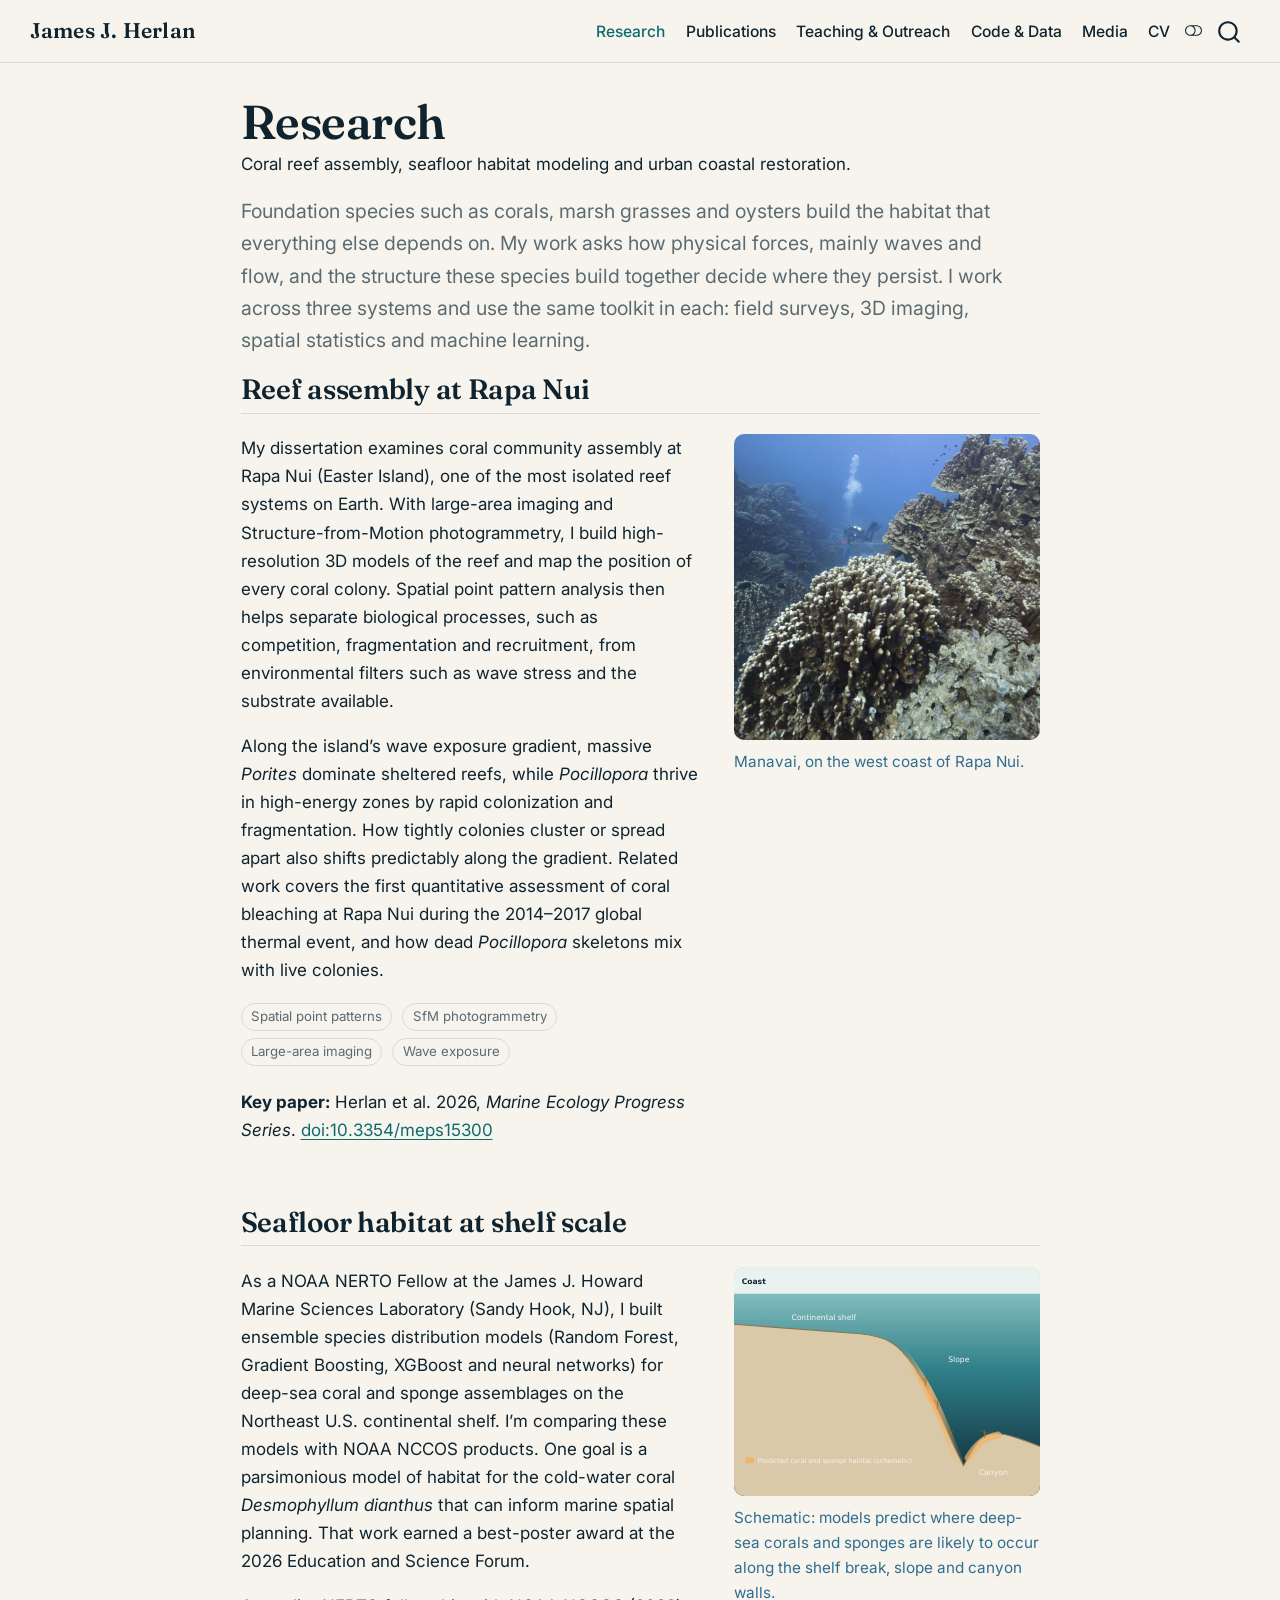
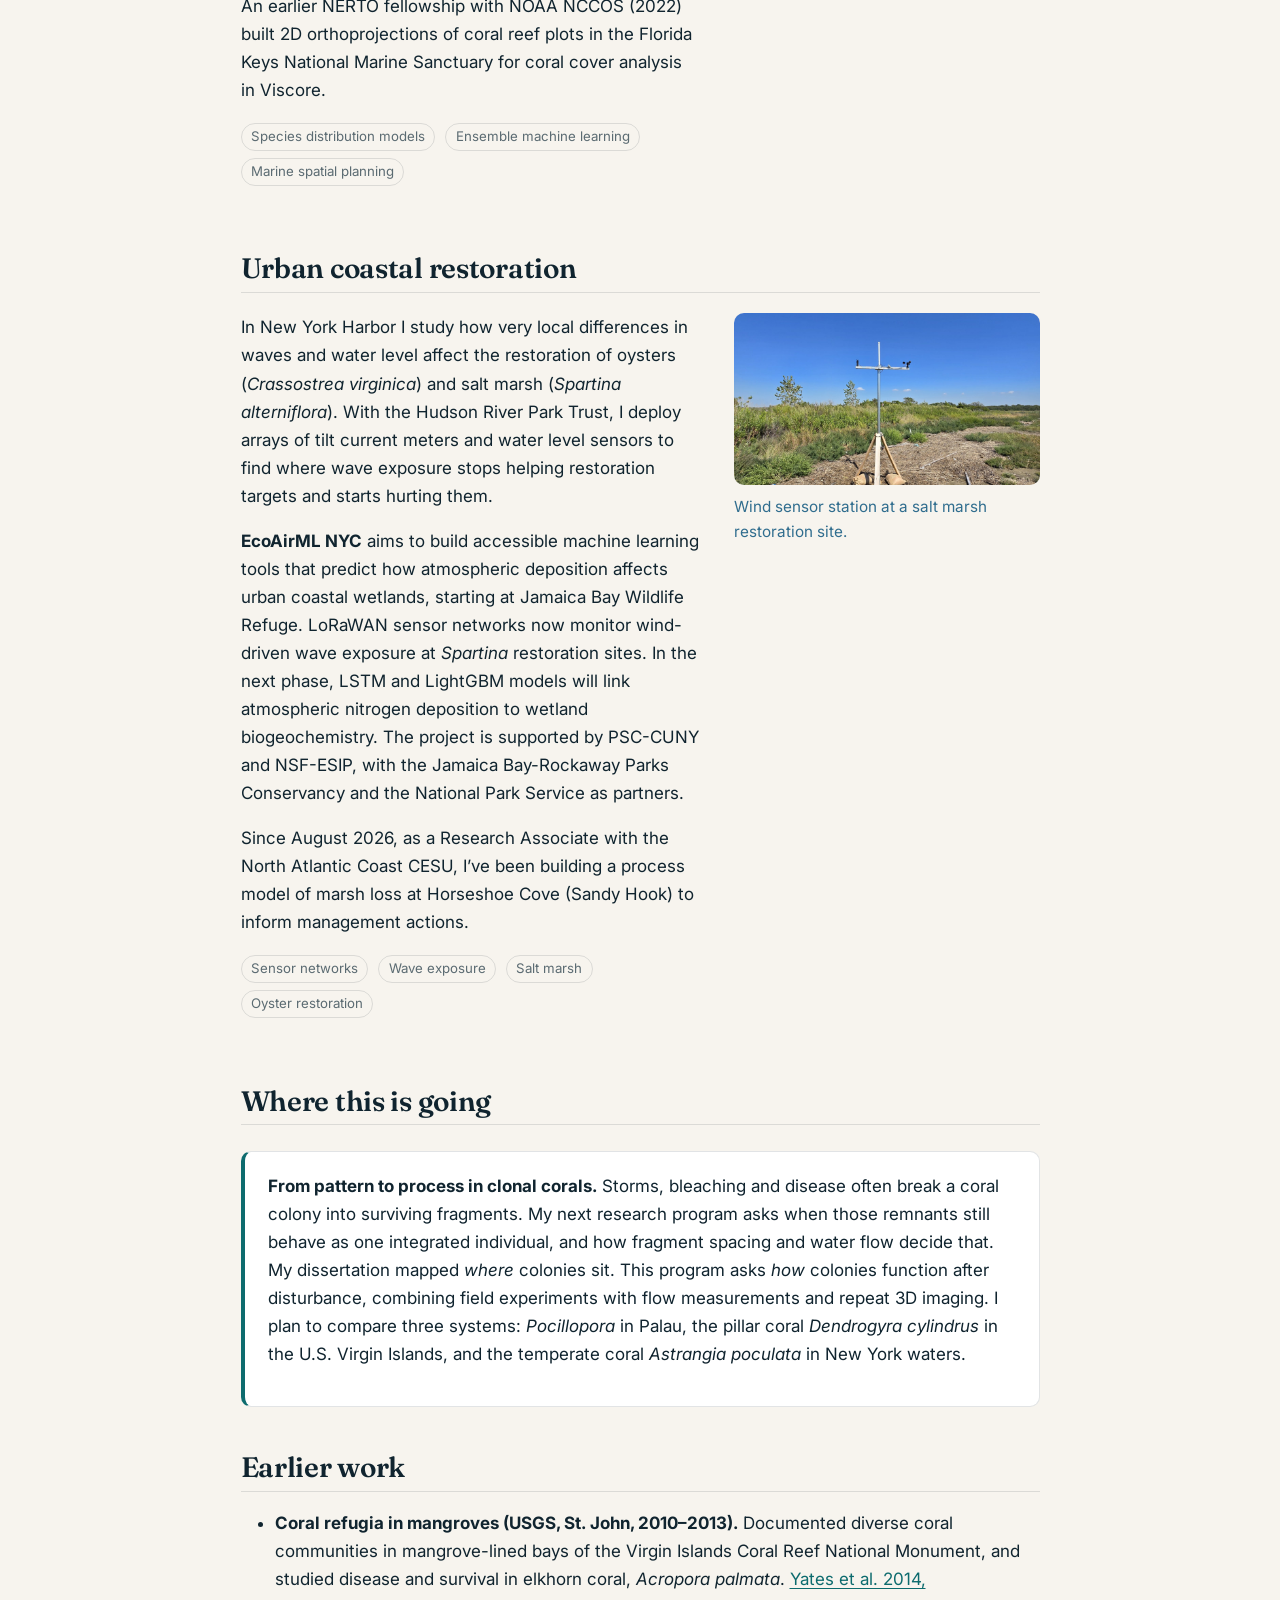
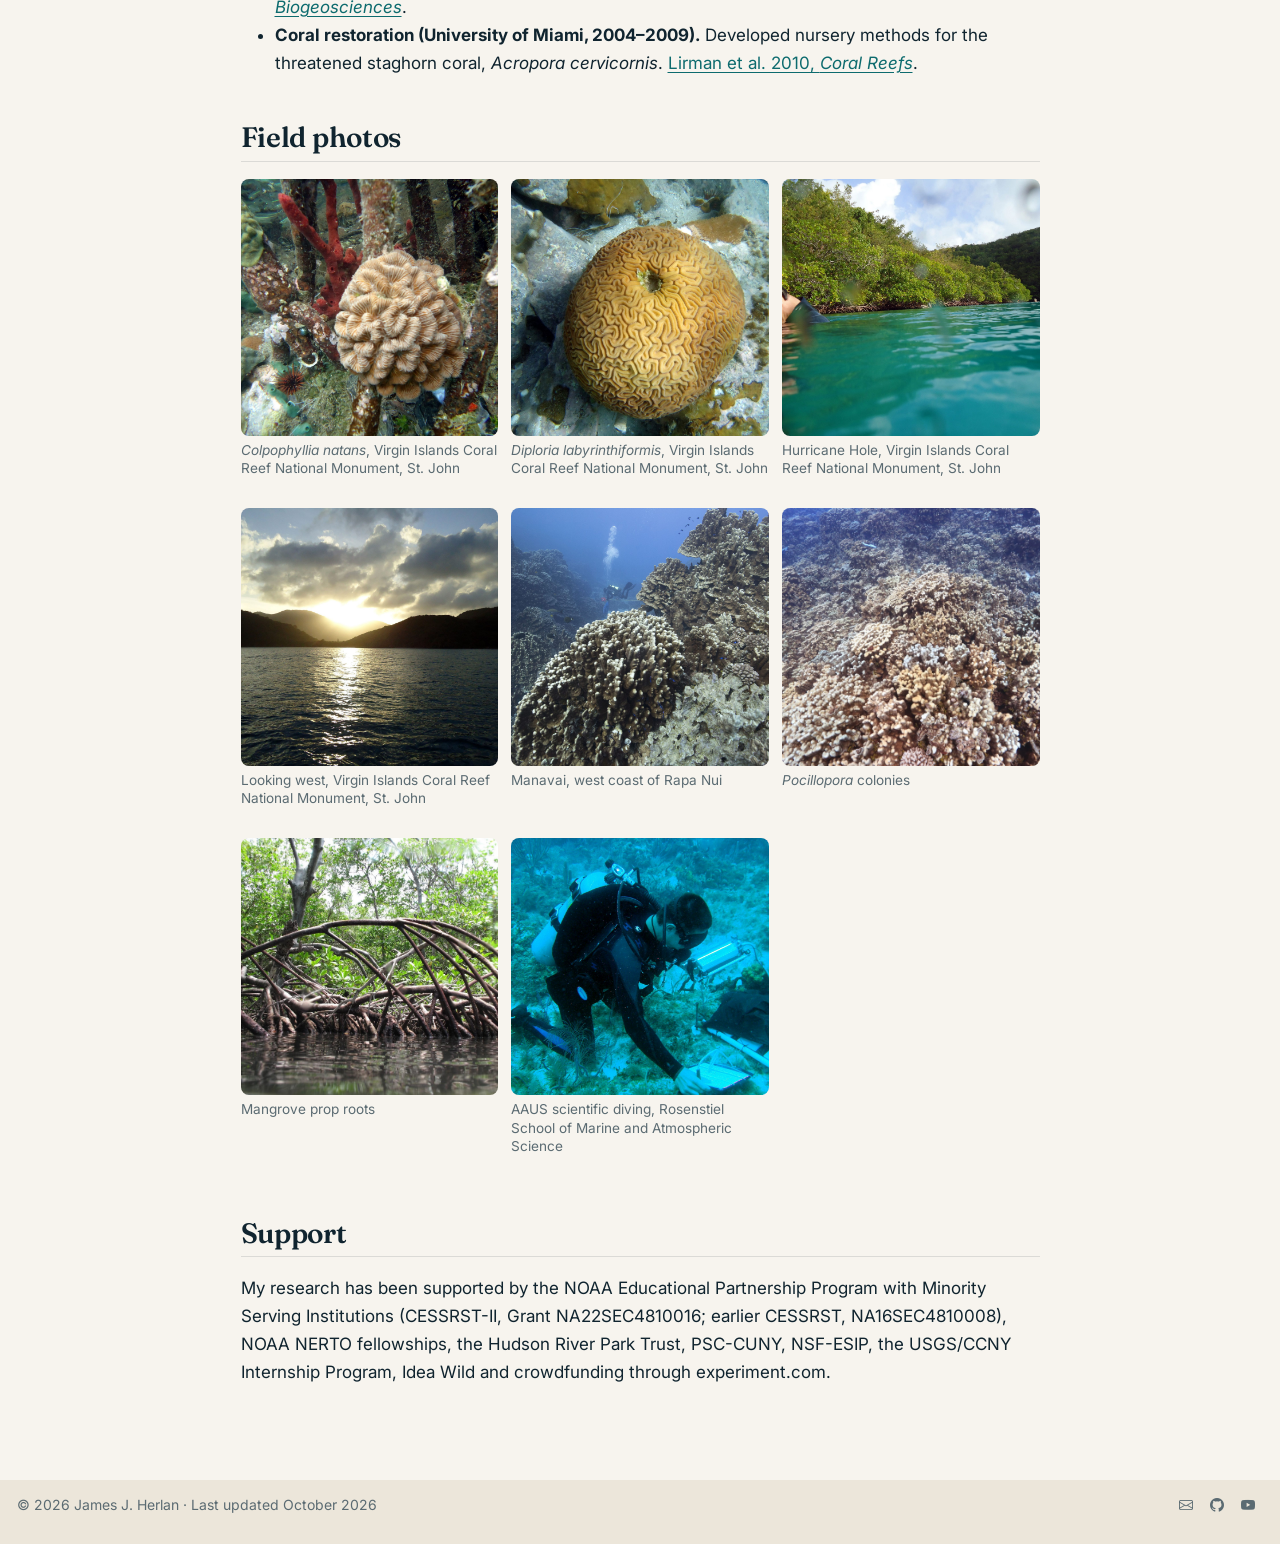
<file: research.html>
<!DOCTYPE html>
<html xmlns="http://www.w3.org/1999/xhtml" lang="en" xml:lang="en"><head>

<meta charset="utf-8">
<meta name="generator" content="quarto-1.10.19">

<meta name="viewport" content="width=device-width, initial-scale=1.0, user-scalable=yes">

<meta name="description" content="Coral reef assembly, seafloor habitat modeling and urban coastal restoration.">

<title>Research – James J. Herlan</title>
<style>
/* Default styles provided by pandoc.
** See https://pandoc.org/MANUAL.html#variables-for-html for config info.
*/
span.smallcaps{font-variant: small-caps;}
div.columns{display: flex; gap: 1.5em;}
div.column{flex: auto;}
@media screen {
div.columns{gap: min(4vw, 1.5em);}
div.column{overflow-x: auto;}
}
div.hanging-indent{margin-left: 1.5em; text-indent: -1.5em;}
ul.task-list{list-style: none;}
ul.task-list li input[type="checkbox"] {
  width: 0.8em;
  margin: 0 0.8em 0.2em -1em; /* quarto-specific, see https://github.com/quarto-dev/quarto-cli/issues/4556 */ 
  vertical-align: middle;
}
</style>


<script src="site_libs/quarto-nav/quarto-nav.js"></script>
<script src="site_libs/quarto-nav/headroom.min.js"></script>
<script src="site_libs/clipboard/clipboard.min.js"></script>
<script src="site_libs/quarto-search/autocomplete.umd.js"></script>
<script src="site_libs/quarto-search/fuse.min.js"></script>
<script src="site_libs/quarto-search/quarto-search.js"></script>
<meta name="quarto:offset" content="./">
<link href="./images/favicon.svg" rel="icon" type="image/svg+xml">
<script src="site_libs/quarto-html/quarto.js" type="module"></script>
<script src="site_libs/quarto-html/tabsets/tabsets.js" type="module"></script>
<script src="site_libs/quarto-html/popper.min.js"></script>
<script src="site_libs/quarto-html/tippy.umd.min.js"></script>
<link href="site_libs/quarto-html/tippy.css" rel="stylesheet">
<link href="site_libs/quarto-html/quarto-syntax-highlighting-bf27225e3a48a9273f3daa8f8e829971.css" rel="stylesheet" class="quarto-color-scheme" id="quarto-text-highlighting-styles">
<link href="site_libs/quarto-html/quarto-syntax-highlighting-dark-b626d73c4c936ccc3cb08be7d45d1df6.css" rel="stylesheet" class="quarto-color-scheme quarto-color-alternate" id="quarto-text-highlighting-styles">
<link href="site_libs/quarto-html/quarto-syntax-highlighting-bf27225e3a48a9273f3daa8f8e829971.css" rel="stylesheet" class="quarto-color-scheme-extra" id="quarto-text-highlighting-styles">
<script src="site_libs/bootstrap/bootstrap.min.js"></script>
<link href="site_libs/bootstrap/bootstrap-icons.css" rel="stylesheet">
<link href="site_libs/bootstrap/bootstrap-4995d220564330cc428f97568db1d78e.min.css" rel="stylesheet" append-hash="true" class="quarto-color-scheme" id="quarto-bootstrap" data-mode="light">
<link href="site_libs/bootstrap/bootstrap-dark-8c39c5db3395a95e699b9a64133fe088.min.css" rel="stylesheet" append-hash="true" class="quarto-color-scheme quarto-color-alternate" id="quarto-bootstrap" data-mode="dark">
<link href="site_libs/bootstrap/bootstrap-4995d220564330cc428f97568db1d78e.min.css" rel="stylesheet" append-hash="true" class="quarto-color-scheme-extra" id="quarto-bootstrap" data-mode="light">
<script src="site_libs/quarto-contrib/glightbox/glightbox.min.js"></script>
<link href="site_libs/quarto-contrib/glightbox/glightbox.min.css" rel="stylesheet">
<link href="site_libs/quarto-contrib/glightbox/lightbox.css" rel="stylesheet">
<script id="quarto-search-options" type="application/json">{
  "location": "navbar",
  "copy-button": false,
  "collapse-after": 3,
  "panel-placement": "end",
  "type": "overlay",
  "limit": 50,
  "keyboard-shortcut": [
    "f",
    "/",
    "s"
  ],
  "show-item-context": false,
  "language": {
    "search-no-results-text": "No results",
    "search-matching-documents-text": "matching documents",
    "search-copy-link-title": "Copy link to search",
    "search-hide-matches-text": "Hide additional matches",
    "search-more-match-text": "more match in this document",
    "search-more-matches-text": "more matches in this document",
    "search-clear-button-title": "Clear",
    "search-text-placeholder": "",
    "search-detached-cancel-button-title": "Cancel",
    "search-submit-button-title": "Submit",
    "search-label": "Search"
  }
}</script>
<style>html{ scroll-behavior: smooth; }</style>


<link rel="stylesheet" href="styles/site.css">
<meta property="og:title" content="Research – James J. Herlan">
<meta property="og:description" content="Coral reef assembly, seafloor habitat modeling and urban coastal restoration.">
<meta property="og:image" content="https://jjherlan.github.io/images/reef-diver.jpg">
<meta property="og:site_name" content="James J. Herlan">
<meta name="twitter:title" content="Research – James J. Herlan">
<meta name="twitter:description" content="Coral reef assembly, seafloor habitat modeling and urban coastal restoration.">
<meta name="twitter:image" content="https://jjherlan.github.io/images/manavai-rapanui.jpg">
<meta name="twitter:image:alt" content="Branching and massive corals on a reef at Manavai, Rapa Nui, with a diver in the background.">
<meta name="twitter:card" content="summary_large_image">
</head>

<body class="nav-fixed fullcontent quarto-light"><script id="quarto-html-before-body" type="application/javascript">
    const toggleBodyColorMode = (bsSheetEl) => {
      const mode = bsSheetEl.getAttribute("data-mode");
      const bodyEl = window.document.querySelector("body");
      if (mode === "dark") {
        bodyEl.classList.add("quarto-dark");
        bodyEl.classList.remove("quarto-light");
      } else {
        bodyEl.classList.add("quarto-light");
        bodyEl.classList.remove("quarto-dark");
      }
    }
    const toggleBodyColorPrimary = () => {
      const bsSheetEl = window.document.querySelector("link#quarto-bootstrap:not([rel=disabled-stylesheet])");
      if (bsSheetEl) {
        toggleBodyColorMode(bsSheetEl);
      }
    }
    const setColorSchemeToggle = (alternate) => {
      const toggles = window.document.querySelectorAll('.quarto-color-scheme-toggle');
      for (let i=0; i < toggles.length; i++) {
        const toggle = toggles[i];
        if (toggle) {
          if (alternate) {
            toggle.classList.add("alternate");
          } else {
            toggle.classList.remove("alternate");
          }
        }
      }
    };
    const toggleColorMode = (alternate) => {
      // Switch the stylesheets
      const primaryStylesheets = window.document.querySelectorAll('link.quarto-color-scheme:not(.quarto-color-alternate)');
      const alternateStylesheets = window.document.querySelectorAll('link.quarto-color-scheme.quarto-color-alternate');
      manageTransitions('#quarto-margin-sidebar .nav-link', false);
      if (alternate) {
        // note: dark is layered on light, we don't disable primary!
        enableStylesheet(alternateStylesheets);
        for (const sheetNode of alternateStylesheets) {
          if (sheetNode.id === "quarto-bootstrap") {
            toggleBodyColorMode(sheetNode);
          }
        }
      } else {
        disableStylesheet(alternateStylesheets);
        enableStylesheet(primaryStylesheets)
        toggleBodyColorPrimary();
      }
      manageTransitions('#quarto-margin-sidebar .nav-link', true);
      // Switch the toggles
      setColorSchemeToggle(alternate)
      // Hack to workaround the fact that safari doesn't
      // properly recolor the scrollbar when toggling (#1455)
      if (navigator.userAgent.indexOf('Safari') > 0 && navigator.userAgent.indexOf('Chrome') == -1) {
        manageTransitions("body", false);
        window.scrollTo(0, 1);
        setTimeout(() => {
          window.scrollTo(0, 0);
          manageTransitions("body", true);
        }, 40);
      }
    }
    const disableStylesheet = (stylesheets) => {
      for (let i=0; i < stylesheets.length; i++) {
        const stylesheet = stylesheets[i];
        stylesheet.rel = 'disabled-stylesheet';
      }
    }
    const enableStylesheet = (stylesheets) => {
      for (let i=0; i < stylesheets.length; i++) {
        const stylesheet = stylesheets[i];
        if(stylesheet.rel !== 'stylesheet') { // for Chrome, which will still FOUC without this check
          stylesheet.rel = 'stylesheet';
        }
      }
    }
    const manageTransitions = (selector, allowTransitions) => {
      const els = window.document.querySelectorAll(selector);
      for (let i=0; i < els.length; i++) {
        const el = els[i];
        if (allowTransitions) {
          el.classList.remove('notransition');
        } else {
          el.classList.add('notransition');
        }
      }
    }
    const isFileUrl = () => {
      return window.location.protocol === 'file:';
    }
    const hasAlternateSentinel = () => {
      let styleSentinel = getColorSchemeSentinel();
      if (styleSentinel !== null) {
        return styleSentinel === "alternate";
      } else {
        return false;
      }
    }
    const setStyleSentinel = (alternate) => {
      const value = alternate ? "alternate" : "default";
      if (!isFileUrl()) {
        window.localStorage.setItem("quarto-color-scheme", value);
      } else {
        localAlternateSentinel = value;
      }
    }
    const getColorSchemeSentinel = () => {
      if (!isFileUrl()) {
        const storageValue = window.localStorage.getItem("quarto-color-scheme");
        return storageValue != null ? storageValue : localAlternateSentinel;
      } else {
        return localAlternateSentinel;
      }
    }
    const toggleGiscusIfUsed = (isAlternate, darkModeDefault) => {
      const baseTheme = document.querySelector('#giscus-base-theme')?.value ?? 'light';
      const alternateTheme = document.querySelector('#giscus-alt-theme')?.value ?? 'dark';
      let newTheme = '';
      if(authorPrefersDark) {
        newTheme = isAlternate ? baseTheme : alternateTheme;
      } else {
        newTheme = isAlternate ? alternateTheme : baseTheme;
      }
      const changeGiscusTheme = () => {
        // From: https://github.com/giscus/giscus/issues/336
        const sendMessage = (message) => {
          const iframe = document.querySelector('iframe.giscus-frame');
          if (!iframe) return;
          iframe.contentWindow.postMessage({ giscus: message }, 'https://giscus.app');
        }
        sendMessage({
          setConfig: {
            theme: newTheme
          }
        });
      }
      const isGiscussLoaded = window.document.querySelector('iframe.giscus-frame') !== null;
      if (isGiscussLoaded) {
        changeGiscusTheme();
      }
    };
    const authorPrefersDark = false;
    const queryPrefersDark = window.matchMedia('(prefers-color-scheme: dark)');
    const darkModeDefault = queryPrefersDark.matches;
      document.querySelector('link#quarto-text-highlighting-styles.quarto-color-scheme-extra').rel = 'disabled-stylesheet';
      document.querySelector('link#quarto-bootstrap.quarto-color-scheme-extra').rel = 'disabled-stylesheet';
    let localAlternateSentinel = darkModeDefault ? 'alternate' : 'default';
    // Dark / light mode switch
    window.quartoToggleColorScheme = () => {
      // Read the current dark / light value
      let toAlternate = !hasAlternateSentinel();
      toggleColorMode(toAlternate);
      setStyleSentinel(toAlternate);
      toggleGiscusIfUsed(toAlternate, darkModeDefault);
      window.dispatchEvent(new Event('resize'));
    };
    queryPrefersDark.addEventListener("change", e => {
      if(window.localStorage.getItem("quarto-color-scheme") !== null)
        return;
      const alternate = e.matches
      toggleColorMode(alternate);
      localAlternateSentinel = e.matches ? 'alternate' : 'default'; // this is used alongside local storage!
      toggleGiscusIfUsed(alternate, darkModeDefault);
    });
    // Switch to dark mode if need be
    if (hasAlternateSentinel()) {
      toggleColorMode(true);
    } else {
      toggleColorMode(false);
    }
  </script>

<div id="quarto-search-results"></div>
  <header id="quarto-header" class="headroom fixed-top">
    <nav class="navbar navbar-expand-lg " data-bs-theme="dark">
      <div class="navbar-container container-fluid">
      <div class="navbar-brand-container mx-auto">
    <a class="navbar-brand" href="./index.html">
    <span class="navbar-title">James J. Herlan</span>
    </a>
  </div>
            <div id="quarto-search" class="" title="Search"></div>
          <button class="navbar-toggler" type="button" data-bs-toggle="collapse" data-bs-target="#navbarCollapse" aria-controls="navbarCollapse" role="menu" aria-expanded="false" aria-label="Toggle navigation" onclick="if (window.quartoToggleHeadroom) { window.quartoToggleHeadroom(); }">
  <span class="navbar-toggler-icon"></span>
</button>
          <div class="collapse navbar-collapse" id="navbarCollapse">
            <ul class="navbar-nav navbar-nav-scroll me-auto">
</ul>
            <ul class="navbar-nav navbar-nav-scroll ms-auto">
  <li class="nav-item">
    <a class="nav-link active" href="./research.html" aria-current="page"> 
<span class="menu-text">Research</span></a>
  </li>  
  <li class="nav-item">
    <a class="nav-link" href="./publications.html"> 
<span class="menu-text">Publications</span></a>
  </li>  
  <li class="nav-item">
    <a class="nav-link" href="./teaching.html"> 
<span class="menu-text">Teaching &amp; Outreach</span></a>
  </li>  
  <li class="nav-item">
    <a class="nav-link" href="./code.html"> 
<span class="menu-text">Code &amp; Data</span></a>
  </li>  
  <li class="nav-item">
    <a class="nav-link" href="./media.html"> 
<span class="menu-text">Media</span></a>
  </li>  
  <li class="nav-item">
    <a class="nav-link" href="./cv.html"> 
<span class="menu-text">CV</span></a>
  </li>  
</ul>
          </div> <!-- /navcollapse -->
            <div class="quarto-navbar-tools">
  <a href="" class="quarto-color-scheme-toggle quarto-navigation-tool  px-1" onclick="window.quartoToggleColorScheme(); return false;" title="Toggle dark mode"><i class="bi"></i></a>
</div>
      </div> <!-- /container-fluid -->
    </nav>
</header>
<!-- content -->
<div id="quarto-content" class="quarto-container page-columns page-rows-contents page-layout-article page-navbar">
<!-- sidebar -->
<!-- margin-sidebar -->
    
<!-- main -->
<main class="content" id="quarto-document-content">


<header id="title-block-header" class="quarto-title-block default">
<div class="quarto-title">
<h1 class="title">Research</h1>
</div>

<div>
  <div class="description">
    Coral reef assembly, seafloor habitat modeling and urban coastal restoration.
  </div>
</div>


<div class="quarto-title-meta">

    
  
    
  </div>
  


</header>


<div class="lead-text">
<p>Foundation species such as corals, marsh grasses and oysters build the habitat that everything else depends on. My work asks how physical forces, mainly waves and flow, and the structure these species build together decide where they persist. I work across three systems and use the same toolkit in each: field surveys, 3D imaging, spatial statistics and machine learning.</p>
</div>
<section id="reef-assembly-at-rapa-nui" class="level2">
<h2 data-anchor-id="reef-assembly-at-rapa-nui">Reef assembly at Rapa Nui</h2>
<div class="theme-section">
<div>
<p>My dissertation examines coral community assembly at Rapa Nui (Easter Island), one of the most isolated reef systems on Earth. With large-area imaging and Structure-from-Motion photogrammetry, I build high-resolution 3D models of the reef and map the position of every coral colony. Spatial point pattern analysis then helps separate biological processes, such as competition, fragmentation and recruitment, from environmental filters such as wave stress and the substrate available.</p>
<p>Along the island’s wave exposure gradient, massive <em>Porites</em> dominate sheltered reefs, while <em>Pocillopora</em> thrive in high-energy zones by rapid colonization and fragmentation. How tightly colonies cluster or spread apart also shifts predictably along the gradient. Related work covers the first quantitative assessment of coral bleaching at Rapa Nui during the 2014–2017 global thermal event, and how dead <em>Pocillopora</em> skeletons mix with live colonies.</p>
<p><span class="tag">Spatial point patterns</span> <span class="tag">SfM photogrammetry</span> <span class="tag">Large-area imaging</span> <span class="tag">Wave exposure</span></p>
<p><strong>Key paper:</strong> Herlan et al.&nbsp;2026, <em>Marine Ecology Progress Series</em>. <a href="https://doi.org/10.3354/meps15300">doi:10.3354/meps15300</a></p>
</div>
<div>
<div class="quarto-figure quarto-figure-center">
<figure class="figure">
<p><a href="images/manavai-rapanui.jpg" class="lightbox" data-gallery="quarto-lightbox-gallery-1" title="Manavai, on the west coast of Rapa Nui."><img src="images/manavai-rapanui.jpg" class="img-fluid figure-img" alt="Branching and massive corals on a reef at Manavai, Rapa Nui, with a diver in the background."></a></p>
<figcaption>Manavai, on the west coast of Rapa Nui.</figcaption>
</figure>
</div>
</div>
</div>
</section>
<section id="seafloor-habitat-at-shelf-scale" class="level2">
<h2 data-anchor-id="seafloor-habitat-at-shelf-scale">Seafloor habitat at shelf scale</h2>
<div class="theme-section">
<div>
<p>As a NOAA NERTO Fellow at the James J. Howard Marine Sciences Laboratory (Sandy Hook, NJ), I built ensemble species distribution models (Random Forest, Gradient Boosting, XGBoost and neural networks) for deep-sea coral and sponge assemblages on the Northeast U.S. continental shelf. I’m comparing these models with NOAA NCCOS products. One goal is a parsimonious model of habitat for the cold-water coral <em>Desmophyllum dianthus</em> that can inform marine spatial planning. That work earned a best-poster award at the 2026 Education and Science Forum.</p>
<p>An earlier NERTO fellowship with NOAA NCCOS (2022) built 2D orthoprojections of coral reef plots in the Florida Keys National Marine Sanctuary for coral cover analysis in Viscore.</p>
<p><span class="tag">Species distribution models</span> <span class="tag">Ensemble machine learning</span> <span class="tag">Marine spatial planning</span></p>
</div>
<div>
<div class="quarto-figure quarto-figure-center">
<figure class="figure">
<p><a href="images/shelf-schematic.svg" class="lightbox" data-gallery="quarto-lightbox-gallery-2" title="Schematic: models predict where deep-sea corals and sponges are likely to occur along the shelf break, slope and canyon walls."><img src="images/shelf-schematic.svg" class="img-fluid figure-img" alt="Cross-section diagram from coast to submarine canyon, with predicted coral and sponge habitat shaded along the slope."></a></p>
<figcaption>Schematic: models predict where deep-sea corals and sponges are likely to occur along the shelf break, slope and canyon walls.</figcaption>
</figure>
</div>
</div>
</div>
</section>
<section id="urban-coastal-restoration" class="level2">
<h2 data-anchor-id="urban-coastal-restoration">Urban coastal restoration</h2>
<div class="theme-section">
<div>
<p>In New York Harbor I study how very local differences in waves and water level affect the restoration of oysters (<em>Crassostrea virginica</em>) and salt marsh (<em>Spartina alterniflora</em>). With the Hudson River Park Trust, I deploy arrays of tilt current meters and water level sensors to find where wave exposure stops helping restoration targets and starts hurting them.</p>
<p><strong>EcoAirML NYC</strong> aims to build accessible machine learning tools that predict how atmospheric deposition affects urban coastal wetlands, starting at Jamaica Bay Wildlife Refuge. LoRaWAN sensor networks now monitor wind-driven wave exposure at <em>Spartina</em> restoration sites. In the next phase, LSTM and LightGBM models will link atmospheric nitrogen deposition to wetland biogeochemistry. The project is supported by PSC-CUNY and NSF-ESIP, with the Jamaica Bay-Rockaway Parks Conservancy and the National Park Service as partners.</p>
<p>Since August 2026, as a Research Associate with the North Atlantic Coast CESU, I’ve been building a process model of marsh loss at Horseshoe Cove (Sandy Hook) to inform management actions.</p>
<p><span class="tag">Sensor networks</span> <span class="tag">Wave exposure</span> <span class="tag">Salt marsh</span> <span class="tag">Oyster restoration</span></p>
</div>
<div>
<div class="quarto-figure quarto-figure-center">
<figure class="figure">
<p><a href="images/saltmarsh-wind-station.jpg" class="lightbox" data-gallery="quarto-lightbox-gallery-3" title="Wind sensor station at a salt marsh restoration site."><img src="images/saltmarsh-wind-station.jpg" class="img-fluid figure-img" alt="A wind and weather sensor station on a tripod in a salt marsh under a blue sky."></a></p>
<figcaption>Wind sensor station at a salt marsh restoration site.</figcaption>
</figure>
</div>
</div>
</div>
</section>
<section id="where-this-is-going" class="level2">
<h2 data-anchor-id="where-this-is-going">Where this is going</h2>
<div class="callout-future">
<p><strong>From pattern to process in clonal corals.</strong> Storms, bleaching and disease often break a coral colony into surviving fragments. My next research program asks when those remnants still behave as one integrated individual, and how fragment spacing and water flow decide that. My dissertation mapped <em>where</em> colonies sit. This program asks <em>how</em> colonies function after disturbance, combining field experiments with flow measurements and repeat 3D imaging. I plan to compare three systems: <em>Pocillopora</em> in Palau, the pillar coral <em>Dendrogyra cylindrus</em> in the U.S. Virgin Islands, and the temperate coral <em>Astrangia poculata</em> in New York waters.</p>
</div>
</section>
<section id="earlier-work" class="level2">
<h2 data-anchor-id="earlier-work">Earlier work</h2>
<ul>
<li><strong>Coral refugia in mangroves (USGS, St.&nbsp;John, 2010–2013).</strong> Documented diverse coral communities in mangrove-lined bays of the Virgin Islands Coral Reef National Monument, and studied disease and survival in elkhorn coral, <em>Acropora palmata</em>. <a href="https://doi.org/10.5194/bg-11-4321-2014">Yates et al.&nbsp;2014, <em>Biogeosciences</em></a>.</li>
<li><strong>Coral restoration (University of Miami, 2004–2009).</strong> Developed nursery methods for the threatened staghorn coral, <em>Acropora cervicornis</em>. <a href="https://doi.org/10.1007/s00338-010-0621-6">Lirman et al.&nbsp;2010, <em>Coral Reefs</em></a>.</li>
</ul>
</section>
<section id="field-photos" class="level2">
<h2 data-anchor-id="field-photos">Field photos</h2>
<div class="gallery">
<div class="quarto-figure quarto-figure-center">
<figure class="figure">
<p><a href="images/colpophyllia-natans.jpg" class="lightbox" data-gallery="field" title="Colpophyllia natans, Virgin Islands Coral Reef National Monument, St.&nbsp;John"><img src="images/colpophyllia-natans.jpg" class="img-fluid figure-img" alt="A Colpophyllia natans boulder coral among mangrove prop roots with a red sponge."></a></p>
<figcaption><em>Colpophyllia natans</em>, Virgin Islands Coral Reef National Monument, St.&nbsp;John</figcaption>
</figure>
</div>
<div class="quarto-figure quarto-figure-center">
<figure class="figure">
<p><a href="images/diploria-labyrinthiformis.jpg" class="lightbox" data-gallery="field" title="Diploria labyrinthiformis, Virgin Islands Coral Reef National Monument, St.&nbsp;John"><img src="images/diploria-labyrinthiformis.jpg" class="img-fluid figure-img" alt="A grooved brain coral, Diploria labyrinthiformis, on a rocky bottom."></a></p>
<figcaption><em>Diploria labyrinthiformis</em>, Virgin Islands Coral Reef National Monument, St.&nbsp;John</figcaption>
</figure>
</div>
<div class="quarto-figure quarto-figure-center">
<figure class="figure">
<p><a href="images/hurricane-hole.jpg" class="lightbox" data-gallery="field" title="Hurricane Hole, Virgin Islands Coral Reef National Monument, St.&nbsp;John"><img src="images/hurricane-hole.jpg" class="img-fluid figure-img" alt="A mangrove shoreline seen from water level in a turquoise bay."></a></p>
<figcaption>Hurricane Hole, Virgin Islands Coral Reef National Monument, St.&nbsp;John</figcaption>
</figure>
</div>
<div class="quarto-figure quarto-figure-center">
<figure class="figure">
<p><a href="images/stjohn-looking-west.jpg" class="lightbox" data-gallery="field" title="Looking west, Virgin Islands Coral Reef National Monument, St.&nbsp;John"><img src="images/stjohn-looking-west.jpg" class="img-fluid figure-img" alt="Sunset over open water between green hills."></a></p>
<figcaption>Looking west, Virgin Islands Coral Reef National Monument, St.&nbsp;John</figcaption>
</figure>
</div>
<div class="quarto-figure quarto-figure-center">
<figure class="figure">
<p><a href="images/manavai-rapanui.jpg" class="lightbox" data-gallery="field" title="Manavai, west coast of Rapa Nui"><img src="images/manavai-rapanui.jpg" class="img-fluid figure-img" alt="Branching and massive corals with a diver in the background."></a></p>
<figcaption>Manavai, west coast of Rapa Nui</figcaption>
</figure>
</div>
<div class="quarto-figure quarto-figure-center">
<figure class="figure">
<p><a href="images/pocillopora-reef.jpg" class="lightbox" data-gallery="field" title="Pocillopora colonies"><img src="images/pocillopora-reef.jpg" class="img-fluid figure-img" alt="A dense field of branching Pocillopora corals."></a></p>
<figcaption><em>Pocillopora</em> colonies</figcaption>
</figure>
</div>
<div class="quarto-figure quarto-figure-center">
<figure class="figure">
<p><a href="images/mangrove-roots.jpg" class="lightbox" data-gallery="field" title="Mangrove prop roots"><img src="images/mangrove-roots.jpg" class="img-fluid figure-img" alt="Arching red mangrove prop roots over calm water."></a></p>
<figcaption>Mangrove prop roots</figcaption>
</figure>
</div>
<div class="quarto-figure quarto-figure-center">
<figure class="figure">
<p><a href="images/aaus-diving.jpg" class="lightbox" data-gallery="field" title="AAUS scientific diving, Rosenstiel School of Marine and Atmospheric Science"><img src="images/aaus-diving.jpg" class="img-fluid figure-img" alt="A scuba diver handling survey equipment on a reef."></a></p>
<figcaption>AAUS scientific diving, Rosenstiel School of Marine and Atmospheric Science</figcaption>
</figure>
</div>
</div>
</section>
<section id="support" class="level2">
<h2 data-anchor-id="support">Support</h2>
<p>My research has been supported by the NOAA Educational Partnership Program with Minority Serving Institutions (CESSRST-II, Grant NA22SEC4810016; earlier CESSRST, NA16SEC4810008), NOAA NERTO fellowships, the Hudson River Park Trust, PSC-CUNY, NSF-ESIP, the USGS/CCNY Internship Program, Idea Wild and crowdfunding through experiment.com.</p>


</section>

<a onclick="window.scrollTo(0, 0); return false;" role="button" id="quarto-back-to-top"><i class="bi bi-arrow-up"></i> Back to top</a></main> <!-- /main -->
<script id="quarto-html-after-body" type="application/javascript">
  window.document.addEventListener("DOMContentLoaded", function (event) {
    // Ensure there is a toggle, if there isn't float one in the top right
    if (window.document.querySelector('.quarto-color-scheme-toggle') === null) {
      const a = window.document.createElement('a');
      a.classList.add('top-right');
      a.classList.add('quarto-color-scheme-toggle');
      a.href = "";
      a.onclick = function() { try { window.quartoToggleColorScheme(); } catch {} return false; };
      const i = window.document.createElement("i");
      i.classList.add('bi');
      a.appendChild(i);
      window.document.body.appendChild(a);
    }
    setColorSchemeToggle(hasAlternateSentinel())
    const isCodeAnnotation = (el) => {
      for (const clz of el.classList) {
        if (clz.startsWith('code-annotation-')) {                     
          return true;
        }
      }
      return false;
    }
    const onCopySuccess = function(e) {
      // button target
      const button = e.trigger;
      // don't keep focus
      button.blur();
      // flash "checked"
      button.classList.add('code-copy-button-checked');
      var currentTitle = button.getAttribute("title");
      button.setAttribute("title", "Copied!");
      let tooltip;
      if (window.bootstrap) {
        button.setAttribute("data-bs-toggle", "tooltip");
        button.setAttribute("data-bs-placement", "left");
        button.setAttribute("data-bs-title", "Copied!");
        tooltip = new bootstrap.Tooltip(button, 
          { trigger: "manual", 
            customClass: "code-copy-button-tooltip",
            offset: [0, -8]});
        tooltip.show();    
      }
      setTimeout(function() {
        if (tooltip) {
          tooltip.hide();
          button.removeAttribute("data-bs-title");
          button.removeAttribute("data-bs-toggle");
          button.removeAttribute("data-bs-placement");
        }
        button.setAttribute("title", currentTitle);
        button.classList.remove('code-copy-button-checked');
      }, 1000);
      // clear code selection
      e.clearSelection();
    }
    const getTextToCopy = function(trigger) {
      const outerScaffold = trigger.parentElement.cloneNode(true);
      const codeEl = outerScaffold.querySelector('code');
      for (const childEl of codeEl.children) {
        if (isCodeAnnotation(childEl)) {
          childEl.remove();
        }
      }
      return codeEl.innerText;
    }
    const clipboard = new window.ClipboardJS('.code-copy-button:not([data-in-quarto-modal])', {
      text: getTextToCopy
    });
    clipboard.on('success', onCopySuccess);
    if (window.document.getElementById('quarto-embedded-source-code-modal')) {
      const clipboardModal = new window.ClipboardJS('.code-copy-button[data-in-quarto-modal]', {
        text: getTextToCopy,
        container: window.document.getElementById('quarto-embedded-source-code-modal')
      });
      clipboardModal.on('success', onCopySuccess);
    }
      var localhostRegex = new RegExp(/^(?:http|https):\/\/localhost\:?[0-9]*\//);
      var mailtoRegex = new RegExp(/^mailto:/);
        var filterRegex = new RegExp("https:\/\/jjherlan\.github\.io");
      var isInternal = (href) => {
          return filterRegex.test(href) || localhostRegex.test(href) || mailtoRegex.test(href);
      }
      // Inspect non-navigation links and adorn them if external
     var links = window.document.querySelectorAll('a[href]:not(.nav-link):not(.navbar-brand):not(.toc-action):not(.sidebar-link):not(.sidebar-item-toggle):not(.pagination-link):not(.no-external):not([aria-hidden]):not(.dropdown-item):not(.quarto-navigation-tool):not(.about-link)');
      for (var i=0; i<links.length; i++) {
        const link = links[i];
        if (!isInternal(link.href)) {
          // undo the damage that might have been done by quarto-nav.js in the case of
          // links that we want to consider external
          if (link.dataset.originalHref !== undefined) {
            link.href = link.dataset.originalHref;
          }
            // target, if specified
            link.setAttribute("target", "_blank");
            if (link.getAttribute("rel") === null) {
              link.setAttribute("rel", "noopener");
            }
        }
      }
    function tippyHover(el, contentFn, onTriggerFn, onUntriggerFn) {
      const config = {
        allowHTML: true,
        maxWidth: 500,
        delay: 100,
        arrow: false,
        appendTo: function(el) {
            return el.parentElement;
        },
        interactive: true,
        interactiveBorder: 10,
        theme: 'quarto',
        placement: 'bottom-start',
      };
      if (contentFn) {
        config.content = contentFn;
      }
      if (onTriggerFn) {
        config.onTrigger = onTriggerFn;
      }
      if (onUntriggerFn) {
        config.onUntrigger = onUntriggerFn;
      }
      window.tippy(el, config); 
    }
    const noterefs = window.document.querySelectorAll('a[role="doc-noteref"]');
    for (var i=0; i<noterefs.length; i++) {
      const ref = noterefs[i];
      tippyHover(ref, function() {
        // use id or data attribute instead here
        let href = ref.getAttribute('data-footnote-href') || ref.getAttribute('href');
        try { href = new URL(href).hash; } catch {}
        const id = href.replace(/^#\/?/, "");
        const note = window.document.getElementById(id);
        if (note) {
          return note.innerHTML;
        } else {
          return "";
        }
      });
    }
    const xrefs = window.document.querySelectorAll('a.quarto-xref');
    const processXRef = (id, note) => {
      // Strip column container classes
      const stripColumnClz = (el) => {
        el.classList.remove("page-full", "page-columns");
        if (el.children) {
          for (const child of el.children) {
            stripColumnClz(child);
          }
        }
      }
      stripColumnClz(note)
      if (id === null || id.startsWith('sec-')) {
        // Special case sections, only their first couple elements
        const container = document.createElement("div");
        if (note.children && note.children.length > 2) {
          container.appendChild(note.children[0].cloneNode(true));
          for (let i = 1; i < note.children.length; i++) {
            const child = note.children[i];
            if (child.tagName === "P" && child.innerText === "") {
              continue;
            } else {
              container.appendChild(child.cloneNode(true));
              break;
            }
          }
          if (window.Quarto?.typesetMath) {
            window.Quarto.typesetMath(container);
          }
          return container.innerHTML
        } else {
          if (window.Quarto?.typesetMath) {
            window.Quarto.typesetMath(note);
          }
          return note.innerHTML;
        }
      } else {
        // Remove any anchor links if they are present
        const anchorLink = note.querySelector('a.anchorjs-link');
        if (anchorLink) {
          anchorLink.remove();
        }
        if (window.Quarto?.typesetMath) {
          window.Quarto.typesetMath(note);
        }
        if (note.classList.contains("callout")) {
          return note.outerHTML;
        } else {
          return note.innerHTML;
        }
      }
    }
    for (var i=0; i<xrefs.length; i++) {
      const xref = xrefs[i];
      tippyHover(xref, undefined, function(instance) {
        instance.disable();
        let url = xref.getAttribute('href');
        let hash = undefined; 
        if (url.startsWith('#')) {
          hash = url;
        } else {
          try { hash = new URL(url).hash; } catch {}
        }
        if (hash) {
          const id = hash.replace(/^#\/?/, "");
          const note = window.document.getElementById(id);
          if (note !== null) {
            try {
              const html = processXRef(id, note.cloneNode(true));
              instance.setContent(html);
            } finally {
              instance.enable();
              instance.show();
            }
          } else {
            // See if we can fetch this
            fetch(url.split('#')[0])
            .then(res => res.text())
            .then(html => {
              const parser = new DOMParser();
              const htmlDoc = parser.parseFromString(html, "text/html");
              const note = htmlDoc.getElementById(id);
              if (note !== null) {
                const html = processXRef(id, note);
                instance.setContent(html);
              } 
            }).finally(() => {
              instance.enable();
              instance.show();
            });
          }
        } else {
          // See if we can fetch a full url (with no hash to target)
          // This is a special case and we should probably do some content thinning / targeting
          fetch(url)
          .then(res => res.text())
          .then(html => {
            const parser = new DOMParser();
            const htmlDoc = parser.parseFromString(html, "text/html");
            const note = htmlDoc.querySelector('main.content');
            if (note !== null) {
              // This should only happen for chapter cross references
              // (since there is no id in the URL)
              // remove the first header
              if (note.children.length > 0 && note.children[0].tagName === "HEADER") {
                note.children[0].remove();
              }
              const html = processXRef(null, note);
              instance.setContent(html);
            } 
          }).finally(() => {
            instance.enable();
            instance.show();
          });
        }
      }, function(instance) {
      });
    }
        let selectedAnnoteEl;
        const selectorForAnnotation = ( cell, annotation) => {
          let cellAttr = 'data-code-cell="' + cell + '"';
          let lineAttr = 'data-code-annotation="' +  annotation + '"';
          const selector = 'span[' + cellAttr + '][' + lineAttr + ']';
          return selector;
        }
        const selectCodeLines = (annoteEl) => {
          const doc = window.document;
          const targetCell = annoteEl.getAttribute("data-target-cell");
          const targetAnnotation = annoteEl.getAttribute("data-target-annotation");
          const annoteSpan = window.document.querySelector(selectorForAnnotation(targetCell, targetAnnotation));
          const lines = annoteSpan.getAttribute("data-code-lines").split(",");
          const lineIds = lines.map((line) => {
            return targetCell + "-" + line;
          })
          let top = null;
          let height = null;
          let parent = null;
          if (lineIds.length > 0) {
              //compute the position of the single el (top and bottom and make a div)
              const el = window.document.getElementById(lineIds[0]);
              top = el.offsetTop;
              height = el.offsetHeight;
              parent = el.parentElement.parentElement;
            if (lineIds.length > 1) {
              const lastEl = window.document.getElementById(lineIds[lineIds.length - 1]);
              const bottom = lastEl.offsetTop + lastEl.offsetHeight;
              height = bottom - top;
            }
            if (top !== null && height !== null && parent !== null) {
              // cook up a div (if necessary) and position it 
              let div = window.document.getElementById("code-annotation-line-highlight");
              if (div === null) {
                div = window.document.createElement("div");
                div.setAttribute("id", "code-annotation-line-highlight");
                div.style.position = 'absolute';
                parent.appendChild(div);
              }
              div.style.top = top - 2 + "px";
              div.style.height = height + 4 + "px";
              div.style.left = 0;
              let gutterDiv = window.document.getElementById("code-annotation-line-highlight-gutter");
              if (gutterDiv === null) {
                gutterDiv = window.document.createElement("div");
                gutterDiv.setAttribute("id", "code-annotation-line-highlight-gutter");
                gutterDiv.style.position = 'absolute';
                const codeCell = window.document.getElementById(targetCell);
                const gutter = codeCell.querySelector('.code-annotation-gutter');
                gutter.appendChild(gutterDiv);
              }
              gutterDiv.style.top = top - 2 + "px";
              gutterDiv.style.height = height + 4 + "px";
            }
            selectedAnnoteEl = annoteEl;
          }
        };
        const unselectCodeLines = () => {
          const elementsIds = ["code-annotation-line-highlight", "code-annotation-line-highlight-gutter"];
          elementsIds.forEach((elId) => {
            const div = window.document.getElementById(elId);
            if (div) {
              div.remove();
            }
          });
          selectedAnnoteEl = undefined;
        };
          // Handle positioning of the toggle
      window.addEventListener(
        "resize",
        throttle(() => {
          elRect = undefined;
          if (selectedAnnoteEl) {
            selectCodeLines(selectedAnnoteEl);
          }
        }, 10)
      );
      function throttle(fn, ms) {
      let throttle = false;
      let timer;
        return (...args) => {
          if(!throttle) { // first call gets through
              fn.apply(this, args);
              throttle = true;
          } else { // all the others get throttled
              if(timer) clearTimeout(timer); // cancel #2
              timer = setTimeout(() => {
                fn.apply(this, args);
                timer = throttle = false;
              }, ms);
          }
        };
      }
        // Attach click handler to the DT
        const annoteDls = window.document.querySelectorAll('dt[data-target-cell]');
        for (const annoteDlNode of annoteDls) {
          annoteDlNode.addEventListener('click', (event) => {
            const clickedEl = event.target;
            if (clickedEl !== selectedAnnoteEl) {
              unselectCodeLines();
              const activeEl = window.document.querySelector('dt[data-target-cell].code-annotation-active');
              if (activeEl) {
                activeEl.classList.remove('code-annotation-active');
              }
              selectCodeLines(clickedEl);
              clickedEl.classList.add('code-annotation-active');
            } else {
              // Unselect the line
              unselectCodeLines();
              clickedEl.classList.remove('code-annotation-active');
            }
          });
        }
    const findCites = (el) => {
      const parentEl = el.parentElement;
      if (parentEl) {
        const cites = parentEl.dataset.cites;
        if (cites) {
          return {
            el,
            cites: cites.split(' ')
          };
        } else {
          return findCites(el.parentElement)
        }
      } else {
        return undefined;
      }
    };
    var bibliorefs = window.document.querySelectorAll('a[role="doc-biblioref"]');
    for (var i=0; i<bibliorefs.length; i++) {
      const ref = bibliorefs[i];
      const citeInfo = findCites(ref);
      if (citeInfo) {
        tippyHover(citeInfo.el, function() {
          var popup = window.document.createElement('div');
          citeInfo.cites.forEach(function(cite) {
            var citeDiv = window.document.createElement('div');
            citeDiv.classList.add('hanging-indent');
            citeDiv.classList.add('csl-entry');
            var biblioDiv = window.document.getElementById('ref-' + cite);
            if (biblioDiv) {
              citeDiv.innerHTML = biblioDiv.innerHTML;
            }
            popup.appendChild(citeDiv);
          });
          return popup.innerHTML;
        });
      }
    }
  });
  </script>
</div> <!-- /content -->
<footer class="footer">
  <div class="nav-footer">
    <div class="nav-footer-left">
<p>© 2026 James J. Herlan · Last updated October 2026</p>
</div>   
    <div class="nav-footer-center">
      &nbsp;
    </div>
    <div class="nav-footer-right">
      <ul class="footer-items list-unstyled">
    <li class="nav-item compact">
    <a class="nav-link" href="mailto:jherlan@gradcenter.cuny.edu">
      <i class="bi bi-envelope" role="img" aria-label="Email">
</i> 
    </a>
  </li>  
    <li class="nav-item compact">
    <a class="nav-link" href="https://github.com/jjherlan">
      <i class="bi bi-github" role="img" aria-label="GitHub">
</i> 
    </a>
  </li>  
    <li class="nav-item compact">
    <a class="nav-link" href="https://www.youtube.com/@jamesherlan2388">
      <i class="bi bi-youtube" role="img" aria-label="YouTube">
</i> 
    </a>
  </li>  
</ul>
    </div>
  </div>
</footer>
<script>var lightboxQuarto = GLightbox({"closeEffect":"zoom","descPosition":"bottom","loop":false,"openEffect":"zoom","selector":".lightbox"});
(function() {
  let previousOnload = window.onload;
  window.onload = () => {
    if (previousOnload) {
      previousOnload();
    }
    lightboxQuarto.on('slide_before_load', (data) => {
      const { slideIndex, slideNode, slideConfig, player, trigger } = data;
      const href = trigger.getAttribute('href');
      if (href !== null) {
        const imgEl = window.document.querySelector(`a[href="${href}"] img`);
        if (imgEl !== null) {
          const srcAttr = imgEl.getAttribute("src");
          if (srcAttr && srcAttr.startsWith("data:")) {
            slideConfig.href = srcAttr;
          }
        }
      } 
    });
  
    lightboxQuarto.on('slide_after_load', (data) => {
      const { slideIndex, slideNode, slideConfig, player, trigger } = data;
      if (window.Quarto?.typesetMath) {
        window.Quarto.typesetMath(slideNode);
      }
    });
  
  };
  
})();
          </script>




<script src="site_libs/quarto-html/zenscroll-min.js"></script>
</body></html>
</file>
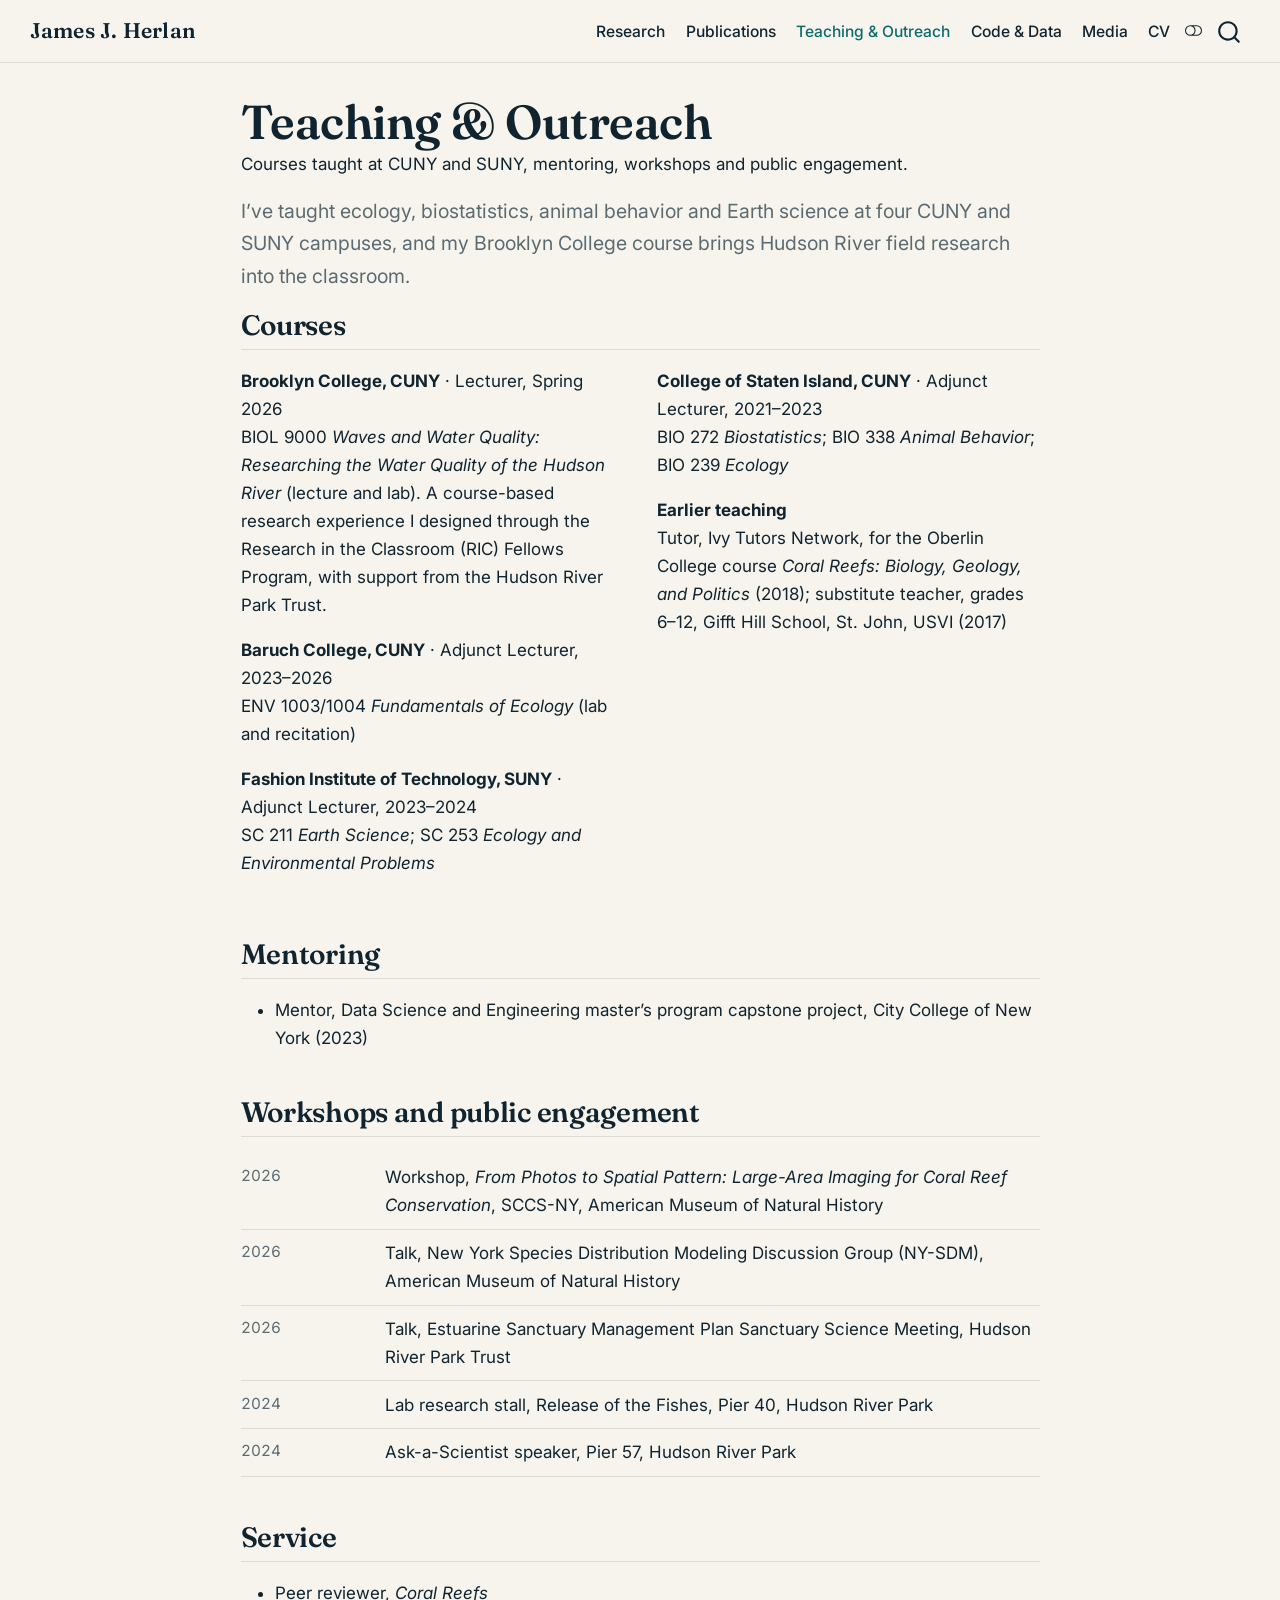
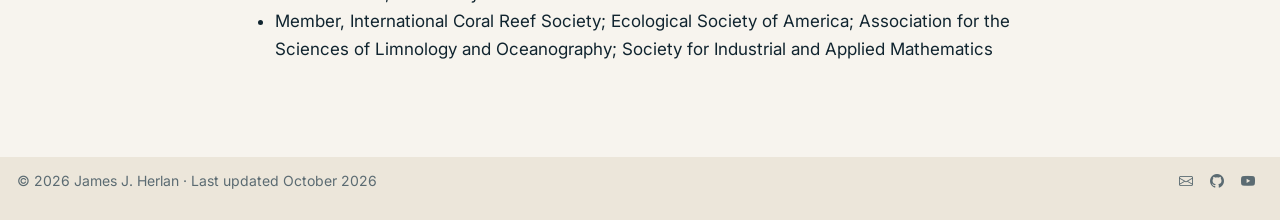
<file: teaching.html>
<!DOCTYPE html>
<html xmlns="http://www.w3.org/1999/xhtml" lang="en" xml:lang="en"><head>

<meta charset="utf-8">
<meta name="generator" content="quarto-1.10.19">

<meta name="viewport" content="width=device-width, initial-scale=1.0, user-scalable=yes">

<meta name="description" content="Courses taught at CUNY and SUNY, mentoring, workshops and public engagement.">

<title>Teaching &amp; Outreach – James J. Herlan</title>
<style>
/* Default styles provided by pandoc.
** See https://pandoc.org/MANUAL.html#variables-for-html for config info.
*/
span.smallcaps{font-variant: small-caps;}
div.columns{display: flex; gap: 1.5em;}
div.column{flex: auto;}
@media screen {
div.columns{gap: min(4vw, 1.5em);}
div.column{overflow-x: auto;}
}
div.hanging-indent{margin-left: 1.5em; text-indent: -1.5em;}
ul.task-list{list-style: none;}
ul.task-list li input[type="checkbox"] {
  width: 0.8em;
  margin: 0 0.8em 0.2em -1em; /* quarto-specific, see https://github.com/quarto-dev/quarto-cli/issues/4556 */ 
  vertical-align: middle;
}
</style>


<script src="site_libs/quarto-nav/quarto-nav.js"></script>
<script src="site_libs/quarto-nav/headroom.min.js"></script>
<script src="site_libs/clipboard/clipboard.min.js"></script>
<script src="site_libs/quarto-search/autocomplete.umd.js"></script>
<script src="site_libs/quarto-search/fuse.min.js"></script>
<script src="site_libs/quarto-search/quarto-search.js"></script>
<meta name="quarto:offset" content="./">
<link href="./images/favicon.svg" rel="icon" type="image/svg+xml">
<script src="site_libs/quarto-html/quarto.js" type="module"></script>
<script src="site_libs/quarto-html/tabsets/tabsets.js" type="module"></script>
<script src="site_libs/quarto-html/popper.min.js"></script>
<script src="site_libs/quarto-html/tippy.umd.min.js"></script>
<link href="site_libs/quarto-html/tippy.css" rel="stylesheet">
<link href="site_libs/quarto-html/quarto-syntax-highlighting-bf27225e3a48a9273f3daa8f8e829971.css" rel="stylesheet" class="quarto-color-scheme" id="quarto-text-highlighting-styles">
<link href="site_libs/quarto-html/quarto-syntax-highlighting-dark-b626d73c4c936ccc3cb08be7d45d1df6.css" rel="stylesheet" class="quarto-color-scheme quarto-color-alternate" id="quarto-text-highlighting-styles">
<link href="site_libs/quarto-html/quarto-syntax-highlighting-bf27225e3a48a9273f3daa8f8e829971.css" rel="stylesheet" class="quarto-color-scheme-extra" id="quarto-text-highlighting-styles">
<script src="site_libs/bootstrap/bootstrap.min.js"></script>
<link href="site_libs/bootstrap/bootstrap-icons.css" rel="stylesheet">
<link href="site_libs/bootstrap/bootstrap-4995d220564330cc428f97568db1d78e.min.css" rel="stylesheet" append-hash="true" class="quarto-color-scheme" id="quarto-bootstrap" data-mode="light">
<link href="site_libs/bootstrap/bootstrap-dark-8c39c5db3395a95e699b9a64133fe088.min.css" rel="stylesheet" append-hash="true" class="quarto-color-scheme quarto-color-alternate" id="quarto-bootstrap" data-mode="dark">
<link href="site_libs/bootstrap/bootstrap-4995d220564330cc428f97568db1d78e.min.css" rel="stylesheet" append-hash="true" class="quarto-color-scheme-extra" id="quarto-bootstrap" data-mode="light">
<script id="quarto-search-options" type="application/json">{
  "location": "navbar",
  "copy-button": false,
  "collapse-after": 3,
  "panel-placement": "end",
  "type": "overlay",
  "limit": 50,
  "keyboard-shortcut": [
    "f",
    "/",
    "s"
  ],
  "show-item-context": false,
  "language": {
    "search-no-results-text": "No results",
    "search-matching-documents-text": "matching documents",
    "search-copy-link-title": "Copy link to search",
    "search-hide-matches-text": "Hide additional matches",
    "search-more-match-text": "more match in this document",
    "search-more-matches-text": "more matches in this document",
    "search-clear-button-title": "Clear",
    "search-text-placeholder": "",
    "search-detached-cancel-button-title": "Cancel",
    "search-submit-button-title": "Submit",
    "search-label": "Search"
  }
}</script>
<style>html{ scroll-behavior: smooth; }</style>


<link rel="stylesheet" href="styles/site.css">
<meta property="og:title" content="Teaching &amp; Outreach – James J. Herlan">
<meta property="og:description" content="Courses taught at CUNY and SUNY, mentoring, workshops and public engagement.">
<meta property="og:image" content="https://jjherlan.github.io/images/reef-diver.jpg">
<meta property="og:site_name" content="James J. Herlan">
<meta name="twitter:title" content="Teaching &amp; Outreach – James J. Herlan">
<meta name="twitter:description" content="Courses taught at CUNY and SUNY, mentoring, workshops and public engagement.">
<meta name="twitter:card" content="summary">
</head>

<body class="nav-fixed fullcontent quarto-light"><script id="quarto-html-before-body" type="application/javascript">
    const toggleBodyColorMode = (bsSheetEl) => {
      const mode = bsSheetEl.getAttribute("data-mode");
      const bodyEl = window.document.querySelector("body");
      if (mode === "dark") {
        bodyEl.classList.add("quarto-dark");
        bodyEl.classList.remove("quarto-light");
      } else {
        bodyEl.classList.add("quarto-light");
        bodyEl.classList.remove("quarto-dark");
      }
    }
    const toggleBodyColorPrimary = () => {
      const bsSheetEl = window.document.querySelector("link#quarto-bootstrap:not([rel=disabled-stylesheet])");
      if (bsSheetEl) {
        toggleBodyColorMode(bsSheetEl);
      }
    }
    const setColorSchemeToggle = (alternate) => {
      const toggles = window.document.querySelectorAll('.quarto-color-scheme-toggle');
      for (let i=0; i < toggles.length; i++) {
        const toggle = toggles[i];
        if (toggle) {
          if (alternate) {
            toggle.classList.add("alternate");
          } else {
            toggle.classList.remove("alternate");
          }
        }
      }
    };
    const toggleColorMode = (alternate) => {
      // Switch the stylesheets
      const primaryStylesheets = window.document.querySelectorAll('link.quarto-color-scheme:not(.quarto-color-alternate)');
      const alternateStylesheets = window.document.querySelectorAll('link.quarto-color-scheme.quarto-color-alternate');
      manageTransitions('#quarto-margin-sidebar .nav-link', false);
      if (alternate) {
        // note: dark is layered on light, we don't disable primary!
        enableStylesheet(alternateStylesheets);
        for (const sheetNode of alternateStylesheets) {
          if (sheetNode.id === "quarto-bootstrap") {
            toggleBodyColorMode(sheetNode);
          }
        }
      } else {
        disableStylesheet(alternateStylesheets);
        enableStylesheet(primaryStylesheets)
        toggleBodyColorPrimary();
      }
      manageTransitions('#quarto-margin-sidebar .nav-link', true);
      // Switch the toggles
      setColorSchemeToggle(alternate)
      // Hack to workaround the fact that safari doesn't
      // properly recolor the scrollbar when toggling (#1455)
      if (navigator.userAgent.indexOf('Safari') > 0 && navigator.userAgent.indexOf('Chrome') == -1) {
        manageTransitions("body", false);
        window.scrollTo(0, 1);
        setTimeout(() => {
          window.scrollTo(0, 0);
          manageTransitions("body", true);
        }, 40);
      }
    }
    const disableStylesheet = (stylesheets) => {
      for (let i=0; i < stylesheets.length; i++) {
        const stylesheet = stylesheets[i];
        stylesheet.rel = 'disabled-stylesheet';
      }
    }
    const enableStylesheet = (stylesheets) => {
      for (let i=0; i < stylesheets.length; i++) {
        const stylesheet = stylesheets[i];
        if(stylesheet.rel !== 'stylesheet') { // for Chrome, which will still FOUC without this check
          stylesheet.rel = 'stylesheet';
        }
      }
    }
    const manageTransitions = (selector, allowTransitions) => {
      const els = window.document.querySelectorAll(selector);
      for (let i=0; i < els.length; i++) {
        const el = els[i];
        if (allowTransitions) {
          el.classList.remove('notransition');
        } else {
          el.classList.add('notransition');
        }
      }
    }
    const isFileUrl = () => {
      return window.location.protocol === 'file:';
    }
    const hasAlternateSentinel = () => {
      let styleSentinel = getColorSchemeSentinel();
      if (styleSentinel !== null) {
        return styleSentinel === "alternate";
      } else {
        return false;
      }
    }
    const setStyleSentinel = (alternate) => {
      const value = alternate ? "alternate" : "default";
      if (!isFileUrl()) {
        window.localStorage.setItem("quarto-color-scheme", value);
      } else {
        localAlternateSentinel = value;
      }
    }
    const getColorSchemeSentinel = () => {
      if (!isFileUrl()) {
        const storageValue = window.localStorage.getItem("quarto-color-scheme");
        return storageValue != null ? storageValue : localAlternateSentinel;
      } else {
        return localAlternateSentinel;
      }
    }
    const toggleGiscusIfUsed = (isAlternate, darkModeDefault) => {
      const baseTheme = document.querySelector('#giscus-base-theme')?.value ?? 'light';
      const alternateTheme = document.querySelector('#giscus-alt-theme')?.value ?? 'dark';
      let newTheme = '';
      if(authorPrefersDark) {
        newTheme = isAlternate ? baseTheme : alternateTheme;
      } else {
        newTheme = isAlternate ? alternateTheme : baseTheme;
      }
      const changeGiscusTheme = () => {
        // From: https://github.com/giscus/giscus/issues/336
        const sendMessage = (message) => {
          const iframe = document.querySelector('iframe.giscus-frame');
          if (!iframe) return;
          iframe.contentWindow.postMessage({ giscus: message }, 'https://giscus.app');
        }
        sendMessage({
          setConfig: {
            theme: newTheme
          }
        });
      }
      const isGiscussLoaded = window.document.querySelector('iframe.giscus-frame') !== null;
      if (isGiscussLoaded) {
        changeGiscusTheme();
      }
    };
    const authorPrefersDark = false;
    const queryPrefersDark = window.matchMedia('(prefers-color-scheme: dark)');
    const darkModeDefault = queryPrefersDark.matches;
      document.querySelector('link#quarto-text-highlighting-styles.quarto-color-scheme-extra').rel = 'disabled-stylesheet';
      document.querySelector('link#quarto-bootstrap.quarto-color-scheme-extra').rel = 'disabled-stylesheet';
    let localAlternateSentinel = darkModeDefault ? 'alternate' : 'default';
    // Dark / light mode switch
    window.quartoToggleColorScheme = () => {
      // Read the current dark / light value
      let toAlternate = !hasAlternateSentinel();
      toggleColorMode(toAlternate);
      setStyleSentinel(toAlternate);
      toggleGiscusIfUsed(toAlternate, darkModeDefault);
      window.dispatchEvent(new Event('resize'));
    };
    queryPrefersDark.addEventListener("change", e => {
      if(window.localStorage.getItem("quarto-color-scheme") !== null)
        return;
      const alternate = e.matches
      toggleColorMode(alternate);
      localAlternateSentinel = e.matches ? 'alternate' : 'default'; // this is used alongside local storage!
      toggleGiscusIfUsed(alternate, darkModeDefault);
    });
    // Switch to dark mode if need be
    if (hasAlternateSentinel()) {
      toggleColorMode(true);
    } else {
      toggleColorMode(false);
    }
  </script>

<div id="quarto-search-results"></div>
  <header id="quarto-header" class="headroom fixed-top">
    <nav class="navbar navbar-expand-lg " data-bs-theme="dark">
      <div class="navbar-container container-fluid">
      <div class="navbar-brand-container mx-auto">
    <a class="navbar-brand" href="./index.html">
    <span class="navbar-title">James J. Herlan</span>
    </a>
  </div>
            <div id="quarto-search" class="" title="Search"></div>
          <button class="navbar-toggler" type="button" data-bs-toggle="collapse" data-bs-target="#navbarCollapse" aria-controls="navbarCollapse" role="menu" aria-expanded="false" aria-label="Toggle navigation" onclick="if (window.quartoToggleHeadroom) { window.quartoToggleHeadroom(); }">
  <span class="navbar-toggler-icon"></span>
</button>
          <div class="collapse navbar-collapse" id="navbarCollapse">
            <ul class="navbar-nav navbar-nav-scroll me-auto">
</ul>
            <ul class="navbar-nav navbar-nav-scroll ms-auto">
  <li class="nav-item">
    <a class="nav-link" href="./research.html"> 
<span class="menu-text">Research</span></a>
  </li>  
  <li class="nav-item">
    <a class="nav-link" href="./publications.html"> 
<span class="menu-text">Publications</span></a>
  </li>  
  <li class="nav-item">
    <a class="nav-link active" href="./teaching.html" aria-current="page"> 
<span class="menu-text">Teaching &amp; Outreach</span></a>
  </li>  
  <li class="nav-item">
    <a class="nav-link" href="./code.html"> 
<span class="menu-text">Code &amp; Data</span></a>
  </li>  
  <li class="nav-item">
    <a class="nav-link" href="./media.html"> 
<span class="menu-text">Media</span></a>
  </li>  
  <li class="nav-item">
    <a class="nav-link" href="./cv.html"> 
<span class="menu-text">CV</span></a>
  </li>  
</ul>
          </div> <!-- /navcollapse -->
            <div class="quarto-navbar-tools">
  <a href="" class="quarto-color-scheme-toggle quarto-navigation-tool  px-1" onclick="window.quartoToggleColorScheme(); return false;" title="Toggle dark mode"><i class="bi"></i></a>
</div>
      </div> <!-- /container-fluid -->
    </nav>
</header>
<!-- content -->
<div id="quarto-content" class="quarto-container page-columns page-rows-contents page-layout-article page-navbar">
<!-- sidebar -->
<!-- margin-sidebar -->
    
<!-- main -->
<main class="content" id="quarto-document-content">


<header id="title-block-header" class="quarto-title-block default">
<div class="quarto-title">
<h1 class="title">Teaching &amp; Outreach</h1>
</div>

<div>
  <div class="description">
    Courses taught at CUNY and SUNY, mentoring, workshops and public engagement.
  </div>
</div>


<div class="quarto-title-meta">

    
  
    
  </div>
  


</header>


<div class="lead-text">
<p>I’ve taught ecology, biostatistics, animal behavior and Earth science at four CUNY and SUNY campuses, and my Brooklyn College course brings Hudson River field research into the classroom.</p>
</div>
<section id="courses" class="level2">
<h2 data-anchor-id="courses">Courses</h2>
<div class="two-col">
<div>
<p><strong>Brooklyn College, CUNY</strong> · Lecturer, Spring 2026<br>
BIOL 9000 <em>Waves and Water Quality: Researching the Water Quality of the Hudson River</em> (lecture and lab). A course-based research experience I designed through the Research in the Classroom (RIC) Fellows Program, with support from the Hudson River Park Trust.</p>
<p><strong>Baruch College, CUNY</strong> · Adjunct Lecturer, 2023–2026<br>
ENV 1003/1004 <em>Fundamentals of Ecology</em> (lab and recitation)</p>
<p><strong>Fashion Institute of Technology, SUNY</strong> · Adjunct Lecturer, 2023–2024<br>
SC 211 <em>Earth Science</em>; SC 253 <em>Ecology and Environmental Problems</em></p>
</div>
<div>
<p><strong>College of Staten Island, CUNY</strong> · Adjunct Lecturer, 2021–2023<br>
BIO 272 <em>Biostatistics</em>; BIO 338 <em>Animal Behavior</em>; BIO 239 <em>Ecology</em></p>
<p><strong>Earlier teaching</strong><br>
Tutor, Ivy Tutors Network, for the Oberlin College course <em>Coral Reefs: Biology, Geology, and Politics</em> (2018); substitute teacher, grades 6–12, Gifft Hill School, St.&nbsp;John, USVI (2017)</p>
</div>
</div>
</section>
<section id="mentoring" class="level2">
<h2 data-anchor-id="mentoring">Mentoring</h2>
<ul>
<li>Mentor, Data Science and Engineering master’s program capstone project, City College of New York (2023)</li>
</ul>
</section>
<section id="workshops-and-public-engagement" class="level2">
<h2 data-anchor-id="workshops-and-public-engagement">Workshops and public engagement</h2>
<ul class="news">
<li>
<span class="when">2026</span><span>Workshop, <em>From Photos to Spatial Pattern: Large-Area Imaging for Coral Reef Conservation</em>, SCCS-NY, American Museum of Natural History</span>
</li>
<li>
<span class="when">2026</span><span>Talk, New York Species Distribution Modeling Discussion Group (NY-SDM), American Museum of Natural History</span>
</li>
<li>
<span class="when">2026</span><span>Talk, Estuarine Sanctuary Management Plan Sanctuary Science Meeting, Hudson River Park Trust</span>
</li>
<li>
<span class="when">2024</span><span>Lab research stall, Release of the Fishes, Pier 40, Hudson River Park</span>
</li>
<li>
<span class="when">2024</span><span>Ask-a-Scientist speaker, Pier 57, Hudson River Park</span>
</li>
</ul>
</section>
<section id="service" class="level2">
<h2 data-anchor-id="service">Service</h2>
<ul>
<li>Peer reviewer, <em>Coral Reefs</em></li>
<li>Member, International Coral Reef Society; Ecological Society of America; Association for the Sciences of Limnology and Oceanography; Society for Industrial and Applied Mathematics</li>
</ul>


</section>

<a onclick="window.scrollTo(0, 0); return false;" role="button" id="quarto-back-to-top"><i class="bi bi-arrow-up"></i> Back to top</a></main> <!-- /main -->
<script id="quarto-html-after-body" type="application/javascript">
  window.document.addEventListener("DOMContentLoaded", function (event) {
    // Ensure there is a toggle, if there isn't float one in the top right
    if (window.document.querySelector('.quarto-color-scheme-toggle') === null) {
      const a = window.document.createElement('a');
      a.classList.add('top-right');
      a.classList.add('quarto-color-scheme-toggle');
      a.href = "";
      a.onclick = function() { try { window.quartoToggleColorScheme(); } catch {} return false; };
      const i = window.document.createElement("i");
      i.classList.add('bi');
      a.appendChild(i);
      window.document.body.appendChild(a);
    }
    setColorSchemeToggle(hasAlternateSentinel())
    const isCodeAnnotation = (el) => {
      for (const clz of el.classList) {
        if (clz.startsWith('code-annotation-')) {                     
          return true;
        }
      }
      return false;
    }
    const onCopySuccess = function(e) {
      // button target
      const button = e.trigger;
      // don't keep focus
      button.blur();
      // flash "checked"
      button.classList.add('code-copy-button-checked');
      var currentTitle = button.getAttribute("title");
      button.setAttribute("title", "Copied!");
      let tooltip;
      if (window.bootstrap) {
        button.setAttribute("data-bs-toggle", "tooltip");
        button.setAttribute("data-bs-placement", "left");
        button.setAttribute("data-bs-title", "Copied!");
        tooltip = new bootstrap.Tooltip(button, 
          { trigger: "manual", 
            customClass: "code-copy-button-tooltip",
            offset: [0, -8]});
        tooltip.show();    
      }
      setTimeout(function() {
        if (tooltip) {
          tooltip.hide();
          button.removeAttribute("data-bs-title");
          button.removeAttribute("data-bs-toggle");
          button.removeAttribute("data-bs-placement");
        }
        button.setAttribute("title", currentTitle);
        button.classList.remove('code-copy-button-checked');
      }, 1000);
      // clear code selection
      e.clearSelection();
    }
    const getTextToCopy = function(trigger) {
      const outerScaffold = trigger.parentElement.cloneNode(true);
      const codeEl = outerScaffold.querySelector('code');
      for (const childEl of codeEl.children) {
        if (isCodeAnnotation(childEl)) {
          childEl.remove();
        }
      }
      return codeEl.innerText;
    }
    const clipboard = new window.ClipboardJS('.code-copy-button:not([data-in-quarto-modal])', {
      text: getTextToCopy
    });
    clipboard.on('success', onCopySuccess);
    if (window.document.getElementById('quarto-embedded-source-code-modal')) {
      const clipboardModal = new window.ClipboardJS('.code-copy-button[data-in-quarto-modal]', {
        text: getTextToCopy,
        container: window.document.getElementById('quarto-embedded-source-code-modal')
      });
      clipboardModal.on('success', onCopySuccess);
    }
      var localhostRegex = new RegExp(/^(?:http|https):\/\/localhost\:?[0-9]*\//);
      var mailtoRegex = new RegExp(/^mailto:/);
        var filterRegex = new RegExp("https:\/\/jjherlan\.github\.io");
      var isInternal = (href) => {
          return filterRegex.test(href) || localhostRegex.test(href) || mailtoRegex.test(href);
      }
      // Inspect non-navigation links and adorn them if external
     var links = window.document.querySelectorAll('a[href]:not(.nav-link):not(.navbar-brand):not(.toc-action):not(.sidebar-link):not(.sidebar-item-toggle):not(.pagination-link):not(.no-external):not([aria-hidden]):not(.dropdown-item):not(.quarto-navigation-tool):not(.about-link)');
      for (var i=0; i<links.length; i++) {
        const link = links[i];
        if (!isInternal(link.href)) {
          // undo the damage that might have been done by quarto-nav.js in the case of
          // links that we want to consider external
          if (link.dataset.originalHref !== undefined) {
            link.href = link.dataset.originalHref;
          }
            // target, if specified
            link.setAttribute("target", "_blank");
            if (link.getAttribute("rel") === null) {
              link.setAttribute("rel", "noopener");
            }
        }
      }
    function tippyHover(el, contentFn, onTriggerFn, onUntriggerFn) {
      const config = {
        allowHTML: true,
        maxWidth: 500,
        delay: 100,
        arrow: false,
        appendTo: function(el) {
            return el.parentElement;
        },
        interactive: true,
        interactiveBorder: 10,
        theme: 'quarto',
        placement: 'bottom-start',
      };
      if (contentFn) {
        config.content = contentFn;
      }
      if (onTriggerFn) {
        config.onTrigger = onTriggerFn;
      }
      if (onUntriggerFn) {
        config.onUntrigger = onUntriggerFn;
      }
      window.tippy(el, config); 
    }
    const noterefs = window.document.querySelectorAll('a[role="doc-noteref"]');
    for (var i=0; i<noterefs.length; i++) {
      const ref = noterefs[i];
      tippyHover(ref, function() {
        // use id or data attribute instead here
        let href = ref.getAttribute('data-footnote-href') || ref.getAttribute('href');
        try { href = new URL(href).hash; } catch {}
        const id = href.replace(/^#\/?/, "");
        const note = window.document.getElementById(id);
        if (note) {
          return note.innerHTML;
        } else {
          return "";
        }
      });
    }
    const xrefs = window.document.querySelectorAll('a.quarto-xref');
    const processXRef = (id, note) => {
      // Strip column container classes
      const stripColumnClz = (el) => {
        el.classList.remove("page-full", "page-columns");
        if (el.children) {
          for (const child of el.children) {
            stripColumnClz(child);
          }
        }
      }
      stripColumnClz(note)
      if (id === null || id.startsWith('sec-')) {
        // Special case sections, only their first couple elements
        const container = document.createElement("div");
        if (note.children && note.children.length > 2) {
          container.appendChild(note.children[0].cloneNode(true));
          for (let i = 1; i < note.children.length; i++) {
            const child = note.children[i];
            if (child.tagName === "P" && child.innerText === "") {
              continue;
            } else {
              container.appendChild(child.cloneNode(true));
              break;
            }
          }
          if (window.Quarto?.typesetMath) {
            window.Quarto.typesetMath(container);
          }
          return container.innerHTML
        } else {
          if (window.Quarto?.typesetMath) {
            window.Quarto.typesetMath(note);
          }
          return note.innerHTML;
        }
      } else {
        // Remove any anchor links if they are present
        const anchorLink = note.querySelector('a.anchorjs-link');
        if (anchorLink) {
          anchorLink.remove();
        }
        if (window.Quarto?.typesetMath) {
          window.Quarto.typesetMath(note);
        }
        if (note.classList.contains("callout")) {
          return note.outerHTML;
        } else {
          return note.innerHTML;
        }
      }
    }
    for (var i=0; i<xrefs.length; i++) {
      const xref = xrefs[i];
      tippyHover(xref, undefined, function(instance) {
        instance.disable();
        let url = xref.getAttribute('href');
        let hash = undefined; 
        if (url.startsWith('#')) {
          hash = url;
        } else {
          try { hash = new URL(url).hash; } catch {}
        }
        if (hash) {
          const id = hash.replace(/^#\/?/, "");
          const note = window.document.getElementById(id);
          if (note !== null) {
            try {
              const html = processXRef(id, note.cloneNode(true));
              instance.setContent(html);
            } finally {
              instance.enable();
              instance.show();
            }
          } else {
            // See if we can fetch this
            fetch(url.split('#')[0])
            .then(res => res.text())
            .then(html => {
              const parser = new DOMParser();
              const htmlDoc = parser.parseFromString(html, "text/html");
              const note = htmlDoc.getElementById(id);
              if (note !== null) {
                const html = processXRef(id, note);
                instance.setContent(html);
              } 
            }).finally(() => {
              instance.enable();
              instance.show();
            });
          }
        } else {
          // See if we can fetch a full url (with no hash to target)
          // This is a special case and we should probably do some content thinning / targeting
          fetch(url)
          .then(res => res.text())
          .then(html => {
            const parser = new DOMParser();
            const htmlDoc = parser.parseFromString(html, "text/html");
            const note = htmlDoc.querySelector('main.content');
            if (note !== null) {
              // This should only happen for chapter cross references
              // (since there is no id in the URL)
              // remove the first header
              if (note.children.length > 0 && note.children[0].tagName === "HEADER") {
                note.children[0].remove();
              }
              const html = processXRef(null, note);
              instance.setContent(html);
            } 
          }).finally(() => {
            instance.enable();
            instance.show();
          });
        }
      }, function(instance) {
      });
    }
        let selectedAnnoteEl;
        const selectorForAnnotation = ( cell, annotation) => {
          let cellAttr = 'data-code-cell="' + cell + '"';
          let lineAttr = 'data-code-annotation="' +  annotation + '"';
          const selector = 'span[' + cellAttr + '][' + lineAttr + ']';
          return selector;
        }
        const selectCodeLines = (annoteEl) => {
          const doc = window.document;
          const targetCell = annoteEl.getAttribute("data-target-cell");
          const targetAnnotation = annoteEl.getAttribute("data-target-annotation");
          const annoteSpan = window.document.querySelector(selectorForAnnotation(targetCell, targetAnnotation));
          const lines = annoteSpan.getAttribute("data-code-lines").split(",");
          const lineIds = lines.map((line) => {
            return targetCell + "-" + line;
          })
          let top = null;
          let height = null;
          let parent = null;
          if (lineIds.length > 0) {
              //compute the position of the single el (top and bottom and make a div)
              const el = window.document.getElementById(lineIds[0]);
              top = el.offsetTop;
              height = el.offsetHeight;
              parent = el.parentElement.parentElement;
            if (lineIds.length > 1) {
              const lastEl = window.document.getElementById(lineIds[lineIds.length - 1]);
              const bottom = lastEl.offsetTop + lastEl.offsetHeight;
              height = bottom - top;
            }
            if (top !== null && height !== null && parent !== null) {
              // cook up a div (if necessary) and position it 
              let div = window.document.getElementById("code-annotation-line-highlight");
              if (div === null) {
                div = window.document.createElement("div");
                div.setAttribute("id", "code-annotation-line-highlight");
                div.style.position = 'absolute';
                parent.appendChild(div);
              }
              div.style.top = top - 2 + "px";
              div.style.height = height + 4 + "px";
              div.style.left = 0;
              let gutterDiv = window.document.getElementById("code-annotation-line-highlight-gutter");
              if (gutterDiv === null) {
                gutterDiv = window.document.createElement("div");
                gutterDiv.setAttribute("id", "code-annotation-line-highlight-gutter");
                gutterDiv.style.position = 'absolute';
                const codeCell = window.document.getElementById(targetCell);
                const gutter = codeCell.querySelector('.code-annotation-gutter');
                gutter.appendChild(gutterDiv);
              }
              gutterDiv.style.top = top - 2 + "px";
              gutterDiv.style.height = height + 4 + "px";
            }
            selectedAnnoteEl = annoteEl;
          }
        };
        const unselectCodeLines = () => {
          const elementsIds = ["code-annotation-line-highlight", "code-annotation-line-highlight-gutter"];
          elementsIds.forEach((elId) => {
            const div = window.document.getElementById(elId);
            if (div) {
              div.remove();
            }
          });
          selectedAnnoteEl = undefined;
        };
          // Handle positioning of the toggle
      window.addEventListener(
        "resize",
        throttle(() => {
          elRect = undefined;
          if (selectedAnnoteEl) {
            selectCodeLines(selectedAnnoteEl);
          }
        }, 10)
      );
      function throttle(fn, ms) {
      let throttle = false;
      let timer;
        return (...args) => {
          if(!throttle) { // first call gets through
              fn.apply(this, args);
              throttle = true;
          } else { // all the others get throttled
              if(timer) clearTimeout(timer); // cancel #2
              timer = setTimeout(() => {
                fn.apply(this, args);
                timer = throttle = false;
              }, ms);
          }
        };
      }
        // Attach click handler to the DT
        const annoteDls = window.document.querySelectorAll('dt[data-target-cell]');
        for (const annoteDlNode of annoteDls) {
          annoteDlNode.addEventListener('click', (event) => {
            const clickedEl = event.target;
            if (clickedEl !== selectedAnnoteEl) {
              unselectCodeLines();
              const activeEl = window.document.querySelector('dt[data-target-cell].code-annotation-active');
              if (activeEl) {
                activeEl.classList.remove('code-annotation-active');
              }
              selectCodeLines(clickedEl);
              clickedEl.classList.add('code-annotation-active');
            } else {
              // Unselect the line
              unselectCodeLines();
              clickedEl.classList.remove('code-annotation-active');
            }
          });
        }
    const findCites = (el) => {
      const parentEl = el.parentElement;
      if (parentEl) {
        const cites = parentEl.dataset.cites;
        if (cites) {
          return {
            el,
            cites: cites.split(' ')
          };
        } else {
          return findCites(el.parentElement)
        }
      } else {
        return undefined;
      }
    };
    var bibliorefs = window.document.querySelectorAll('a[role="doc-biblioref"]');
    for (var i=0; i<bibliorefs.length; i++) {
      const ref = bibliorefs[i];
      const citeInfo = findCites(ref);
      if (citeInfo) {
        tippyHover(citeInfo.el, function() {
          var popup = window.document.createElement('div');
          citeInfo.cites.forEach(function(cite) {
            var citeDiv = window.document.createElement('div');
            citeDiv.classList.add('hanging-indent');
            citeDiv.classList.add('csl-entry');
            var biblioDiv = window.document.getElementById('ref-' + cite);
            if (biblioDiv) {
              citeDiv.innerHTML = biblioDiv.innerHTML;
            }
            popup.appendChild(citeDiv);
          });
          return popup.innerHTML;
        });
      }
    }
  });
  </script>
</div> <!-- /content -->
<footer class="footer">
  <div class="nav-footer">
    <div class="nav-footer-left">
<p>© 2026 James J. Herlan · Last updated October 2026</p>
</div>   
    <div class="nav-footer-center">
      &nbsp;
    </div>
    <div class="nav-footer-right">
      <ul class="footer-items list-unstyled">
    <li class="nav-item compact">
    <a class="nav-link" href="mailto:jherlan@gradcenter.cuny.edu">
      <i class="bi bi-envelope" role="img" aria-label="Email">
</i> 
    </a>
  </li>  
    <li class="nav-item compact">
    <a class="nav-link" href="https://github.com/jjherlan">
      <i class="bi bi-github" role="img" aria-label="GitHub">
</i> 
    </a>
  </li>  
    <li class="nav-item compact">
    <a class="nav-link" href="https://www.youtube.com/@jamesherlan2388">
      <i class="bi bi-youtube" role="img" aria-label="YouTube">
</i> 
    </a>
  </li>  
</ul>
    </div>
  </div>
</footer>




<script src="site_libs/quarto-html/zenscroll-min.js"></script>
</body></html>
</file>
<file: site_libs/quarto-html/tippy.css>
.tippy-box[data-animation=fade][data-state=hidden]{opacity:0}[data-tippy-root]{max-width:calc(100vw - 10px)}.tippy-box{position:relative;background-color:#333;color:#fff;border-radius:4px;font-size:14px;line-height:1.4;white-space:normal;outline:0;transition-property:transform,visibility,opacity}.tippy-box[data-placement^=top]>.tippy-arrow{bottom:0}.tippy-box[data-placement^=top]>.tippy-arrow:before{bottom:-7px;left:0;border-width:8px 8px 0;border-top-color:initial;transform-origin:center top}.tippy-box[data-placement^=bottom]>.tippy-arrow{top:0}.tippy-box[data-placement^=bottom]>.tippy-arrow:before{top:-7px;left:0;border-width:0 8px 8px;border-bottom-color:initial;transform-origin:center bottom}.tippy-box[data-placement^=left]>.tippy-arrow{right:0}.tippy-box[data-placement^=left]>.tippy-arrow:before{border-width:8px 0 8px 8px;border-left-color:initial;right:-7px;transform-origin:center left}.tippy-box[data-placement^=right]>.tippy-arrow{left:0}.tippy-box[data-placement^=right]>.tippy-arrow:before{left:-7px;border-width:8px 8px 8px 0;border-right-color:initial;transform-origin:center right}.tippy-box[data-inertia][data-state=visible]{transition-timing-function:cubic-bezier(.54,1.5,.38,1.11)}.tippy-arrow{width:16px;height:16px;color:#333}.tippy-arrow:before{content:"";position:absolute;border-color:transparent;border-style:solid}.tippy-content{position:relative;padding:5px 9px;z-index:1}
</file>
<file: site_libs/quarto-html/quarto-syntax-highlighting-bf27225e3a48a9273f3daa8f8e829971.css>
/* quarto syntax highlight colors */
:root {
  --quarto-hl-ot-color: #003B4F;
  --quarto-hl-at-color: #657422;
  --quarto-hl-ss-color: #20794D;
  --quarto-hl-an-color: #5E5E5E;
  --quarto-hl-fu-color: #4758AB;
  --quarto-hl-st-color: #20794D;
  --quarto-hl-cf-color: #003B4F;
  --quarto-hl-op-color: #5E5E5E;
  --quarto-hl-er-color: #AD0000;
  --quarto-hl-bn-color: #AD0000;
  --quarto-hl-al-color: #AD0000;
  --quarto-hl-va-color: #111111;
  --quarto-hl-bu-color: inherit;
  --quarto-hl-ex-color: inherit;
  --quarto-hl-pp-color: #AD0000;
  --quarto-hl-in-color: #5E5E5E;
  --quarto-hl-vs-color: #20794D;
  --quarto-hl-wa-color: #5E5E5E;
  --quarto-hl-do-color: #5E5E5E;
  --quarto-hl-im-color: #00769E;
  --quarto-hl-ch-color: #20794D;
  --quarto-hl-dt-color: #AD0000;
  --quarto-hl-fl-color: #AD0000;
  --quarto-hl-co-color: #5E5E5E;
  --quarto-hl-cv-color: #5E5E5E;
  --quarto-hl-cn-color: #8f5902;
  --quarto-hl-sc-color: #5E5E5E;
  --quarto-hl-dv-color: #AD0000;
  --quarto-hl-kw-color: #003B4F;
}

/* other quarto variables */
:root {
  --quarto-font-monospace: SFMono-Regular, Menlo, Monaco, Consolas, "Liberation Mono", "Courier New", monospace;
}

/* syntax highlight based on Pandoc's rules */
pre > code.sourceCode > span {
  color: #003B4F;
}

code.sourceCode > span {
  color: #003B4F;
}

div.sourceCode,
div.sourceCode pre.sourceCode {
  color: #003B4F;
}

/* Normal */
code span {
  color: #003B4F;
}

/* Alert */
code span.al {
  color: #AD0000;
  font-style: inherit;
}

/* Annotation */
code span.an {
  color: #5E5E5E;
  font-style: inherit;
}

/* Attribute */
code span.at {
  color: #657422;
  font-style: inherit;
}

/* BaseN */
code span.bn {
  color: #AD0000;
  font-style: inherit;
}

/* BuiltIn */
code span.bu {
  font-style: inherit;
}

/* ControlFlow */
code span.cf {
  color: #003B4F;
  font-weight: bold;
  font-style: inherit;
}

/* Char */
code span.ch {
  color: #20794D;
  font-style: inherit;
}

/* Constant */
code span.cn {
  color: #8f5902;
  font-style: inherit;
}

/* Comment */
code span.co {
  color: #5E5E5E;
  font-style: inherit;
}

/* CommentVar */
code span.cv {
  color: #5E5E5E;
  font-style: italic;
}

/* Documentation */
code span.do {
  color: #5E5E5E;
  font-style: italic;
}

/* DataType */
code span.dt {
  color: #AD0000;
  font-style: inherit;
}

/* DecVal */
code span.dv {
  color: #AD0000;
  font-style: inherit;
}

/* Error */
code span.er {
  color: #AD0000;
  font-style: inherit;
}

/* Extension */
code span.ex {
  font-style: inherit;
}

/* Float */
code span.fl {
  color: #AD0000;
  font-style: inherit;
}

/* Function */
code span.fu {
  color: #4758AB;
  font-style: inherit;
}

/* Import */
code span.im {
  color: #00769E;
  font-style: inherit;
}

/* Information */
code span.in {
  color: #5E5E5E;
  font-style: inherit;
}

/* Keyword */
code span.kw {
  color: #003B4F;
  font-weight: bold;
  font-style: inherit;
}

/* Operator */
code span.op {
  color: #5E5E5E;
  font-style: inherit;
}

/* Other */
code span.ot {
  color: #003B4F;
  font-style: inherit;
}

/* Preprocessor */
code span.pp {
  color: #AD0000;
  font-style: inherit;
}

/* SpecialChar */
code span.sc {
  color: #5E5E5E;
  font-style: inherit;
}

/* SpecialString */
code span.ss {
  color: #20794D;
  font-style: inherit;
}

/* String */
code span.st {
  color: #20794D;
  font-style: inherit;
}

/* Variable */
code span.va {
  color: #111111;
  font-style: inherit;
}

/* VerbatimString */
code span.vs {
  color: #20794D;
  font-style: inherit;
}

/* Warning */
code span.wa {
  color: #5E5E5E;
  font-style: italic;
}

.prevent-inlining {
  content: "</";
}

/*# sourceMappingURL=8be38f48d34c45af72792cbd699585e7.css.map */
</file>
<file: site_libs/quarto-html/quarto-syntax-highlighting-dark-b626d73c4c936ccc3cb08be7d45d1df6.css>
/* quarto syntax highlight colors */
:root {
  --quarto-hl-al-color: #f07178;
  --quarto-hl-an-color: #d4d0ab;
  --quarto-hl-at-color: #00e0e0;
  --quarto-hl-bn-color: #d4d0ab;
  --quarto-hl-bu-color: #abe338;
  --quarto-hl-ch-color: #abe338;
  --quarto-hl-co-color: #f8f8f2;
  --quarto-hl-cv-color: #ffd700;
  --quarto-hl-cn-color: #ffd700;
  --quarto-hl-cf-color: #ffa07a;
  --quarto-hl-dt-color: #ffa07a;
  --quarto-hl-dv-color: #d4d0ab;
  --quarto-hl-do-color: #f8f8f2;
  --quarto-hl-er-color: #f07178;
  --quarto-hl-ex-color: #00e0e0;
  --quarto-hl-fl-color: #d4d0ab;
  --quarto-hl-fu-color: #ffa07a;
  --quarto-hl-im-color: #abe338;
  --quarto-hl-in-color: #d4d0ab;
  --quarto-hl-kw-color: #ffa07a;
  --quarto-hl-op-color: #ffa07a;
  --quarto-hl-ot-color: #00e0e0;
  --quarto-hl-pp-color: #dcc6e0;
  --quarto-hl-re-color: #00e0e0;
  --quarto-hl-sc-color: #abe338;
  --quarto-hl-ss-color: #abe338;
  --quarto-hl-st-color: #abe338;
  --quarto-hl-va-color: #00e0e0;
  --quarto-hl-vs-color: #abe338;
  --quarto-hl-wa-color: #dcc6e0;
}

/* other quarto variables */
:root {
  --quarto-font-monospace: SFMono-Regular, Menlo, Monaco, Consolas, "Liberation Mono", "Courier New", monospace;
}

/* syntax highlight based on Pandoc's rules */
pre > code.sourceCode > span {
  color: #f8f8f2;
}

code.sourceCode > span {
  color: #f8f8f2;
}

div.sourceCode,
div.sourceCode pre.sourceCode {
  color: #f8f8f2;
}

/* Normal */
code span {
  color: #f8f8f2;
}

/* Alert */
code span.al {
  color: #f07178;
}

/* Annotation */
code span.an {
  color: #d4d0ab;
}

/* Attribute */
code span.at {
  color: #00e0e0;
}

/* BaseN */
code span.bn {
  color: #d4d0ab;
}

/* BuiltIn */
code span.bu {
  color: #abe338;
}

/* ControlFlow */
code span.cf {
  font-weight: bold;
  color: #ffa07a;
}

/* Char */
code span.ch {
  color: #abe338;
}

/* Constant */
code span.cn {
  color: #ffd700;
}

/* Comment */
code span.co {
  font-style: italic;
  color: #f8f8f2;
}

/* CommentVar */
code span.cv {
  color: #ffd700;
}

/* Documentation */
code span.do {
  color: #f8f8f2;
}

/* DataType */
code span.dt {
  color: #ffa07a;
}

/* DecVal */
code span.dv {
  color: #d4d0ab;
}

/* Error */
code span.er {
  color: #f07178;
  text-decoration: underline;
}

/* Extension */
code span.ex {
  font-weight: bold;
  color: #00e0e0;
}

/* Float */
code span.fl {
  color: #d4d0ab;
}

/* Function */
code span.fu {
  color: #ffa07a;
}

/* Import */
code span.im {
  color: #abe338;
}

/* Information */
code span.in {
  color: #d4d0ab;
}

/* Keyword */
code span.kw {
  font-weight: bold;
  color: #ffa07a;
}

/* Operator */
code span.op {
  color: #ffa07a;
}

/* Other */
code span.ot {
  color: #00e0e0;
}

/* Preprocessor */
code span.pp {
  color: #dcc6e0;
}

/* RegionMarker */
code span.re {
  background-color: #f8f8f2;
  color: #00e0e0;
}

/* SpecialChar */
code span.sc {
  color: #abe338;
}

/* SpecialString */
code span.ss {
  color: #abe338;
}

/* String */
code span.st {
  color: #abe338;
}

/* Variable */
code span.va {
  color: #00e0e0;
}

/* VerbatimString */
code span.vs {
  color: #abe338;
}

/* Warning */
code span.wa {
  color: #dcc6e0;
}

.prevent-inlining {
  content: "</";
}

/*# sourceMappingURL=a269c63e8167c3ae395728e86feb0848.css.map */
</file>
<file: styles/site.css>
/* Layout and components shared by light and dark themes */

body { background: var(--sand); }

.navbar { border-bottom: 1px solid var(--rule); }
.navbar-title { font-family: "Fraunces", Georgia, serif; font-weight: 600; letter-spacing: 0.01em; }
.navbar .nav-link { font-size: 0.92rem; font-weight: 500; }

h1, h2, h3 { letter-spacing: -0.01em; }
h2 { margin-top: 2.6rem; padding-bottom: 0.35rem; border-bottom: 1px solid var(--rule); }
.title { font-size: clamp(2rem, 4vw, 2.8rem); }
.lead-text { font-size: 1.15rem; color: var(--muted); max-width: 46rem; }

/* ---------- Home hero ---------- */
.hero {
  position: relative;
  min-height: 62vh;
  border-radius: 14px;
  overflow: hidden;
  display: flex;
  align-items: flex-end;
  background: #0b2230 center/cover no-repeat;
  margin: 0.5rem 0 2.5rem;
}
.hero::after {
  content: "";
  position: absolute; inset: 0;
  background: linear-gradient(180deg, rgba(8,24,32,0) 25%, rgba(8,24,32,0.55) 55%, rgba(8,24,32,0.9) 100%);
}
.hero-text { position: relative; z-index: 1; padding: 2.2rem 2.4rem; color: #f4f1ea; max-width: 46rem; }
.hero-text h1, .hero-text .hero-name { color: #fff; font-family: "Fraunces", Georgia, serif; font-weight: 600; line-height: 1.1; letter-spacing: -0.01em; font-size: clamp(2.2rem, 5vw, 3.4rem); margin: 0 0 0.4rem; border: 0; }
.hero-text p { font-size: 1.12rem; margin: 0; color: #e7ece9; }
.hero-text .lab { display: block; font-family: "Fraunces", Georgia, serif; font-size: clamp(1.2rem, 2.4vw, 1.55rem); color: #bfe6e2; margin: -0.1rem 0 0.7rem; letter-spacing: 0.01em; }
.hero-text .role { font-size: 0.95rem; letter-spacing: 0.04em; text-transform: uppercase; opacity: 0.85; margin-bottom: 0.6rem; }
.hero-credit { position: absolute; z-index: 1; right: 0.9rem; bottom: 0.6rem; font-size: 0.72rem; color: rgba(255,255,255,0.7); }

/* ---------- Cards ---------- */
.theme-grid { display: grid; grid-template-columns: repeat(auto-fit, minmax(240px, 1fr)); gap: 1.25rem; margin: 1.2rem 0 1rem; }
.theme-card {
  background: var(--card); border: 1px solid var(--rule); border-radius: 12px; overflow: hidden;
  display: flex; flex-direction: column; text-decoration: none !important; color: inherit !important;
  transition: transform .15s ease, box-shadow .15s ease;
}
.theme-card:hover { transform: translateY(-2px); box-shadow: 0 8px 22px rgba(0,0,0,0.08); }
.theme-card img { width: 100%; aspect-ratio: 4 / 3; object-fit: cover; margin: 0; }
.theme-card .body { padding: 1rem 1.1rem 1.2rem; }
.theme-card h3 { font-size: 1.15rem; margin: 0 0 0.4rem; }
.theme-card p { font-size: 0.95rem; color: var(--muted); margin: 0; }

/* ---------- Quick facts / news ---------- */
.facts { display: grid; grid-template-columns: repeat(auto-fit, minmax(150px, 1fr)); gap: 1rem; margin: 1.5rem 0; }
.fact { border-left: 3px solid var(--tide); padding: 0.2rem 0 0.2rem 0.9rem; }
.fact .k { font-size: 0.78rem; text-transform: uppercase; letter-spacing: 0.06em; color: var(--muted); }
.fact .v { font-weight: 500; }

.news { list-style: none; padding: 0; }
.news li { display: grid; grid-template-columns: 7.5rem 1fr; gap: 1rem; padding: 0.55rem 0; border-bottom: 1px solid var(--rule); }
.news .when { color: var(--muted); font-size: 0.9rem; font-variant-numeric: tabular-nums; }

/* ---------- Research sections ---------- */
.theme-section { display: grid; grid-template-columns: minmax(0, 1.5fr) minmax(0, 1fr); gap: 2rem; align-items: start; margin: 1.2rem 0 1rem; }
.theme-section img { border-radius: 10px; width: 100%; }
.theme-section .caption { font-size: 0.82rem; color: var(--muted); margin-top: 0.35rem; }
.callout-future { background: var(--card); border: 1px solid var(--rule); border-left: 4px solid var(--tide); border-radius: 10px; padding: 1.2rem 1.4rem; margin: 1.5rem 0; }
.tags { margin-top: 0.6rem; }
.tag { display: inline-block; font-size: 0.78rem; padding: 0.12rem 0.55rem; border-radius: 999px; border: 1px solid var(--rule); color: var(--muted); margin: 0 0.3rem 0.3rem 0; }

/* ---------- Publications ---------- */
.pubs { list-style: none; padding: 0; }
.pubs li { padding: 0.75rem 0; border-bottom: 1px solid var(--rule); }
.pubs .yr { display: inline-block; min-width: 3.2rem; font-weight: 600; color: var(--tide); font-variant-numeric: tabular-nums; }
.pubs .ttl { font-weight: 500; }
.pubs .meta { color: var(--muted); font-size: 0.93rem; }
.pubs .doi { font-size: 0.88rem; }
.status { font-size: 0.75rem; text-transform: uppercase; letter-spacing: 0.05em; padding: 0.08rem 0.45rem; border-radius: 4px; background: var(--shell); color: var(--muted); margin-left: 0.3rem; }

/* ---------- Gallery / media ---------- */
.gallery { display: grid; grid-template-columns: repeat(auto-fill, minmax(220px, 1fr)); gap: 0.8rem; }
.gallery figure { margin: 0; }
.gallery img { width: 100%; aspect-ratio: 1 / 1; object-fit: cover; border-radius: 8px; margin: 0; }
.gallery figcaption { font-size: 0.8rem; color: var(--muted); margin-top: 0.3rem; line-height: 1.35; }
.video-grid { display: grid; grid-template-columns: repeat(auto-fit, minmax(300px, 1fr)); gap: 1.2rem; }
.video-grid iframe { width: 100%; aspect-ratio: 16 / 9; border: 0; border-radius: 10px; }
.video-grid p { font-size: 0.9rem; color: var(--muted); margin-top: 0.35rem; }

/* ---------- CV ---------- */
.cv-frame { width: 100%; height: 85vh; border: 1px solid var(--rule); border-radius: 10px; }
.btn-tide { display: inline-block; background: var(--tide); color: #fff !important; padding: 0.5rem 1.1rem; border-radius: 8px; text-decoration: none !important; font-weight: 500; }

.two-col { display: grid; grid-template-columns: 1fr 1fr; gap: 2rem; }

@media (max-width: 760px) {
  .theme-section, .two-col { grid-template-columns: 1fr; gap: 1rem; }
  .hero { min-height: 70vh; }
  .hero-text { padding: 1.4rem 1.2rem 2.2rem; }
  .hero-text .role { font-size: 0.78rem; }
  .hero-credit { bottom: auto; top: 0.6rem; }
  .news li { grid-template-columns: 1fr; gap: 0.1rem; }
  .cv-frame { height: 70vh; }
}
</file>
